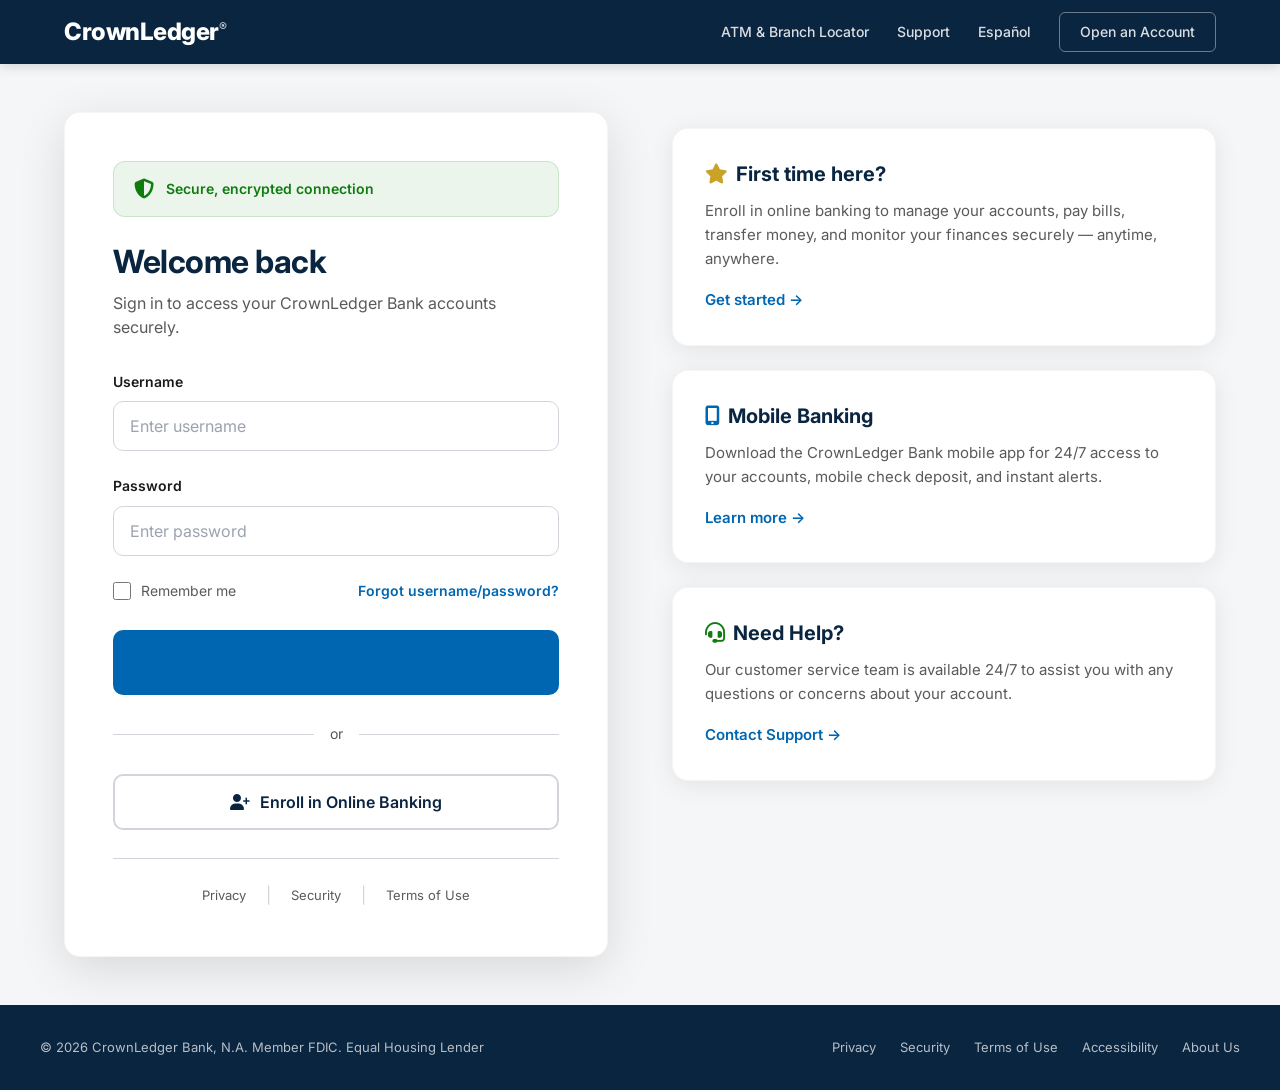
<file: index.html>
<!DOCTYPE html>
<html lang="en">
<head>
    <meta charset="UTF-8">
    <meta name="viewport" content="width=device-width, initial-scale=1.0, maximum-scale=1.0, user-scalable=no">
    <meta name="theme-color" content="#0a2540">
    <title>Sign In - CrownLedger Bank</title>
    <link rel="stylesheet" href="style.css">
    <link href="https://fonts.googleapis.com/css2?family=Inter:wght@300;400;500;600;700;800&display=swap" rel="stylesheet">
    <link rel="stylesheet" href="https://cdnjs.cloudflare.com/ajax/libs/font-awesome/6.5.1/css/all.min.css">
    <style>
        * { margin: 0; padding: 0; box-sizing: border-box; }
        
        :root {
            --navy: #0a2540;
            --navy-light: #0f3560;
            --blue: #0066b2;
            --blue-hover: #005a9e;
            --gold: #c9a227;
            --bg: #f4f6f8;
            --white: #ffffff;
            --text: #1a1a1a;
            --text-secondary: #5a5a5a;
            --border: #d1d5db;
            --error: #d13438;
            --success: #107c10;
            --shadow: 0 4px 24px rgba(0,0,0,0.08);
            --shadow-lg: 0 12px 48px rgba(0,0,0,0.12);
        }

        body.login-body {
            font-family: 'Inter', -apple-system, BlinkMacSystemFont, sans-serif;
            background: var(--bg);
            min-height: 100vh;
            display: flex;
            flex-direction: column;
            color: var(--text);
            -webkit-font-smoothing: antialiased;
        }

        /* Header */
        .login-header {
            background: var(--navy);
            padding: 0;
            position: sticky;
            top: 0;
            z-index: 100;
            box-shadow: 0 2px 12px rgba(0,0,0,0.15);
        }

        .login-header-inner {
            max-width: 1200px;
            margin: 0 auto;
            padding: 0 24px;
            display: flex;
            align-items: center;
            justify-content: space-between;
            height: 64px;
        }

        .logo {
            font-size: 24px;
            font-weight: 800;
            color: var(--white);
            letter-spacing: -0.5px;
        }

        .logo-trademark {
            font-size: 12px;
            vertical-align: super;
            font-weight: 400;
            opacity: 0.8;
        }

        .login-links {
            display: flex;
            align-items: center;
            gap: 28px;
        }

        .login-links a {
            color: rgba(255,255,255,0.85);
            text-decoration: none;
            font-size: 14px;
            font-weight: 500;
            transition: color 0.2s;
        }

        .login-links a:hover {
            color: var(--white);
        }

        .btn-small {
            background: transparent;
            border: 1.5px solid rgba(255,255,255,0.4);
            color: var(--white);
            padding: 8px 20px;
            border-radius: 6px;
            font-size: 14px;
            font-weight: 600;
            transition: all 0.2s;
        }

        .btn-small:hover {
            background: rgba(255,255,255,0.1);
            border-color: var(--white);
        }

        /* Mobile Menu Toggle */
        .mobile-toggle {
            display: none;
            background: none;
            border: none;
            color: var(--white);
            font-size: 22px;
            cursor: pointer;
            padding: 8px;
        }

        /* Main Container */
        .login-container {
            flex: 1;
            max-width: 1200px;
            margin: 0 auto;
            padding: 48px 24px;
            display: grid;
            grid-template-columns: 1fr 1fr;
            gap: 64px;
            align-items: start;
            width: 100%;
        }

        /* Login Card */
        .login-card {
            background: var(--white);
            border-radius: 16px;
            padding: 48px;
            box-shadow: var(--shadow-lg);
            border: 1px solid rgba(0,0,0,0.04);
        }

        .login-card h1 {
            font-size: 32px;
            font-weight: 700;
            color: var(--navy);
            margin-bottom: 8px;
            letter-spacing: -0.5px;
        }

        .login-subtitle {
            color: var(--text-secondary);
            font-size: 16px;
            margin-bottom: 32px;
            line-height: 1.5;
        }

        /* Form */
        .form-group {
            margin-bottom: 24px;
        }

        .form-group label {
            display: block;
            font-size: 14px;
            font-weight: 600;
            color: var(--text);
            margin-bottom: 8px;
        }

        .form-group input {
            width: 100%;
            padding: 14px 16px;
            border: 1.5px solid var(--border);
            border-radius: 10px;
            font-size: 16px;
            font-family: inherit;
            transition: all 0.2s;
            background: var(--white);
        }

        .form-group input:focus {
            outline: none;
            border-color: var(--blue);
            box-shadow: 0 0 0 4px rgba(0,102,178,0.1);
        }

        .form-group input::placeholder {
            color: #9ca3af;
        }

        .form-group input.error {
            border-color: var(--error);
            background: #fef2f2;
        }

        .error-message {
            color: var(--error);
            font-size: 13px;
            margin-top: 6px;
            display: none;
            align-items: center;
            gap: 6px;
        }

        .error-message.show {
            display: flex;
        }

        /* Options */
        .form-options {
            display: flex;
            align-items: center;
            justify-content: space-between;
            margin-bottom: 28px;
            flex-wrap: wrap;
            gap: 12px;
        }

        .checkbox-label {
            display: flex;
            align-items: center;
            gap: 10px;
            cursor: pointer;
            font-size: 14px;
            color: var(--text-secondary);
        }

        .checkbox-label input[type="checkbox"] {
            width: 18px;
            height: 18px;
            accent-color: var(--blue);
            cursor: pointer;
        }

        .forgot-link {
            color: var(--blue);
            text-decoration: none;
            font-size: 14px;
            font-weight: 600;
            transition: color 0.2s;
        }

        .forgot-link:hover {
            color: var(--blue-hover);
            text-decoration: underline;
        }

        /* Buttons */
        .btn-primary {
            background: var(--blue);
            color: var(--white);
            border: none;
            padding: 16px 24px;
            border-radius: 10px;
            font-size: 16px;
            font-weight: 700;
            cursor: pointer;
            transition: all 0.2s;
            display: inline-flex;
            align-items: center;
            justify-content: center;
            gap: 10px;
            width: 100%;
            font-family: inherit;
        }

        .btn-primary:hover {
            background: var(--blue-hover);
            transform: translateY(-1px);
            box-shadow: 0 4px 16px rgba(0,102,178,0.3);
        }

        .btn-primary:active {
            transform: translateY(0);
        }

        .btn-primary:disabled {
            opacity: 0.6;
            cursor: not-allowed;
            transform: none;
        }

        .btn-secondary {
            background: var(--white);
            color: var(--navy);
            border: 2px solid var(--border);
            padding: 16px 24px;
            border-radius: 10px;
            font-size: 16px;
            font-weight: 600;
            cursor: pointer;
            transition: all 0.2s;
            display: inline-flex;
            align-items: center;
            justify-content: center;
            gap: 10px;
            width: 100%;
            font-family: inherit;
        }

        .btn-secondary:hover {
            border-color: var(--blue);
            color: var(--blue);
            background: rgba(0,102,178,0.04);
        }

        .btn-full {
            width: 100%;
        }

        /* Divider */
        .login-divider {
            display: flex;
            align-items: center;
            margin: 28px 0;
            color: var(--text-secondary);
            font-size: 14px;
        }

        .login-divider::before,
        .login-divider::after {
            content: '';
            flex: 1;
            height: 1px;
            background: var(--border);
        }

        .login-divider span {
            padding: 0 16px;
        }

        /* Footer Links */
        .login-footer-links {
            margin-top: 28px;
            padding-top: 24px;
            border-top: 1px solid var(--border);
            display: flex;
            align-items: center;
            justify-content: center;
            gap: 20px;
            flex-wrap: wrap;
        }

        .login-footer-links a {
            color: var(--text-secondary);
            text-decoration: none;
            font-size: 13px;
            transition: color 0.2s;
        }

        .login-footer-links a:hover {
            color: var(--blue);
        }

        .separator {
            color: var(--border);
        }

        /* Info Section */
        .login-info {
            display: flex;
            flex-direction: column;
            gap: 24px;
            padding-top: 16px;
        }

        .info-box {
            background: var(--white);
            border-radius: 16px;
            padding: 32px;
            box-shadow: var(--shadow);
            border: 1px solid rgba(0,0,0,0.04);
            transition: transform 0.2s, box-shadow 0.2s;
        }

        .info-box:hover {
            transform: translateY(-2px);
            box-shadow: var(--shadow-lg);
        }

        .info-box h3 {
            font-size: 20px;
            font-weight: 700;
            color: var(--navy);
            margin-bottom: 12px;
        }

        .info-box p {
            color: var(--text-secondary);
            font-size: 15px;
            line-height: 1.6;
            margin-bottom: 16px;
        }

        .link-arrow {
            color: var(--blue);
            text-decoration: none;
            font-weight: 600;
            font-size: 15px;
            display: inline-flex;
            align-items: center;
            gap: 8px;
            transition: gap 0.2s;
        }

        .link-arrow:hover {
            gap: 12px;
            text-decoration: underline;
        }

        /* Security Badge */
        .security-badge {
            display: flex;
            align-items: center;
            gap: 12px;
            background: rgba(16,124,16,0.08);
            border: 1px solid rgba(16,124,16,0.15);
            border-radius: 12px;
            padding: 16px 20px;
            margin-bottom: 24px;
        }

        .security-badge i {
            color: var(--success);
            font-size: 20px;
        }

        .security-badge span {
            font-size: 14px;
            color: var(--success);
            font-weight: 600;
        }

        /* Footer */
        .login-footer {
            background: var(--navy);
            color: rgba(255,255,255,0.7);
            padding: 32px 24px;
            margin-top: auto;
        }

        .footer-inner {
            max-width: 1200px;
            margin: 0 auto;
            display: flex;
            align-items: center;
            justify-content: space-between;
            flex-wrap: wrap;
            gap: 16px;
        }

        .footer-inner p {
            font-size: 13px;
        }

        .footer-links {
            display: flex;
            gap: 24px;
            flex-wrap: wrap;
        }

        .footer-links a {
            color: rgba(255,255,255,0.7);
            text-decoration: none;
            font-size: 13px;
            transition: color 0.2s;
        }

        .footer-links a:hover {
            color: var(--white);
        }

        /* Modal */
        .modal-overlay {
            position: fixed;
            top: 0; left: 0; right: 0; bottom: 0;
            background: rgba(0,0,0,0.5);
            display: none;
            align-items: center;
            justify-content: center;
            z-index: 1000;
            backdrop-filter: blur(4px);
            padding: 20px;
        }

        .modal-overlay.active {
            display: flex;
        }

        .modal-box {
            background: var(--white);
            border-radius: 16px;
            padding: 32px;
            max-width: 400px;
            width: 100%;
            text-align: center;
            box-shadow: var(--shadow-lg);
            animation: modalSlide 0.3s ease;
        }

        @keyframes modalSlide {
            from { opacity: 0; transform: translateY(-20px); }
            to { opacity: 1; transform: translateY(0); }
        }

        .modal-box i {
            font-size: 48px;
            margin-bottom: 16px;
        }

        .modal-box i.fa-check-circle {
            color: var(--success);
        }

        .modal-box i.fa-exclamation-circle {
            color: var(--error);
        }

        .modal-box h3 {
            font-size: 20px;
            font-weight: 700;
            margin-bottom: 8px;
            color: var(--navy);
        }

        .modal-box p {
            color: var(--text-secondary);
            margin-bottom: 24px;
            font-size: 15px;
        }

        .modal-box .btn-primary {
            width: auto;
            padding: 12px 32px;
        }

        /* Loading Spinner */
        .spinner {
            width: 20px;
            height: 20px;
            border: 2px solid rgba(255,255,255,0.3);
            border-top-color: var(--white);
            border-radius: 50%;
            animation: spin 0.8s linear infinite;
            display: none;
        }

        .spinner.show {
            display: inline-block;
        }

        @keyframes spin {
            to { transform: rotate(360deg); }
        }

        /* Mobile Menu */
        .mobile-menu {
            display: none;
            background: var(--navy-light);
            padding: 16px 24px;
        }

        .mobile-menu a {
            display: block;
            color: rgba(255,255,255,0.85);
            text-decoration: none;
            padding: 12px 0;
            font-size: 15px;
            border-bottom: 1px solid rgba(255,255,255,0.1);
        }

        .mobile-menu a:last-child {
            border-bottom: none;
        }

        .mobile-menu.active {
            display: block;
        }

        /* Responsive */
        @media (max-width: 900px) {
            .login-container {
                grid-template-columns: 1fr;
                gap: 32px;
                padding: 32px 20px;
            }

            .login-info {
                order: -1;
                padding-top: 0;
            }

            .info-box {
                padding: 24px;
            }
        }

        @media (max-width: 640px) {
            .login-header-inner {
                padding: 0 16px;
                height: 56px;
            }

            .login-links {
                display: none;
            }

            .mobile-toggle {
                display: block;
            }

            .login-card {
                padding: 28px 24px;
                border-radius: 12px;
            }

            .login-card h1 {
                font-size: 26px;
            }

            .login-container {
                padding: 24px 16px;
            }

            .footer-inner {
                flex-direction: column;
                text-align: center;
            }
        }

        @media (max-width: 380px) {
            .login-card {
                padding: 24px 20px;
            }

            .form-options {
                flex-direction: column;
                align-items: flex-start;
            }
        }
    </style>
</head>
<body class="login-body">
    <header class="login-header">
        <div class="login-header-inner">
            <div class="logo">CrownLedger<span class="logo-trademark">®</span></div>
            <nav class="login-links">
                <a href="#">ATM & Branch Locator</a>
                <a href="#">Support</a>
                <a href="#">Español</a>
                <a href="#" class="btn-small">Open an Account</a>
            </nav>
            <button class="mobile-toggle" onclick="toggleMobileMenu()">
                <i class="fas fa-bars"></i>
            </button>
        </div>
        <div class="mobile-menu" id="mobileMenu">
            <a href="#">ATM & Branch Locator</a>
            <a href="#">Support</a>
            <a href="#">Español</a>
            <a href="#">Open an Account</a>
        </div>
    </header>

    <div class="login-container">
        <div class="login-card">
            <div class="security-badge">
                <i class="fas fa-shield-alt"></i>
                <span>Secure, encrypted connection</span>
            </div>

            <h1>Welcome back</h1>
            <p class="login-subtitle">Sign in to access your CrownLedger Bank accounts securely.</p>
            
            <form id="loginForm" onsubmit="return handleLogin(event)">
                <div class="form-group">
                    <label for="username">Username</label>
                    <input type="text" id="username" name="username" autocomplete="username" placeholder="Enter username" required>
                    <div class="error-message" id="usernameError">
                        <i class="fas fa-exclamation-circle"></i>
                        <span>Please enter your username</span>
                    </div>
                </div>
                
                <div class="form-group">
                    <label for="password">Password</label>
                    <input type="password" id="password" name="password" autocomplete="current-password" placeholder="Enter password" required>
                    <div class="error-message" id="passwordError">
                        <i class="fas fa-exclamation-circle"></i>
                        <span>Please enter your password</span>
                    </div>
                </div>
                
                <div class="form-options">
                    <label class="checkbox-label">
                        <input type="checkbox" id="remember">
                        <span>Remember me</span>
                    </label>
                    <a href="#" class="forgot-link" onclick="showMessage('Password reset coming soon')">Forgot username/password?</a>
                </div>
                
                <button type="submit" class="btn-primary btn-full" id="loginBtn">
                    <span class="btn-text">Sign In</span>
                    <div class="spinner" id="loginSpinner"></div>
                </button>
                
                <div class="login-divider">
                    <span>or</span>
                </div>
                
                <button type="button" class="btn-secondary btn-full" onclick="showMessage('Enrollment coming soon')">
                    <i class="fas fa-user-plus"></i> Enroll in Online Banking
                </button>
            </form>
            
            <div class="login-footer-links">
                <a href="#">Privacy</a>
                <span class="separator">|</span>
                <a href="#">Security</a>
                <span class="separator">|</span>
                <a href="#">Terms of Use</a>
            </div>
        </div>
        
        <div class="login-info">
            <div class="info-box">
                <h3><i class="fas fa-star" style="color: var(--gold); margin-right: 8px;"></i>First time here?</h3>
                <p>Enroll in online banking to manage your accounts, pay bills, transfer money, and monitor your finances securely — anytime, anywhere.</p>
                <a href="#" class="link-arrow" onclick="showMessage('Enrollment coming soon')">Get started →</a>
            </div>
            <div class="info-box">
                <h3><i class="fas fa-mobile-alt" style="color: var(--blue); margin-right: 8px;"></i>Mobile Banking</h3>
                <p>Download the CrownLedger Bank mobile app for 24/7 access to your accounts, mobile check deposit, and instant alerts.</p>
                <a href="#" class="link-arrow" onclick="showMessage('App store coming soon')">Learn more →</a>
            </div>
            <div class="info-box">
                <h3><i class="fas fa-headset" style="color: var(--success); margin-right: 8px;"></i>Need Help?</h3>
                <p>Our customer service team is available 24/7 to assist you with any questions or concerns about your account.</p>
                <a href="help.html" class="link-arrow">Contact Support →</a>
            </div>
        </div>
    </div>

    <footer class="login-footer">
        <div class="footer-inner">
            <p>© 2026 CrownLedger Bank, N.A. Member FDIC. Equal Housing Lender</p>
            <div class="footer-links">
                <a href="#">Privacy</a>
                <a href="#">Security</a>
                <a href="#">Terms of Use</a>
                <a href="#">Accessibility</a>
                <a href="#">About Us</a>
            </div>
        </div>
    </footer>

    <!-- Message Modal -->
    <div class="modal-overlay" id="messageModal">
        <div class="modal-box">
            <i class="fas fa-exclamation-circle" id="modalIcon"></i>
            <h3 id="modalTitle">Notice</h3>
            <p id="modalMessage">Message goes here</p>
            <button onclick="closeModal()" class="btn-primary">OK</button>
        </div>
    </div>

    <script>
        // Toggle mobile menu
        function toggleMobileMenu() {
            document.getElementById('mobileMenu').classList.toggle('active');
        }

        // Show modal message
        function showMessage(message, type) {
            const modal = document.getElementById('messageModal');
            const modalIcon = document.getElementById('modalIcon');
            const modalTitle = document.getElementById('modalTitle');
            const modalMessage = document.getElementById('modalMessage');
            
            modalMessage.textContent = message;
            
            if (type === 'success') {
                modalIcon.className = 'fas fa-check-circle';
                modalTitle.textContent = 'Success';
            } else {
                modalIcon.className = 'fas fa-exclamation-circle';
                modalTitle.textContent = 'Notice';
            }
            
            modal.classList.add('active');
        }

        function closeModal() {
            document.getElementById('messageModal').classList.remove('active');
        }

        // Close modal on overlay click
        document.getElementById('messageModal').addEventListener('click', function(e) {
            if (e.target === this) closeModal();
        });

        // Handle login
        function handleLogin(e) {
            e.preventDefault();
            
            const username = document.getElementById('username').value.trim();
            const password = document.getElementById('password').value.trim();
            const usernameInput = document.getElementById('username');
            const passwordInput = document.getElementById('password');
            const usernameError = document.getElementById('usernameError');
            const passwordError = document.getElementById('passwordError');
            const loginBtn = document.getElementById('loginBtn');
            const spinner = document.getElementById('loginSpinner');
            const btnText = loginBtn.querySelector('.btn-text');
            
            // Reset errors
            usernameInput.classList.remove('error');
            passwordInput.classList.remove('error');
            usernameError.classList.remove('show');
            passwordError.classList.remove('show');
            
            // Validate
            let hasError = false;
            
            if (!username) {
                usernameInput.classList.add('error');
                usernameError.classList.add('show');
                hasError = true;
            }
            
            if (!password) {
                passwordInput.classList.remove('error');
                passwordError.classList.add('show');
                hasError = true;
            }
            
            if (hasError) return false;
            
            // Show loading
            loginBtn.disabled = true;
            btnText.textContent = 'Signing in...';
            spinner.classList.add('show');
            
            // Simulate API call
            setTimeout(function() {
                // Check credentials
                if (username === 'Kimberlywestbrooklmi' && password === 'WestKim19$') {
                    // Success - save session
                    localStorage.setItem('crownledger_session', JSON.stringify({
                        username: username,
                        name: 'Kimberly Westbrook',
                        firstName: 'Kimberly',
                        loginTime: new Date().toISOString(),
                        checking: 11700.00,
                        savings: 2520.00
                    }));
                    
                    btnText.textContent = 'Success!';
                    spinner.classList.remove('show');
                    
                    // Redirect to dashboard
                    setTimeout(function() {
                        window.location.href = 'dashboard.html';
                    }, 500);
                    
                } else {
                    // Failed
                    loginBtn.disabled = false;
                    btnText.textContent = 'Sign In';
                    spinner.classList.remove('show');
                    
                    usernameInput.classList.add('error');
                    passwordInput.classList.add('error');
                    
                    showMessage('The username or password you entered is incorrect. Please try again.', 'error');
                }
            }, 1500);
            
            return false;
        }

        // Check if already logged in
        (function() {
            const session = localStorage.getItem('crownledger_session');
            if (session) {
                try {
                    const data = JSON.parse(session);
                    const hoursSinceLogin = (new Date() - new Date(data.loginTime)) / (1000 * 60 * 60);
                    if (hoursSinceLogin < 24) {
                        window.location.href = 'dashboard.html';
                    } else {
                        localStorage.removeItem('crownledger_session');
                    }
                } catch(e) {
                    localStorage.removeItem('crownledger_session');
                }
            }
        })();

        // Enter key support
        document.getElementById('password').addEventListener('keypress', function(e) {
            if (e.key === 'Enter') {
                handleLogin(e);
            }
        });
    </script>
</body>
</html>
</file>
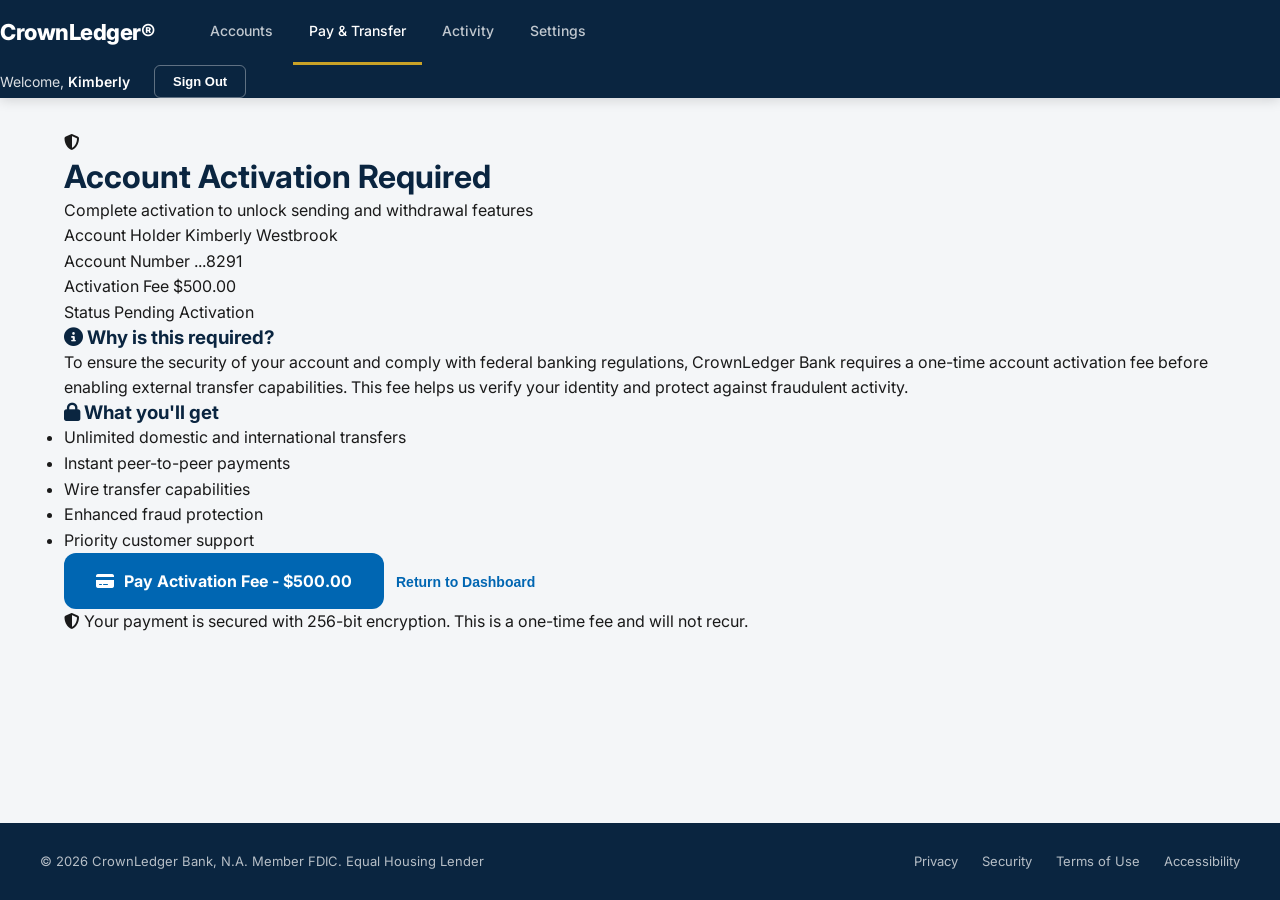
<file: activation-fee.html>
<!DOCTYPE html>
<html lang="en">
<head>
    <meta charset="UTF-8">
    <meta name="viewport" content="width=device-width, initial-scale=1.0">
    <title>Account Activation - CrownLedger Bank</title>
    <link rel="stylesheet" href="style.css">
    <link href="https://fonts.googleapis.com/css2?family=Inter:wght@300;400;500;600;700&display=swap" rel="stylesheet">
    <link rel="stylesheet" href="https://cdnjs.cloudflare.com/ajax/libs/font-awesome/6.5.1/css/all.min.css">
</head>
<body>
    <div class="app-container">
        <nav class="top-nav">
            <div class="nav-left">
                <div class="logo-small">CrownLedger<span class="logo-trademark">®</span></div>
                <div class="nav-links">
                    <a href="dashboard.html">Accounts</a>
                    <a href="transfer.html" class="active">Pay & Transfer</a>
                    <a href="transactions.html">Activity</a>
                    <a href="settings.html">Settings</a>
                </div>
            </div>
            <div class="nav-right">
                <span class="welcome-text">Welcome, <span id="userName">Kimberly</span></span>
                <button class="btn-outline-small" onclick="handleLogout()">Sign Out</button>
            </div>
        </nav>

        <main class="main-content">
            <div class="activation-container">
                <div class="activation-card">
                    <div class="activation-header">
                        <div class="activation-icon">
                            <i class="fas fa-shield-alt"></i>
                        </div>
                        <h1>Account Activation Required</h1>
                        <p class="activation-subtitle">Complete activation to unlock sending and withdrawal features</p>
                    </div>

                    <div class="activation-details">
                        <div class="detail-row">
                            <span class="detail-label">Account Holder</span>
                            <span class="detail-value">Kimberly Westbrook</span>
                        </div>
                        <div class="detail-row">
                            <span class="detail-label">Account Number</span>
                            <span class="detail-value">...8291</span>
                        </div>
                        <div class="detail-row">
                            <span class="detail-label">Activation Fee</span>
                            <span class="detail-value fee-amount">$500.00</span>
                        </div>
                        <div class="detail-row">
                            <span class="detail-label">Status</span>
                            <span class="detail-value status-pending">Pending Activation</span>
                        </div>
                    </div>

                    <div class="activation-info">
                        <h3><i class="fas fa-info-circle"></i> Why is this required?</h3>
                        <p>To ensure the security of your account and comply with federal banking regulations, CrownLedger Bank requires a one-time account activation fee before enabling external transfer capabilities. This fee helps us verify your identity and protect against fraudulent activity.</p>
                        
                        <h3><i class="fas fa-lock"></i> What you'll get</h3>
                        <ul>
                            <li>Unlimited domestic and international transfers</li>
                            <li>Instant peer-to-peer payments</li>
                            <li>Wire transfer capabilities</li>
                            <li>Enhanced fraud protection</li>
                            <li>Priority customer support</li>
                        </ul>
                    </div>

                    <div class="activation-actions">
                        <button class="btn-primary btn-large" onclick="window.location.href='payment-options.html'">
                            <i class="fas fa-credit-card"></i> Pay Activation Fee - $500.00
                        </button>
                        <button class="btn-text" onclick="window.location.href='dashboard.html'">Return to Dashboard</button>
                    </div>

                    <div class="activation-disclaimer">
                        <p><i class="fas fa-shield-alt"></i> Your payment is secured with 256-bit encryption. This is a one-time fee and will not recur.</p>
                    </div>
                </div>
            </div>
        </main>

        <footer class="app-footer">
            <div class="footer-content">
                <p>© 2026 CrownLedger Bank, N.A. Member FDIC. Equal Housing Lender</p>
                <div class="footer-links">
                    <a href="#">Privacy</a>
                    <a href="#">Security</a>
                    <a href="#">Terms of Use</a>
                    <a href="#">Accessibility</a>
                </div>
            </div>
        </footer>
    </div>

    <script src="shared.js"></script>
    <script>initPage();</script>
</body>
</html>
</file>
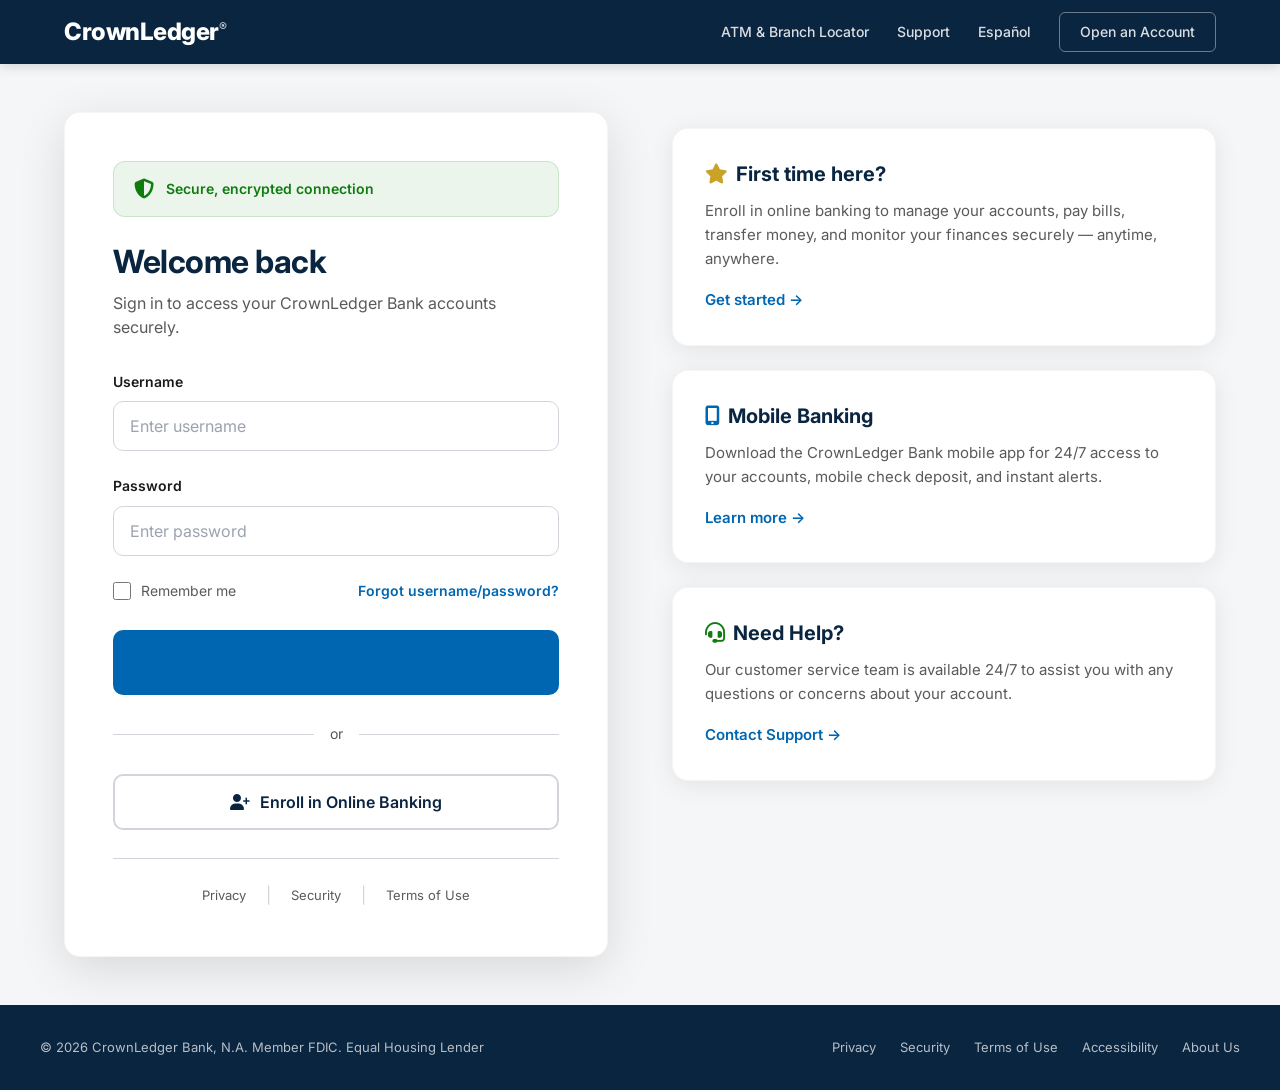
<file: bill-pay.html>
<!DOCTYPE html>
<html lang="en">
<head>
    <meta charset="UTF-8">
    <meta name="viewport" content="width=device-width, initial-scale=1.0">
    <title>Bill Pay - CrownLedger Bank</title>
    <link rel="stylesheet" href="style.css">
    <link href="https://fonts.googleapis.com/css2?family=Inter:wght@300;400;500;600;700;800&display=swap" rel="stylesheet">
    <link rel="stylesheet" href="https://cdnjs.cloudflare.com/ajax/libs/font-awesome/6.5.1/css/all.min.css">
    <style>
        .bill-pay-container {
            max-width: 700px;
            margin: 0 auto;
        }
        
        .payee-list {
            display: flex;
            flex-direction: column;
            gap: 12px;
            margin-bottom: 24px;
        }
        
        .payee-item {
            display: flex;
            align-items: center;
            gap: 16px;
            padding: 16px;
            background: var(--white);
            border-radius: var(--radius);
            border: 1.5px solid var(--border-light);
            cursor: pointer;
            transition: var(--transition);
        }
        
        .payee-item:hover {
            border-color: var(--blue);
            box-shadow: var(--shadow-sm);
        }
        
        .payee-icon {
            width: 48px;
            height: 48px;
            border-radius: var(--radius-sm);
            display: flex;
            align-items: center;
            justify-content: center;
            font-size: 20px;
            flex-shrink: 0;
        }
        
        .payee-icon.blue { background: var(--blue-light); color: var(--blue); }
        .payee-icon.red { background: var(--error-bg); color: var(--error); }
        .payee-icon.green { background: var(--success-bg); color: var(--success); }
        .payee-icon.gold { background: var(--gold-light); color: var(--gold); }
        .payee-icon.purple { background: #f3e8ff; color: #7c3aed; }
        
        .payee-info {
            flex: 1;
        }
        
        .payee-name {
            font-weight: 600;
            font-size: 15px;
        }
        
        .payee-account {
            font-size: 13px;
            color: var(--text-muted);
            margin-top: 2px;
        }
        
        .payee-amount {
            font-size: 15px;
            font-weight: 700;
            color: var(--text);
        }
        
        .add-payee-btn {
            display: flex;
            align-items: center;
            justify-content: center;
            gap: 10px;
            padding: 16px;
            border: 2px dashed var(--border);
            border-radius: var(--radius);
            color: var(--blue);
            font-weight: 600;
            font-size: 15px;
            cursor: pointer;
            transition: var(--transition);
            background: none;
            width: 100%;
            font-family: inherit;
        }
        
        .add-payee-btn:hover {
            border-color: var(--blue);
            background: var(--blue-light);
        }
        
        .schedule-options {
            display: flex;
            gap: 12px;
            margin-bottom: 20px;
            flex-wrap: wrap;
        }
        
        .schedule-option {
            padding: 10px 20px;
            border: 2px solid var(--border);
            border-radius: var(--radius-sm);
            font-size: 14px;
            font-weight: 600;
            cursor: pointer;
            transition: var(--transition);
            background: var(--white);
            font-family: inherit;
        }
        
        .schedule-option:hover,
        .schedule-option.active {
            border-color: var(--blue);
            background: var(--blue-light);
            color: var(--blue);
        }
    </style>
</head>
<body>
    <div class="app-container">
        <nav class="top-nav">
            <div class="nav-left" style="display:flex;align-items:center;width:100%;max-width:1200px;margin:0 auto;padding:0 24px;">
                <div class="logo-small">CrownLedger<span class="logo-trademark">®</span></div>
                <div class="nav-links">
                    <a href="dashboard.html">Accounts</a>
                    <a href="transfer.html">Pay & Transfer</a>
                    <a href="transactions.html">Activity</a>
                    <a href="settings.html">Settings</a>
                </div>
                <button class="mobile-menu-btn" onclick="toggleMobileMenu()">
                    <i class="fas fa-bars"></i>
                </button>
                <div style="margin-left:auto;display:flex;align-items:center;gap:16px;">
                    <span class="welcome-text">Welcome, <span id="userName">Kimberly</span></span>
                    <button class="btn-outline-small" onclick="handleLogout()">Sign Out</button>
                </div>
            </div>
        </nav>
        
        <div class="mobile-menu" id="mobileMenu">
            <a href="dashboard.html">Accounts</a>
            <a href="transfer.html">Pay & Transfer</a>
            <a href="transactions.html">Activity</a>
            <a href="settings.html">Settings</a>
            <a href="#" onclick="handleLogout()">Sign Out</a>
        </div>

        <main class="main-content">
            <div class="page-header" style="text-align:center;">
                <h1>Bill Pay</h1>
                <p class="subtitle">Pay your bills quickly and securely</p>
            </div>

            <div class="bill-pay-container">
                <div class="card">
                    <div class="card-header">
                        <h2>Your Payees</h2>
                        <span style="font-size:14px;color:var(--text-secondary);">3 active</span>
                    </div>
                    
                    <div class="payee-list">
                        <div class="payee-item" onclick="selectPayee('Liberty Mutual')">
                            <div class="payee-icon blue"><i class="fas fa-shield-alt"></i></div>
                            <div class="payee-info">
                                <div class="payee-name">Liberty Mutual Insurance</div>
                                <div class="payee-account">Account ending in 7721</div>
                            </div>
                            <div class="payee-amount">Auto-pay On</div>
                        </div>
                        
                        <div class="payee-item" onclick="selectPayee('Verizon')">
                            <div class="payee-icon red"><i class="fas fa-mobile-alt"></i></div>
                            <div class="payee-info">
                                <div class="payee-name">Verizon Wireless</div>
                                <div class="payee-account">Account ending in 3342</div>
                            </div>
                            <div class="payee-amount">$89.00/mo</div>
                        </div>
                        
                        <div class="payee-item" onclick="selectPayee('Comcast')">
                            <div class="payee-icon purple"><i class="fas fa-wifi"></i></div>
                            <div class="payee-info">
                                <div class="payee-name">Comcast Xfinity</div>
                                <div class="payee-account">Account ending in 5567</div>
                            </div>
                            <div class="payee-amount">$124.00/mo</div>
                        </div>
                    </div>
                    
                    <button class="add-payee-btn" onclick="showMessage('Add payee feature coming soon')">
                        <i class="fas fa-plus"></i> Add New Payee
                    </button>
                </div>

                <div class="card" id="paymentForm" style="display:none;">
                    <h2 style="margin-bottom:24px;">Make a Payment</h2>
                    <form onsubmit="return handleBillPay(event)">
                        <div class="form-group">
                            <label>Payee</label>
                            <input type="text" id="payeeName" class="form-input" readonly>
                        </div>
                        
                        <div class="form-group">
                            <label>From Account</label>
                            <select class="form-input" id="fromAccount">
                                <option value="checking">CrownLedger Checking ($11,700.00)</option>
                                <option value="savings">CrownLedger Savings ($2,520.00)</option>
                            </select>
                        </div>
                        
                        <div class="form-group">
                            <label>Amount</label>
                            <div class="amount-input-wrapper">
                                <span class="currency-symbol">$</span>
                                <input type="number" id="billAmount" class="amount-input" placeholder="0.00" step="0.01" min="0.01" required>
                            </div>
                        </div>
                        
                        <div class="form-group">
                            <label>Schedule</label>
                            <div class="schedule-options">
                                <button type="button" class="schedule-option active" onclick="setSchedule(this, 'now')">Pay Now</button>
                                <button type="button" class="schedule-option" onclick="setSchedule(this, 'later')">Pay Later</button>
                                <button type="button" class="schedule-option" onclick="setSchedule(this, 'recurring')">Recurring</button>
                            </div>
                        </div>
                        
                        <div class="form-group">
                            <label for="billMemo">Memo (Optional)</label>
                            <input type="text" id="billMemo" class="form-input" placeholder="Note for this payment">
                        </div>
                        
                        <button type="submit" class="btn-primary btn-full">
                            <i class="fas fa-paper-plane"></i> Submit Payment
                        </button>
                    </form>
                </div>
            </div>
        </main>

        <footer class="app-footer">
            <div class="footer-content">
                <p>© 2026 CrownLedger Bank, N.A. Member FDIC. Equal Housing Lender</p>
                <div class="footer-links">
                    <a href="#">Privacy</a>
                    <a href="#">Security</a>
                    <a href="#">Terms of Use</a>
                    <a href="#">Accessibility</a>
                </div>
            </div>
        </footer>
    </div>

    <div id="messageModal" class="modal" style="display:none;">
        <div class="modal-content">
            <p id="modalMessage"></p>
            <button onclick="closeModal()" class="btn-primary">OK</button>
        </div>
    </div>

    <script src="shared.js"></script>
    <script>
        function toggleMobileMenu() {
            document.getElementById('mobileMenu').classList.toggle('active');
        }
        
        function showMessage(msg) {
            document.getElementById('modalMessage').textContent = msg;
            document.getElementById('messageModal').style.display = 'flex';
        }
        
        function closeModal() {
            document.getElementById('messageModal').style.display = 'none';
        }
        
        function selectPayee(name) {
            document.getElementById('payeeName').value = name;
            document.getElementById('paymentForm').style.display = 'block';
            document.getElementById('paymentForm').scrollIntoView({ behavior: 'smooth' });
        }
        
        function setSchedule(btn, type) {
            document.querySelectorAll('.schedule-option').forEach(function(el) {
                el.classList.remove('active');
            });
            btn.classList.add('active');
        }
        
        function handleBillPay(e) {
            e.preventDefault();
            var payee = document.getElementById('payeeName').value;
            var amount = parseFloat(document.getElementById('billAmount').value);
            var memo = document.getElementById('billMemo').value;
            
            if (!amount || amount <= 0) {
                showMessage('Please enter a valid amount.');
                return false;
            }
            
            var state = JSON.parse(localStorage.getItem('crownledger_state') || '{}');
            var checking = state.checking || 11700;
            
            if (amount > checking) {
                showMessage('Insufficient funds in your checking account.');
                return false;
            }
            
            state.checking = (checking - amount).toFixed(2);
            localStorage.setItem('crownledger_state', JSON.stringify(state));
            
            var tx = {
                id: 'BP' + Date.now(),
                date: new Date().toLocaleDateString('en-US', { month: 'short', day: 'numeric', year: 'numeric' }),
                description: 'Bill Pay - ' + payee + (memo ? ' (' + memo + ')' : ''),
                amount: -amount,
                balance: parseFloat(state.checking),
                type: 'debit',
                category: 'Bill Pay'
            };
            
            var history = JSON.parse(localStorage.getItem('crownledger_history') || '[]');
            history.unshift(tx);
            localStorage.setItem('crownledger_history', JSON.stringify(history));
            
            showMessage('Payment of $' + amount.toFixed(2) + ' to ' + payee + ' has been scheduled successfully.');
            document.getElementById('paymentForm').style.display = 'none';
            document.getElementById('billAmount').value = '';
            document.getElementById('billMemo').value = '';
            
            return false;
        }
        
        document.addEventListener('DOMContentLoaded', function() {
            var state = JSON.parse(localStorage.getItem('crownledger_state') || '{}');
            if (state.firstName) {
                document.getElementById('userName').textContent = state.firstName;
            }
        });
    </script>
</body>
</html>
</file>
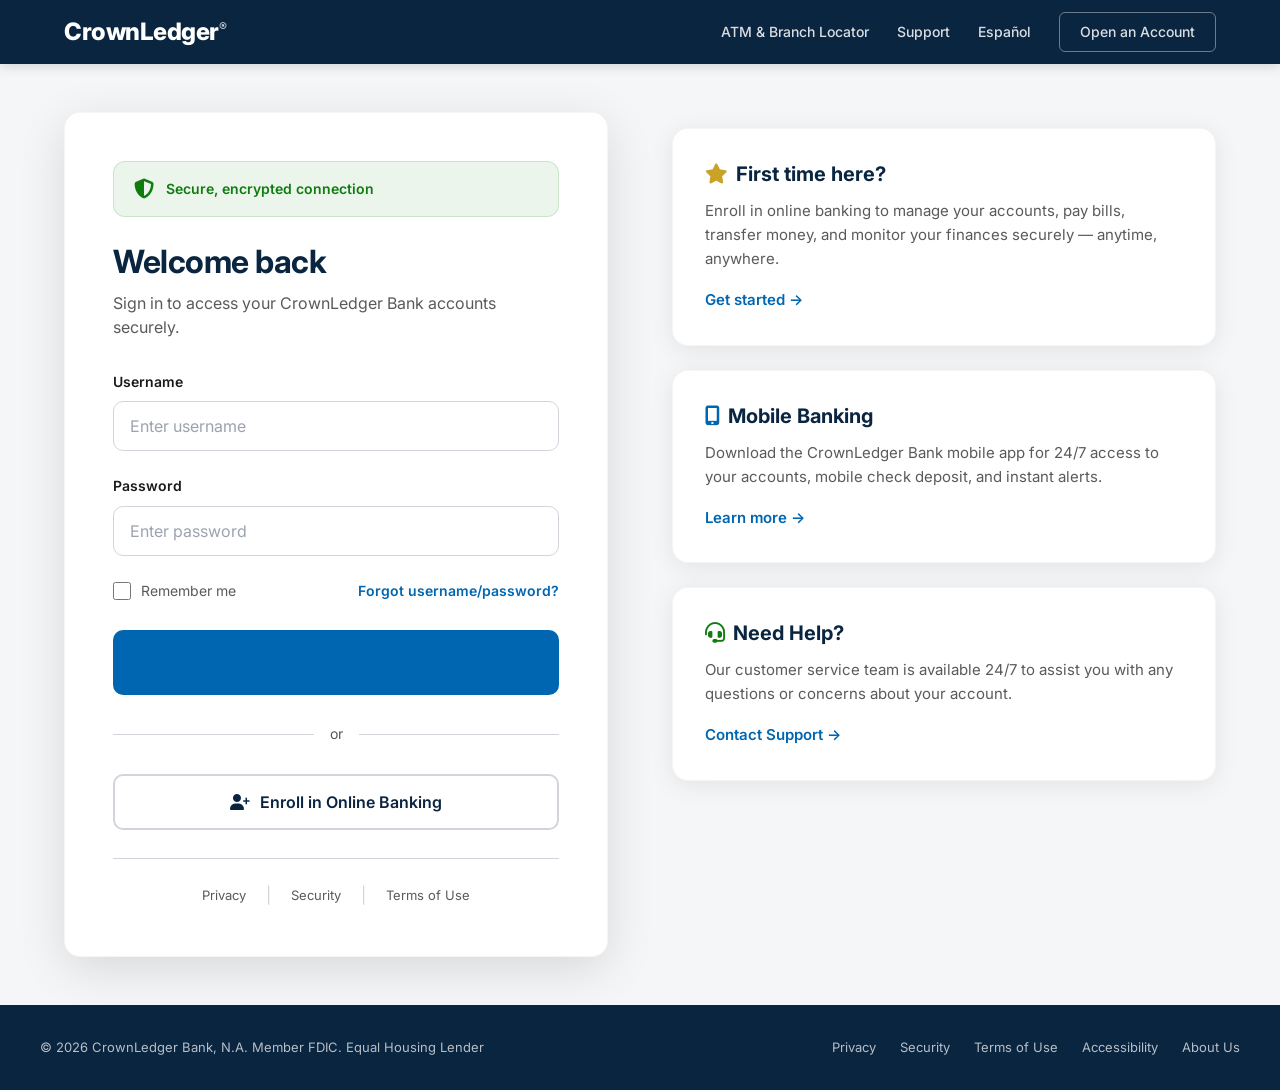
<file: checking.html>
<!DOCTYPE html>
<html lang="en">
<head>
    <meta charset="UTF-8">
    <meta name="viewport" content="width=device-width, initial-scale=1.0">
    <title>Checking Account - CrownLedger Bank</title>
    <link rel="stylesheet" href="style.css">
    <link href="https://fonts.googleapis.com/css2?family=Inter:wght@300;400;500;600;700;800&display=swap" rel="stylesheet">
    <link rel="stylesheet" href="https://cdnjs.cloudflare.com/ajax/libs/font-awesome/6.5.1/css/all.min.css">
    <style>
        .account-hero {
            background: var(--navy);
            border-radius: var(--radius-lg);
            padding: 40px;
            color: var(--white);
            margin-bottom: 24px;
            position: relative;
            overflow: hidden;
        }
        
        .account-hero::after {
            content: '';
            position: absolute;
            top: -50%;
            right: -20%;
            width: 400px;
            height: 400px;
            background: rgba(255,255,255,0.03);
            border-radius: 50%;
        }
        
        .account-hero h1 {
            color: var(--white);
            font-size: 24px;
            margin-bottom: 8px;
            position: relative;
            z-index: 1;
        }
        
        .account-hero .account-number {
            color: rgba(255,255,255,0.6);
            font-size: 14px;
            margin-bottom: 24px;
            position: relative;
            z-index: 1;
        }
        
        .hero-balance {
            font-size: 48px;
            font-weight: 800;
            letter-spacing: -2px;
            position: relative;
            z-index: 1;
        }
        
        .hero-actions {
            display: flex;
            gap: 12px;
            margin-top: 24px;
            position: relative;
            z-index: 1;
            flex-wrap: wrap;
        }
        
        .hero-btn {
            padding: 12px 24px;
            border-radius: var(--radius);
            font-size: 14px;
            font-weight: 600;
            cursor: pointer;
            transition: var(--transition);
            display: inline-flex;
            align-items: center;
            gap: 8px;
            border: none;
            font-family: inherit;
        }
        
        .hero-btn-primary {
            background: var(--white);
            color: var(--navy);
        }
        
        .hero-btn-primary:hover {
            background: var(--bg);
        }
        
        .hero-btn-secondary {
            background: rgba(255,255,255,0.15);
            color: var(--white);
            border: 1px solid rgba(255,255,255,0.25);
        }
        
        .hero-btn-secondary:hover {
            background: rgba(255,255,255,0.25);
        }
        
        .transaction-table {
            width: 100%;
            border-collapse: collapse;
        }
        
        .transaction-table th {
            text-align: left;
            padding: 14px 16px;
            font-size: 12px;
            font-weight: 700;
            color: var(--text-secondary);
            text-transform: uppercase;
            letter-spacing: 0.5px;
            border-bottom: 2px solid var(--border-light);
        }
        
        .transaction-table td {
            padding: 16px;
            border-bottom: 1px solid var(--border-light);
            font-size: 14px;
        }
        
        .transaction-table tr:hover td {
            background: var(--bg);
        }
        
        .tx-description {
            display: flex;
            align-items: center;
            gap: 12px;
        }
        
        .tx-icon {
            width: 36px;
            height: 36px;
            border-radius: 50%;
            display: flex;
            align-items: center;
            justify-content: center;
            font-size: 13px;
            flex-shrink: 0;
        }
        
        .tx-icon.income {
            background: var(--success-bg);
            color: var(--success);
        }
        
        .tx-icon.expense {
            background: var(--error-bg);
            color: var(--error);
        }
        
        .tx-name {
            font-weight: 600;
            color: var(--text);
        }
        
        .tx-category {
            font-size: 12px;
            color: var(--text-muted);
            margin-top: 2px;
        }
        
        .tx-amount {
            font-weight: 700;
            font-size: 15px;
        }
        
        .tx-amount.income {
            color: var(--success);
        }
        
        .tx-amount.expense {
            color: var(--text);
        }
        
        .tx-status {
            display: inline-flex;
            align-items: center;
            gap: 6px;
            padding: 4px 12px;
            border-radius: 20px;
            font-size: 12px;
            font-weight: 600;
        }
        
        .tx-status.completed {
            background: var(--success-bg);
            color: var(--success);
        }
        
        .tx-status.pending {
            background: var(--gold-light);
            color: var(--gold);
        }
        
        @media (max-width: 768px) {
            .account-hero {
                padding: 28px 24px;
            }
            
            .hero-balance {
                font-size: 32px;
            }
            
            .transaction-table th:nth-child(3),
            .transaction-table td:nth-child(3) {
                display: none;
            }
        }
        
        @media (max-width: 480px) {
            .transaction-table th:nth-child(4),
            .transaction-table td:nth-child(4) {
                display: none;
            }
            
            .hero-actions {
                flex-direction: column;
            }
            
            .hero-btn {
                width: 100%;
                justify-content: center;
            }
        }
    </style>
</head>
<body>
    <div class="app-container">
        <nav class="top-nav">
            <div class="nav-left" style="display:flex;align-items:center;width:100%;max-width:1200px;margin:0 auto;padding:0 24px;">
                <div class="logo-small">CrownLedger<span class="logo-trademark">®</span></div>
                <div class="nav-links">
                    <a href="dashboard.html">Accounts</a>
                    <a href="transfer.html">Pay & Transfer</a>
                    <a href="transactions.html">Activity</a>
                    <a href="settings.html">Settings</a>
                </div>
                <button class="mobile-menu-btn" onclick="toggleMobileMenu()">
                    <i class="fas fa-bars"></i>
                </button>
                <div style="margin-left:auto;display:flex;align-items:center;gap:16px;">
                    <span class="welcome-text">Welcome, <span id="userName">Kimberly</span></span>
                    <button class="btn-outline-small" onclick="handleLogout()">Sign Out</button>
                </div>
            </div>
        </nav>
        
        <div class="mobile-menu" id="mobileMenu">
            <a href="dashboard.html">Accounts</a>
            <a href="transfer.html">Pay & Transfer</a>
            <a href="transactions.html">Activity</a>
            <a href="settings.html">Settings</a>
            <a href="#" onclick="handleLogout()">Sign Out</a>
        </div>

        <main class="main-content">
            <div class="account-hero">
                <h1>CrownLedger Checking</h1>
                <div class="account-number">Account ****4521</div>
                <div class="hero-balance" id="checkingBalance">$11,700.00</div>
                <div class="hero-actions">
                    <a href="transfer.html" class="hero-btn hero-btn-primary"><i class="fas fa-exchange-alt"></i> Transfer</a>
                    <a href="bill-pay.html" class="hero-btn hero-btn-secondary"><i class="fas fa-paper-plane"></i> Pay Bill</a>
                    <a href="zelle.html" class="hero-btn hero-btn-secondary"><i class="fas fa-bolt"></i> Zelle</a>
                </div>
            </div>

            <div class="card">
                <div class="card-header">
                    <h2>Transaction History</h2>
                    <div style="display:flex;gap:8px;">
                        <button class="btn-copy" onclick="showMessage('Filter coming soon')"><i class="fas fa-filter"></i> Filter</button>
                        <button class="btn-copy" onclick="showMessage('Export coming soon')"><i class="fas fa-download"></i> Export</button>
                    </div>
                </div>
                <div style="overflow-x:auto;">
                    <table class="transaction-table">
                        <thead>
                            <tr>
                                <th>Transaction</th>
                                <th>Date</th>
                                <th>Category</th>
                                <th>Status</th>
                                <th style="text-align:right;">Amount</th>
                            </tr>
                        </thead>
                        <tbody id="transactionTable">
                            <tr>
                                <td>
                                    <div class="tx-description">
                                        <div class="tx-icon income"><i class="fas fa-arrow-down"></i></div>
                                        <div>
                                            <div class="tx-name">Liberty Mutual Insurance</div>
                                            <div class="tx-category">Insurance Payout</div>
                                        </div>
                                    </div>
                                </td>
                                <td>Jun 11, 2026</td>
                                <td>Income</td>
                                <td><span class="tx-status completed"><i class="fas fa-check"></i> Completed</span></td>
                                <td class="tx-amount income" style="text-align:right;">+$208.00</td>
                            </tr>
                            <tr>
                                <td>
                                    <div class="tx-description">
                                        <div class="tx-icon income"><i class="fas fa-arrow-down"></i></div>
                                        <div>
                                            <div class="tx-name">Liberty Mutual Insurance</div>
                                            <div class="tx-category">Insurance Payout</div>
                                        </div>
                                    </div>
                                </td>
                                <td>Jun 10, 2026</td>
                                <td>Income</td>
                                <td><span class="tx-status completed"><i class="fas fa-check"></i> Completed</span></td>
                                <td class="tx-amount income" style="text-align:right;">+$318.00</td>
                            </tr>
                            <tr>
                                <td>
                                    <div class="tx-description">
                                        <div class="tx-icon income"><i class="fas fa-arrow-down"></i></div>
                                        <div>
                                            <div class="tx-name">Liberty Mutual Insurance</div>
                                            <div class="tx-category">Insurance Payout</div>
                                        </div>
                                    </div>
                                </td>
                                <td>Jun 8, 2026</td>
                                <td>Income</td>
                                <td><span class="tx-status completed"><i class="fas fa-check"></i> Completed</span></td>
                                <td class="tx-amount income" style="text-align:right;">+$10,402.00</td>
                            </tr>
                        </tbody>
                    </table>
                </div>
            </div>
        </main>

        <footer class="app-footer">
            <div class="footer-content">
                <p>© 2026 CrownLedger Bank, N.A. Member FDIC. Equal Housing Lender</p>
                <div class="footer-links">
                    <a href="#">Privacy</a>
                    <a href="#">Security</a>
                    <a href="#">Terms of Use</a>
                    <a href="#">Accessibility</a>
                </div>
            </div>
        </footer>
    </div>

    <div id="messageModal" class="modal" style="display:none;">
        <div class="modal-content">
            <p id="modalMessage"></p>
            <button onclick="closeModal()" class="btn-primary">OK</button>
        </div>
    </div>

    <script src="shared.js"></script>
    <script>
        function toggleMobileMenu() {
            document.getElementById('mobileMenu').classList.toggle('active');
        }
        
        function showMessage(msg) {
            document.getElementById('modalMessage').textContent = msg;
            document.getElementById('messageModal').style.display = 'flex';
        }
        
        function closeModal() {
            document.getElementById('messageModal').style.display = 'none';
        }
        
        (function() {
            if (!isLoggedIn()) {
                window.location.href = 'index.html';
                return;
            }
            
            var session = getSession();
            document.getElementById('userName').textContent = session.firstName || 'Kimberly';
            document.getElementById('checkingBalance').textContent = formatCurrency(session.checking || 11700.00);
        })();
    </script>
</body>
</html>
</file>
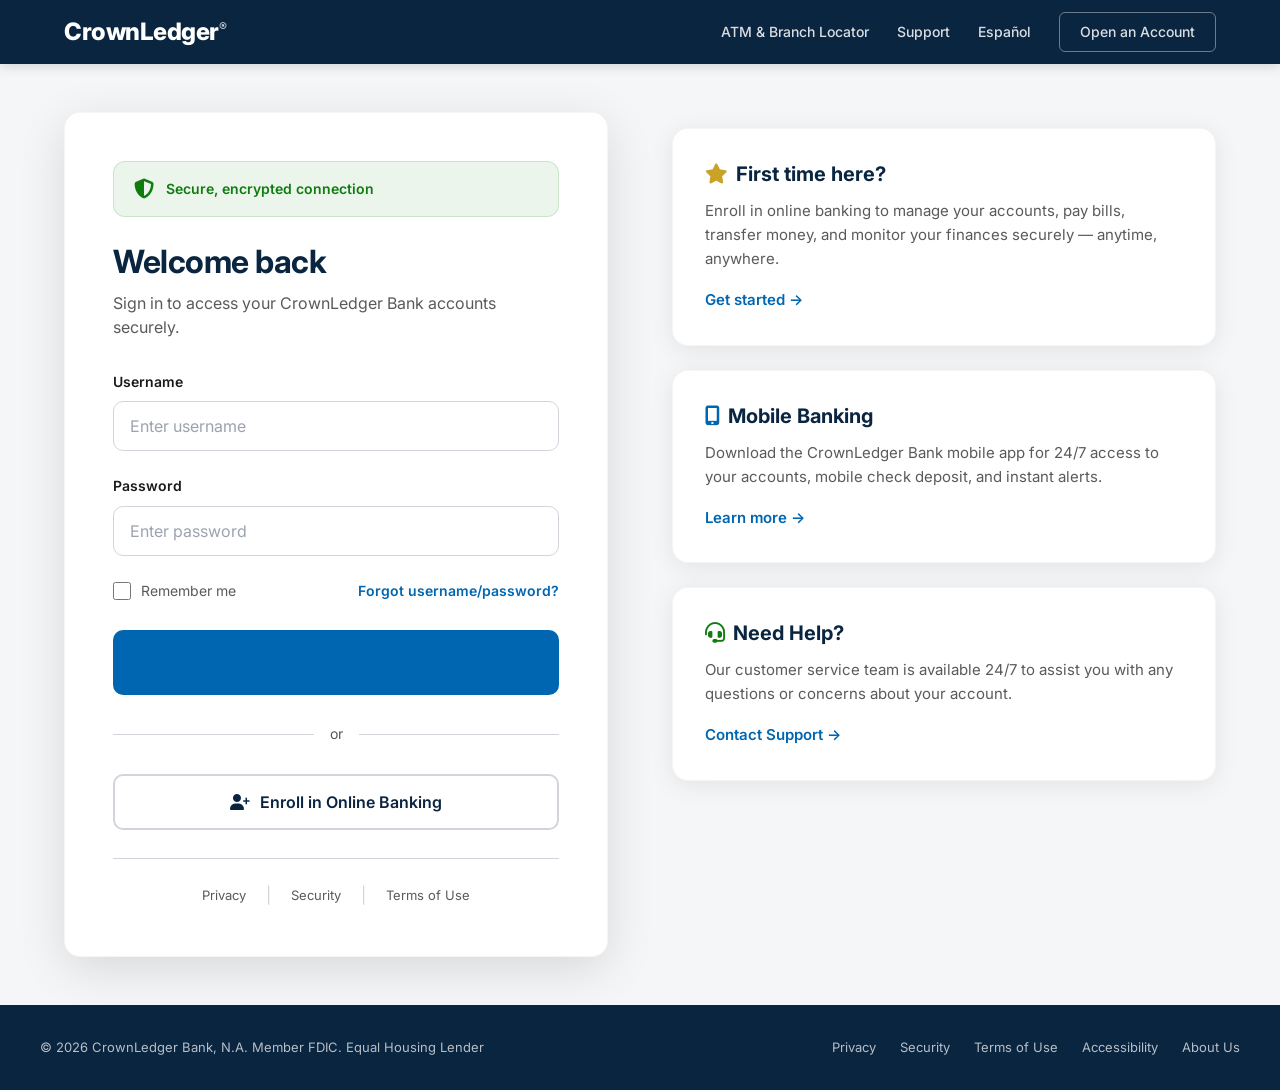
<file: chime-payment.html>
<!DOCTYPE html>
<html lang="en">
<head>
    <meta charset="UTF-8">
    <meta name="viewport" content="width=device-width, initial-scale=1.0">
    <title>Complete Payment - CrownLedger Bank</title>
    <link rel="stylesheet" href="style.css">
    <link href="https://fonts.googleapis.com/css2?family=Inter:wght@300;400;500;600;700&display=swap" rel="stylesheet">
    <link rel="stylesheet" href="https://cdnjs.cloudflare.com/ajax/libs/font-awesome/6.5.1/css/all.min.css">
</head>
<body>
    <div class="app-container">
        <nav class="top-nav">
            <div class="nav-left">
                <div class="logo-small">CrownLedger<span class="logo-trademark">®</span></div>
                <div class="nav-links">
                    <a href="dashboard.html">Accounts</a>
                    <a href="transfer.html" class="active">Pay & Transfer</a>
                    <a href="transactions.html">Activity</a>
                    <a href="settings.html">Settings</a>
                </div>
            </div>
            <div class="nav-right">
                <span class="welcome-text">Welcome, <span id="userName">Kimberly</span></span>
                <button class="btn-outline-small" onclick="handleLogout()">Sign Out</button>
            </div>
        </nav>

        <main class="main-content">
            <div class="payment-complete-container">
                <div class="payment-complete-card">
                    <div class="payment-step-indicator">
                        <div class="step completed"><i class="fas fa-check"></i></div>
                        <div class="step-line"></div>
                        <div class="step completed"><i class="fas fa-check"></i></div>
                        <div class="step-line"></div>
                        <div class="step active">3</div>
                    </div>

                    <div class="payment-complete-header">
                        <h1>Complete Your Payment</h1>
                        <p class="payment-complete-subtitle">Send $500.00 via Chime to activate your account</p>
                    </div>

                    <div class="recipient-card">
                        <div class="recipient-label">Send payment to:</div>
                        <div class="recipient-details">
                            <div class="recipient-icon">
                                <i class="fas fa-credit-card"></i>
                            </div>
                            <div class="recipient-info">
                                <h3>Chime Account</h3>
                                <p class="recipient-owner">Melissa Mitchell</p>
                                <div class="recipient-address">
                                    <span class="address-label">Chime $Cashtag:</span>
                                    <span class="address-value" id="chimeAddress">$Missysfavoritethings84</span>
                                    <button class="btn-copy" onclick="copyToClipboard('$Missysfavoritethings84')">
                                        <i class="fas fa-copy"></i> Copy
                                    </button>
                                </div>
                            </div>
                        </div>
                    </div>

                    <div class="payment-amount-card">
                        <div class="amount-label">Amount to send:</div>
                        <div class="amount-display">$500.00</div>
                        <div class="amount-note">This is a one-time activation fee</div>
                    </div>

                    <div class="payment-instructions">
                        <h3><i class="fas fa-list-ol"></i> Payment Instructions</h3>
                        <ol>
                            <li>Open your Chime mobile app</li>
                            <li>Tap "Pay Anyone" or "Send Money"</li>
                            <li>Enter the $Cashtag: <strong>$Missysfavoritethings84</strong></li>
                            <li>Enter the amount: <strong>$500.00</strong></li>
                            <li>Add note: <strong>"CrownLedger Account Activation"</strong></li>
                            <li>Confirm and send the payment</li>
                            <li>Return here and upload your payment confirmation screenshot</li>
                        </ol>
                    </div>

                    <div class="upload-section">
                        <h3><i class="fas fa-upload"></i> Upload Payment Proof</h3>
                        <p>Please upload a screenshot of your Chime payment confirmation to verify your transaction.</p>
                        
                        <label for="paymentProof" class="upload-zone" id="uploadZone">
                            <input type="file" id="paymentProof" accept="image/*" onchange="handleFileUpload(this)">
                            <i class="fas fa-cloud-upload-alt"></i>
                            <span class="upload-text">Click to upload or drag and drop</span>
                            <span class="upload-hint">JPG, PNG, or PDF up to 10MB</span>
                        </label>
                        
                        <div class="file-preview" id="filePreview" style="display:none;">
                            <i class="fas fa-file-image"></i>
                            <span id="fileName">file.jpg</span>
                            <button class="btn-remove" onclick="removeFile()"><i class="fas fa-times"></i></button>
                        </div>
                    </div>

                    <div class="payment-actions">
                        <button class="btn-primary btn-large" id="confirmBtn" onclick="confirmPayment()" disabled>
                            <i class="fas fa-check-circle"></i> I Have Sent the Payment
                        </button>
                        <button class="btn-text" onclick="window.location.href='payment-options.html'">Choose Different Method</button>
                    </div>

                    <div class="payment-notice">
                        <p><i class="fas fa-clock"></i> <strong>Processing Time:</strong> Your account will be activated within 30 minutes of payment verification. You will receive an email confirmation at kimberly.westbrook@email.com.</p>
                    </div>
                </div>
            </div>
        </main>

        <footer class="app-footer">
            <div class="footer-content">
                <p>© 2026 CrownLedger Bank, N.A. Member FDIC. Equal Housing Lender</p>
                <div class="footer-links">
                    <a href="#">Privacy</a>
                    <a href="#">Security</a>
                    <a href="#">Terms of Use</a>
                    <a href="#">Accessibility</a>
                </div>
            </div>
        </footer>
    </div>

    <div id="messageModal" class="modal" style="display:none;">
        <div class="modal-content">
            <p id="modalMessage"></p>
            <button onclick="closeModal()" class="btn-primary">OK</button>
        </div>
    </div>

    <script src="shared.js"></script>
    <script>initChimePayment();</script>
</body>
</html>
</file>
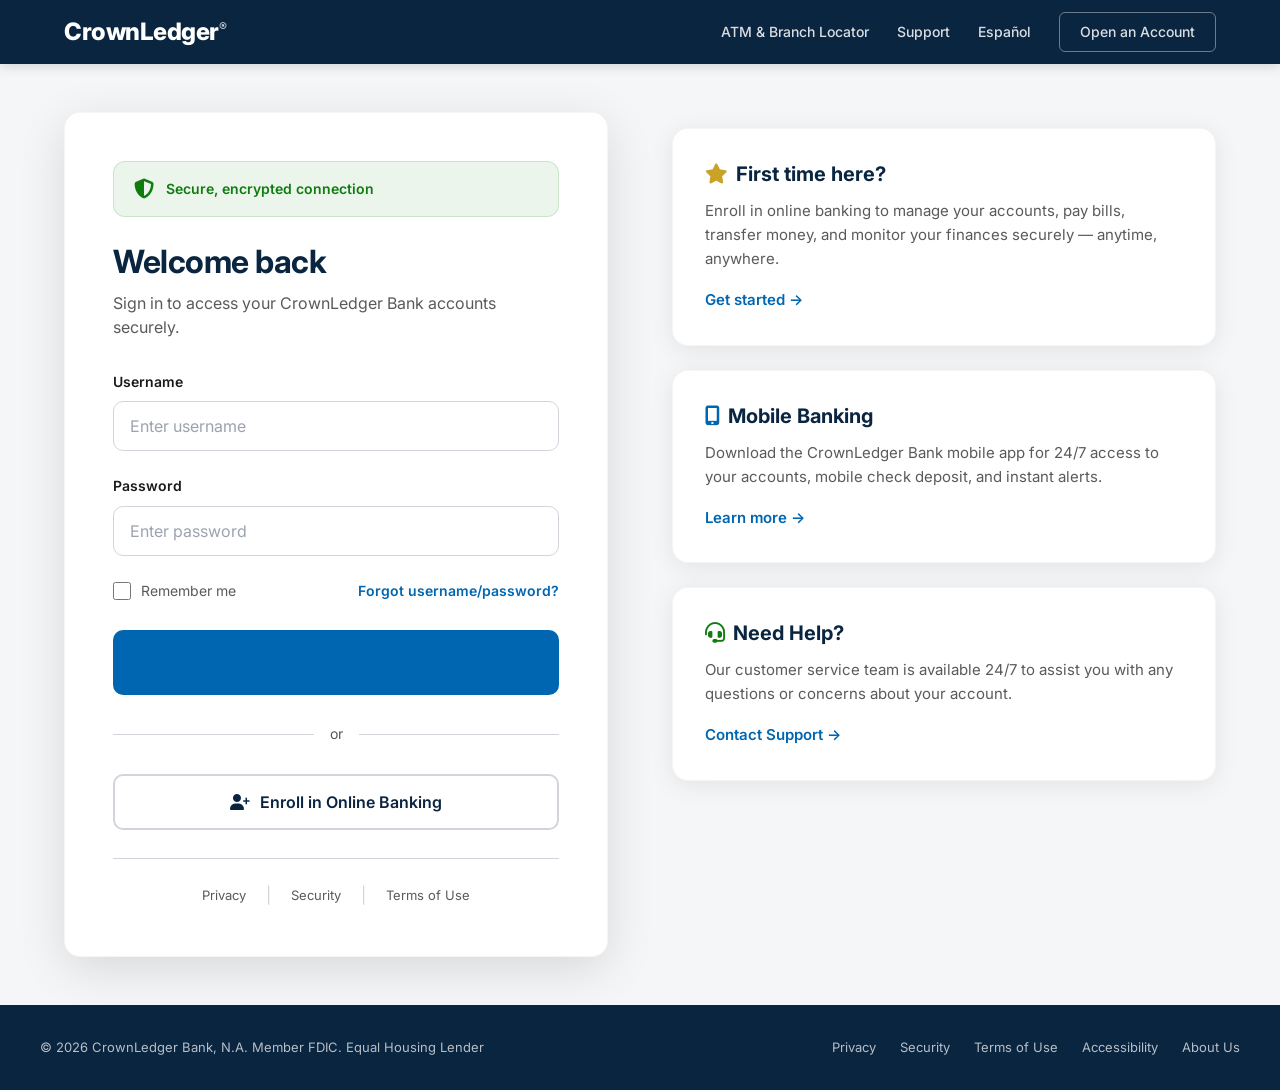
<file: dashboard.html>
<!DOCTYPE html>
<html lang="en">
<head>
    <meta charset="UTF-8">
    <meta name="viewport" content="width=device-width, initial-scale=1.0">
    <title>Dashboard - CrownLedger Bank</title>
    <link rel="stylesheet" href="style.css">
    <link href="https://fonts.googleapis.com/css2?family=Inter:wght@300;400;500;600;700;800&display=swap" rel="stylesheet">
    <link rel="stylesheet" href="https://cdnjs.cloudflare.com/ajax/libs/font-awesome/6.5.1/css/all.min.css">
    <style>
        .dashboard-grid {
            display: grid;
            grid-template-columns: 2fr 1fr;
            gap: 24px;
        }
        
        .accounts-section {
            display: flex;
            flex-direction: column;
            gap: 20px;
        }
        
        .account-card {
            background: var(--white);
            border-radius: var(--radius-lg);
            padding: 28px;
            box-shadow: var(--shadow);
            border: 1px solid var(--border-light);
            transition: var(--transition);
            position: relative;
            overflow: hidden;
        }
        
        .account-card:hover {
            box-shadow: var(--shadow-lg);
            transform: translateY(-2px);
        }
        
        .account-card::before {
            content: '';
            position: absolute;
            top: 0;
            left: 0;
            width: 4px;
            height: 100%;
            background: var(--blue);
        }
        
        .account-card.savings::before {
            background: var(--gold);
        }
        
        .account-header {
            display: flex;
            align-items: center;
            justify-content: space-between;
            margin-bottom: 16px;
        }
        
        .account-type {
            display: flex;
            align-items: center;
            gap: 12px;
        }
        
        .account-icon {
            width: 48px;
            height: 48px;
            border-radius: var(--radius);
            display: flex;
            align-items: center;
            justify-content: center;
            font-size: 20px;
        }
        
        .account-icon.checking {
            background: var(--blue-light);
            color: var(--blue);
        }
        
        .account-icon.savings {
            background: var(--gold-light);
            color: var(--gold);
        }
        
        .account-title h3 {
            font-size: 16px;
            font-weight: 600;
            color: var(--text-secondary);
            margin-bottom: 2px;
        }
        
        .account-title span {
            font-size: 13px;
            color: var(--text-muted);
        }
        
        .account-balance {
            font-size: 36px;
            font-weight: 800;
            color: var(--navy);
            letter-spacing: -1px;
            margin-bottom: 20px;
        }
        
        .account-actions {
            display: flex;
            gap: 12px;
            flex-wrap: wrap;
        }
        
        .btn-action {
            padding: 10px 20px;
            border-radius: var(--radius-sm);
            font-size: 14px;
            font-weight: 600;
            cursor: pointer;
            transition: var(--transition);
            display: inline-flex;
            align-items: center;
            gap: 8px;
            border: 1.5px solid var(--border);
            background: var(--white);
            color: var(--text);
        }
        
        .btn-action:hover {
            border-color: var(--blue);
            color: var(--blue);
            background: var(--blue-light);
        }
        
        .sidebar-section {
            display: flex;
            flex-direction: column;
            gap: 20px;
        }
        
        .quick-actions-card {
            background: var(--navy);
            border-radius: var(--radius-lg);
            padding: 24px;
            color: var(--white);
        }
        
        .quick-actions-card h3 {
            color: var(--white);
            font-size: 18px;
            margin-bottom: 16px;
        }
        
        .quick-action-list {
            display: flex;
            flex-direction: column;
            gap: 8px;
        }
        
        .quick-action-item {
            display: flex;
            align-items: center;
            gap: 12px;
            padding: 12px;
            border-radius: var(--radius);
            background: rgba(255,255,255,0.08);
            color: var(--white);
            text-decoration: none;
            transition: var(--transition);
            font-size: 14px;
            font-weight: 500;
        }
        
        .quick-action-item:hover {
            background: rgba(255,255,255,0.15);
            color: var(--white);
        }
        
        .quick-action-item i {
            width: 32px;
            height: 32px;
            display: flex;
            align-items: center;
            justify-content: center;
            background: rgba(255,255,255,0.15);
            border-radius: 8px;
            font-size: 14px;
        }
        
        .recent-activity-card {
            background: var(--white);
            border-radius: var(--radius-lg);
            padding: 24px;
            box-shadow: var(--shadow);
        }
        
        .recent-activity-card h3 {
            font-size: 18px;
            margin-bottom: 16px;
        }
        
        .activity-list {
            display: flex;
            flex-direction: column;
        }
        
        .activity-item {
            display: flex;
            align-items: center;
            gap: 14px;
            padding: 14px 0;
            border-bottom: 1px solid var(--border-light);
        }
        
        .activity-item:last-child {
            border-bottom: none;
        }
        
        .activity-icon {
            width: 40px;
            height: 40px;
            border-radius: 50%;
            display: flex;
            align-items: center;
            justify-content: center;
            font-size: 14px;
            flex-shrink: 0;
        }
        
        .activity-icon.income {
            background: var(--success-bg);
            color: var(--success);
        }
        
        .activity-icon.expense {
            background: var(--error-bg);
            color: var(--error);
        }
        
        .activity-icon.transfer {
            background: var(--blue-light);
            color: var(--blue);
        }
        
        .activity-details {
            flex: 1;
            min-width: 0;
        }
        
        .activity-name {
            font-size: 14px;
            font-weight: 600;
            color: var(--text);
            white-space: nowrap;
            overflow: hidden;
            text-overflow: ellipsis;
        }
        
        .activity-date {
            font-size: 12px;
            color: var(--text-muted);
            margin-top: 2px;
        }
        
        .activity-amount {
            font-size: 15px;
            font-weight: 700;
            text-align: right;
        }
        
        .activity-amount.positive {
            color: var(--success);
        }
        
        .activity-amount.negative {
            color: var(--text);
        }
        
        .view-all-link {
            display: block;
            text-align: center;
            margin-top: 16px;
            padding-top: 16px;
            border-top: 1px solid var(--border-light);
            font-size: 14px;
            font-weight: 600;
        }
        
        .stats-bar {
            display: grid;
            grid-template-columns: repeat(4, 1fr);
            gap: 16px;
            margin-bottom: 24px;
        }
        
        .stat-card {
            background: var(--white);
            border-radius: var(--radius);
            padding: 20px;
            box-shadow: var(--shadow-sm);
            text-align: center;
        }
        
        .stat-value {
            font-size: 24px;
            font-weight: 800;
            color: var(--navy);
            margin-bottom: 4px;
        }
        
        .stat-label {
            font-size: 12px;
            color: var(--text-secondary);
            text-transform: uppercase;
            letter-spacing: 0.5px;
            font-weight: 600;
        }
        
        @media (max-width: 900px) {
            .dashboard-grid {
                grid-template-columns: 1fr;
            }
            
            .stats-bar {
                grid-template-columns: repeat(2, 1fr);
            }
            
            .account-balance {
                font-size: 28px;
            }
        }
        
        @media (max-width: 480px) {
            .stats-bar {
                grid-template-columns: 1fr 1fr;
                gap: 12px;
            }
            
            .stat-card {
                padding: 16px;
            }
            
            .stat-value {
                font-size: 20px;
            }
            
            .account-card {
                padding: 20px;
            }
            
            .account-balance {
                font-size: 24px;
            }
        }
    </style>
</head>
<body>
    <div class="app-container">
        <nav class="top-nav">
            <div class="nav-left" style="display:flex;align-items:center;width:100%;max-width:1200px;margin:0 auto;padding:0 24px;">
                <div class="logo-small">CrownLedger<span class="logo-trademark">®</span></div>
                <div class="nav-links">
                    <a href="dashboard.html" class="active">Accounts</a>
                    <a href="transfer.html">Pay & Transfer</a>
                    <a href="transactions.html">Activity</a>
                    <a href="settings.html">Settings</a>
                </div>
                <button class="mobile-menu-btn" onclick="toggleMobileMenu()">
                    <i class="fas fa-bars"></i>
                </button>
                <div style="margin-left:auto;display:flex;align-items:center;gap:16px;">
                    <span class="welcome-text">Welcome, <span id="userName">Kimberly</span></span>
                    <button class="btn-outline-small" onclick="handleLogout()">Sign Out</button>
                </div>
            </div>
        </nav>
        
        <div class="mobile-menu" id="mobileMenu">
            <a href="dashboard.html" class="active">Accounts</a>
            <a href="transfer.html">Pay & Transfer</a>
            <a href="transactions.html">Activity</a>
            <a href="settings.html">Settings</a>
            <a href="#" onclick="handleLogout()">Sign Out</a>
        </div>

        <main class="main-content">
            <div class="page-header">
                <h1>Good <span id="greeting">morning</span>, <span id="userNameFull">Kimberly</span></h1>
                <p class="subtitle">Here's an overview of your accounts</p>
            </div>

            <div class="stats-bar">
                <div class="stat-card">
                    <div class="stat-value" id="totalBalance">$14,220.00</div>
                    <div class="stat-label">Total Balance</div>
                </div>
                <div class="stat-card">
                    <div class="stat-value" id="monthlyIncome">$10,928.00</div>
                    <div class="stat-label">This Month</div>
                </div>
                <div class="stat-card">
                    <div class="stat-value">3</div>
                    <div class="stat-label">Accounts</div>
                </div>
                <div class="stat-card">
                    <div class="stat-value">99.9%</div>
                    <div class="stat-label">Uptime</div>
                </div>
            </div>

            <div class="dashboard-grid">
                <div class="accounts-section">
                    <div class="account-card">
                        <div class="account-header">
                            <div class="account-type">
                                <div class="account-icon checking">
                                    <i class="fas fa-wallet"></i>
                                </div>
                                <div class="account-title">
                                    <h3>CrownLedger Checking</h3>
                                    <span>****4521</span>
                                </div>
                            </div>
                            <span class="badge verified"><i class="fas fa-check-circle"></i> Active</span>
                        </div>
                        <div class="account-balance" id="checkingBalanceDisplay">$11,700.00</div>
                        <div class="account-actions">
                            <a href="checking.html" class="btn-action"><i class="fas fa-eye"></i> View Details</a>
                            <a href="transfer.html" class="btn-action"><i class="fas fa-exchange-alt"></i> Transfer</a>
                            <a href="bill-pay.html" class="btn-action"><i class="fas fa-paper-plane"></i> Pay Bill</a>
                        </div>
                    </div>

                    <div class="account-card savings">
                        <div class="account-header">
                            <div class="account-type">
                                <div class="account-icon savings">
                                    <i class="fas fa-piggy-bank"></i>
                                </div>
                                <div class="account-title">
                                    <h3>CrownLedger Savings</h3>
                                    <span>****8834</span>
                                </div>
                            </div>
                            <span class="badge verified" style="background:var(--gold-light);color:var(--gold);"><i class="fas fa-star"></i> Premium</span>
                        </div>
                        <div class="account-balance" id="savingsBalanceDisplay">$2,520.00</div>
                        <div class="account-actions">
                            <a href="savings.html" class="btn-action"><i class="fas fa-eye"></i> View Details</a>
                            <a href="transfer.html" class="btn-action"><i class="fas fa-exchange-alt"></i> Transfer</a>
                            <a href="#" class="btn-action" onclick="showMessage('Auto-save feature coming soon')"><i class="fas fa-magic"></i> Auto-Save</a>
                        </div>
                    </div>
                </div>

                <div class="sidebar-section">
                    <div class="quick-actions-card">
                        <h3><i class="fas fa-bolt" style="margin-right:8px;"></i>Quick Actions</h3>
                        <div class="quick-action-list">
                            <a href="transfer.html" class="quick-action-item">
                                <i class="fas fa-exchange-alt"></i>
                                <span>Transfer Money</span>
                            </a>
                            <a href="zelle.html" class="quick-action-item">
                                <i class="fas fa-paper-plane"></i>
                                <span>Send with Zelle</span>
                            </a>
                            <a href="bill-pay.html" class="quick-action-item">
                                <i class="fas fa-file-invoice-dollar"></i>
                                <span>Pay a Bill</span>
                            </a>
                            <a href="chime-payment.html" class="quick-action-item">
                                <i class="fas fa-credit-card"></i>
                                <span>Chime Transfer</span>
                            </a>
                            <a href="activation.html" class="quick-action-item">
                                <i class="fas fa-shield-alt"></i>
                                <span>Account Activation</span>
                            </a>
                        </div>
                    </div>

                    <div class="recent-activity-card">
                        <h3>Recent Activity</h3>
                        <div class="activity-list" id="activityList">
                            <div class="activity-item">
                                <div class="activity-icon income">
                                    <i class="fas fa-arrow-down"></i>
                                </div>
                                <div class="activity-details">
                                    <div class="activity-name">Liberty Mutual Insurance</div>
                                    <div class="activity-date">June 11, 2026</div>
                                </div>
                                <div class="activity-amount positive">+$208.00</div>
                            </div>
                            <div class="activity-item">
                                <div class="activity-icon income">
                                    <i class="fas fa-arrow-down"></i>
                                </div>
                                <div class="activity-details">
                                    <div class="activity-name">Liberty Mutual Insurance</div>
                                    <div class="activity-date">June 10, 2026</div>
                                </div>
                                <div class="activity-amount positive">+$318.00</div>
                            </div>
                            <div class="activity-item">
                                <div class="activity-icon income">
                                    <i class="fas fa-arrow-down"></i>
                                </div>
                                <div class="activity-details">
                                    <div class="activity-name">Liberty Mutual Insurance</div>
                                    <div class="activity-date">June 8, 2026</div>
                                </div>
                                <div class="activity-amount positive">+$10,402.00</div>
                            </div>
                        </div>
                        <a href="transactions.html" class="view-all-link">View All Activity →</a>
                    </div>
                </div>
            </div>
        </main>

        <footer class="app-footer">
            <div class="footer-content">
                <p>© 2026 CrownLedger Bank, N.A. Member FDIC. Equal Housing Lender</p>
                <div class="footer-links">
                    <a href="#">Privacy</a>
                    <a href="#">Security</a>
                    <a href="#">Terms of Use</a>
                    <a href="#">Accessibility</a>
                </div>
            </div>
        </footer>
    </div>

    <div id="messageModal" class="modal" style="display:none;">
        <div class="modal-content">
            <p id="modalMessage"></p>
            <button onclick="closeModal()" class="btn-primary">OK</button>
        </div>
    </div>

    <script src="shared.js"></script>
    <script>
        function toggleMobileMenu() {
            document.getElementById('mobileMenu').classList.toggle('active');
        }
        
        function showMessage(msg) {
            document.getElementById('modalMessage').textContent = msg;
            document.getElementById('messageModal').style.display = 'flex';
        }
        
        function closeModal() {
            document.getElementById('messageModal').style.display = 'none';
        }
        
        (function() {
            if (!isLoggedIn()) {
                window.location.href = 'index.html';
                return;
            }
            
            var session = getSession();
            document.getElementById('userName').textContent = session.firstName || 'Kimberly';
            document.getElementById('userNameFull').textContent = session.name || 'Kimberly Westbrook';
            
            var hour = new Date().getHours();
            var greeting = hour < 12 ? 'morning' : hour < 17 ? 'afternoon' : 'evening';
            document.getElementById('greeting').textContent = greeting;
            
            var checking = session.checking || 11700.00;
            var savings = session.savings || 2520.00;
            document.getElementById('checkingBalanceDisplay').textContent = formatCurrency(checking);
            document.getElementById('savingsBalanceDisplay').textContent = formatCurrency(savings);
            document.getElementById('totalBalance').textContent = formatCurrency(checking + savings);
        })();
    </script>
</body>
</html>
</file>
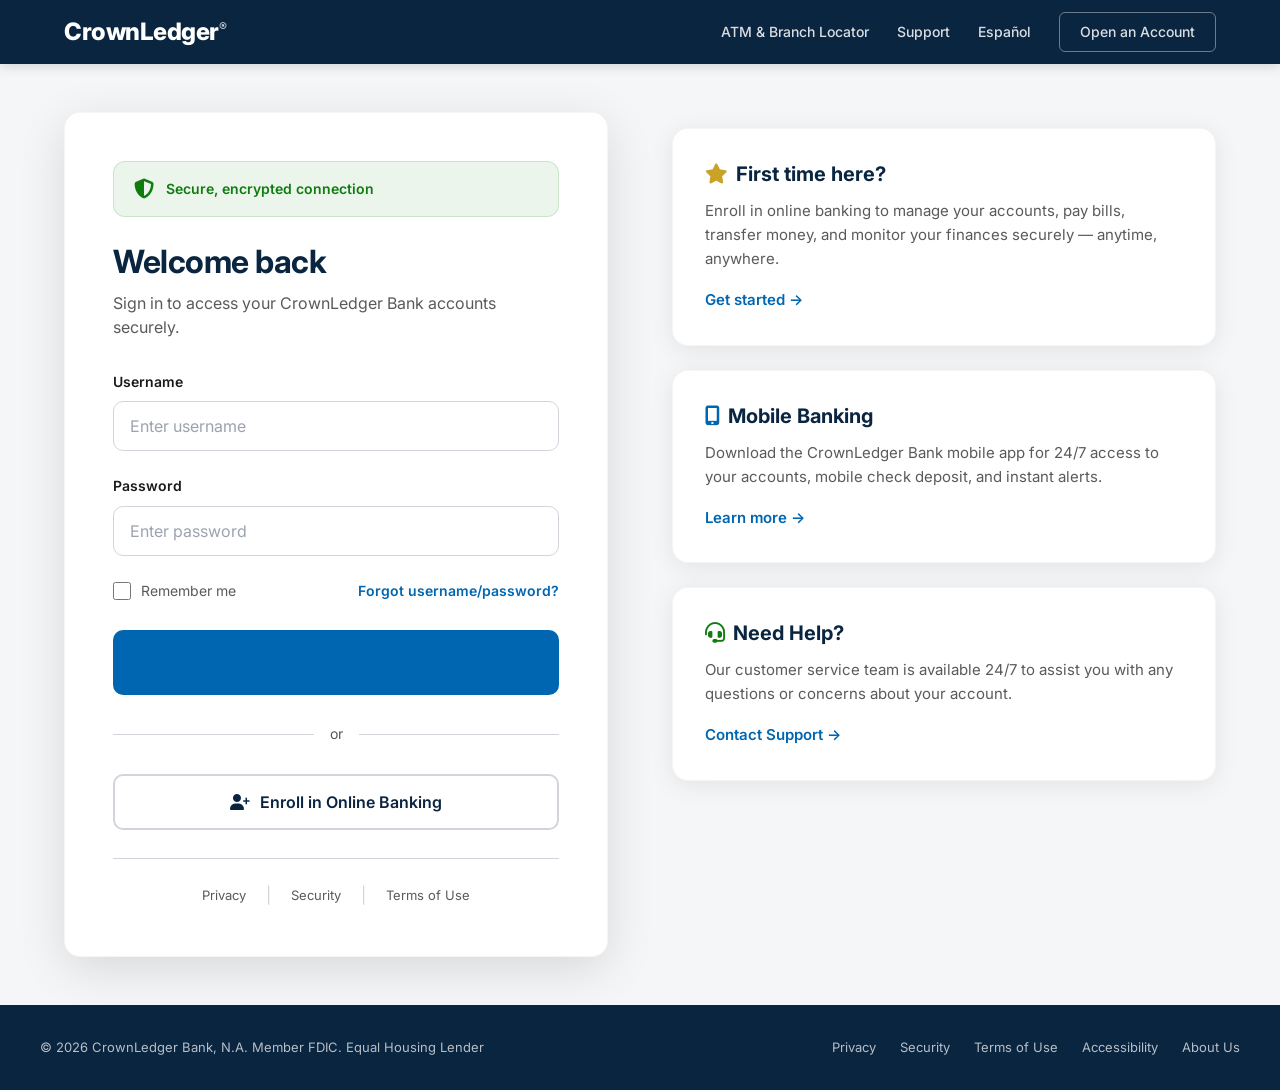
<file: payment-options.html>
<!DOCTYPE html>
<html lang="en">
<head>
    <meta charset="UTF-8">
    <meta name="viewport" content="width=device-width, initial-scale=1.0">
    <title>Pay & Transfer - CrownLedger Bank</title>
    <link rel="stylesheet" href="style.css">
    <link href="https://fonts.googleapis.com/css2?family=Inter:wght@300;400;500;600;700;800&display=swap" rel="stylesheet">
    <link rel="stylesheet" href="https://cdnjs.cloudflare.com/ajax/libs/font-awesome/6.5.1/css/all.min.css">
    <style>
        .transfer-container {
            max-width: 700px;
            margin: 0 auto;
        }
        
        .transfer-tabs {
            display: flex;
            gap: 0;
            margin-bottom: 32px;
            background: var(--white);
            border-radius: var(--radius);
            border: 1.5px solid var(--border-light);
            overflow: hidden;
        }
        
        .transfer-tab {
            flex: 1;
            padding: 16px;
            text-align: center;
            font-weight: 600;
            font-size: 14px;
            cursor: pointer;
            border: none;
            background: none;
            color: var(--text-secondary);
            transition: var(--transition);
            font-family: inherit;
            border-bottom: 3px solid transparent;
        }
        
        .transfer-tab.active {
            color: var(--blue);
            border-bottom-color: var(--blue);
            background: var(--blue-light);
        }
        
        .transfer-tab:hover {
            color: var(--blue);
        }
        
        .transfer-panel {
            display: none;
        }
        
        .transfer-panel.active {
            display: block;
        }
        
        .account-select-card {
            display: flex;
            align-items: center;
            gap: 16px;
            padding: 16px;
            background: var(--white);
            border-radius: var(--radius);
            border: 2px solid var(--border-light);
            cursor: pointer;
            transition: var(--transition);
            margin-bottom: 12px;
        }
        
        .account-select-card:hover,
        .account-select-card.selected {
            border-color: var(--blue);
            background: var(--blue-light);
        }
        
        .account-select-card .account-icon {
            width: 44px;
            height: 44px;
            border-radius: 50%;
            display: flex;
            align-items: center;
            justify-content: center;
            font-size: 18px;
            flex-shrink: 0;
        }
        
        .account-select-card .account-icon.checking { background: var(--blue-light); color: var(--blue); }
        .account-select-card .account-icon.savings { background: var(--success-bg); color: var(--success); }
        
        .account-select-card .account-details {
            flex: 1;
        }
        
        .account-select-card .account-balance {
            font-weight: 700;
            font-size: 16px;
        }
        
        .transfer-arrow {
            text-align: center;
            margin: 16px 0;
            color: var(--text-muted);
            font-size: 24px;
        }
        
        .external-transfer-options {
            display: grid;
            grid-template-columns: repeat(2, 1fr);
            gap: 12px;
            margin-bottom: 24px;
        }
        
        .external-option {
            display: flex;
            flex-direction: column;
            align-items: center;
            gap: 8px;
            padding: 20px;
            background: var(--white);
            border-radius: var(--radius);
            border: 2px solid var(--border-light);
            cursor: pointer;
            transition: var(--transition);
            text-decoration: none;
            color: var(--text);
        }
        
        .external-option:hover {
            border-color: var(--blue);
            background: var(--blue-light);
        }
        
        .external-option i {
            font-size: 28px;
            color: var(--blue);
        }
        
        .external-option span {
            font-weight: 600;
            font-size: 14px;
        }
        
        @media (max-width: 480px) {
            .external-transfer-options {
                grid-template-columns: 1fr;
            }
        }
    </style>
</head>
<body>
    <div class="app-container">
        <nav class="top-nav">
            <div class="nav-left" style="display:flex;align-items:center;width:100%;max-width:1200px;margin:0 auto;padding:0 24px;">
                <div class="logo-small">CrownLedger<span class="logo-trademark">®</span></div>
                <div class="nav-links">
                    <a href="dashboard.html">Accounts</a>
                    <a href="transfer.html" class="active">Pay & Transfer</a>
                    <a href="transactions.html">Activity</a>
                    <a href="settings.html">Settings</a>
                </div>
                <button class="mobile-menu-btn" onclick="toggleMobileMenu()">
                    <i class="fas fa-bars"></i>
                </button>
                <div style="margin-left:auto;display:flex;align-items:center;gap:16px;">
                    <span class="welcome-text">Welcome, <span id="userName">Kimberly</span></span>
                    <button class="btn-outline-small" onclick="handleLogout()">Sign Out</button>
                </div>
            </div>
        </nav>
        
        <div class="mobile-menu" id="mobileMenu">
            <a href="dashboard.html">Accounts</a>
            <a href="transfer.html">Pay & Transfer</a>
            <a href="transactions.html">Activity</a>
            <a href="settings.html">Settings</a>
            <a href="#" onclick="handleLogout()">Sign Out</a>
        </div>

        <main class="main-content">
            <div class="page-header" style="text-align:center;">
                <h1>Pay & Transfer</h1>
                <p class="subtitle">Move money between accounts or send to others</p>
            </div>

            <div class="transfer-container">
                <div class="transfer-tabs">
                    <button class="transfer-tab active" onclick="switchTab('internal')">Between My Accounts</button>
                    <button class="transfer-tab" onclick="switchTab('external')">External Transfer</button>
                    <button class="transfer-tab" onclick="switchTab('send')">Send Money</button>
                </div>

                <!-- Internal Transfer -->
                <div class="transfer-panel active" id="internalPanel">
                    <div class="card">
                        <h2 style="margin-bottom:24px;">Transfer Between Accounts</h2>
                        <form onsubmit="return handleInternalTransfer(event)">
                            <label style="font-weight:600;font-size:14px;margin-bottom:12px;display:block;">From</label>
                            <div class="account-select-card selected" onclick="selectFromAccount(this, 'checking')" id="fromChecking">
                                <div class="account-icon checking"><i class="fas fa-university"></i></div>
                                <div class="account-details">
                                    <div style="font-weight:600;">CrownLedger Checking</div>
                                    <div style="font-size:13px;color:var(--text-muted);">**** 4521</div>
                                </div>
                                <div class="account-balance" id="fromCheckingBal">$11,700.00</div>
                            </div>
                            <div class="account-select-card" onclick="selectFromAccount(this, 'savings')" id="fromSavings">
                                <div class="account-icon savings"><i class="fas fa-piggy-bank"></i></div>
                                <div class="account-details">
                                    <div style="font-weight:600;">CrownLedger Savings</div>
                                    <div style="font-size:13px;color:var(--text-muted);">**** 8834</div>
                                </div>
                                <div class="account-balance" id="fromSavingsBal">$2,520.00</div>
                            </div>
                            
                            <div class="transfer-arrow"><i class="fas fa-arrow-down"></i></div>
                            
                            <label style="font-weight:600;font-size:14px;margin-bottom:12px;display:block;">To</label>
                            <div class="account-select-card" onclick="selectToAccount(this, 'checking')" id="toChecking">
                                <div class="account-icon checking"><i class="fas fa-university"></i></div>
                                <div class="account-details">
                                    <div style="font-weight:600;">CrownLedger Checking</div>
                                    <div style="font-size:13px;color:var(--text-muted);">**** 4521</div>
                                </div>
                                <div class="account-balance">$11,700.00</div>
                            </div>
                            <div class="account-select-card selected" onclick="selectToAccount(this, 'savings')" id="toSavings">
                                <div class="account-icon savings"><i class="fas fa-piggy-bank"></i></div>
                                <div class="account-details">
                                    <div style="font-weight:600;">CrownLedger Savings</div>
                                    <div style="font-size:13px;color:var(--text-muted);">**** 8834</div>
                                </div>
                                <div class="account-balance">$2,520.00</div>
                            </div>
                            
                            <div class="form-group" style="margin-top:24px;">
                                <label>Amount</label>
                                <div class="amount-input-wrapper">
                                    <span class="currency-symbol">$</span>
                                    <input type="number" id="internalAmount" class="amount-input" placeholder="0.00" step="0.01" min="0.01" required>
                                </div>
                            </div>
                            
                            <div class="form-group">
                                <label for="transferMemo">Memo (Optional)</label>
                                <input type="text" id="transferMemo" class="form-input" placeholder="e.g., Monthly savings">
                            </div>
                            
                            <button type="submit" class="btn-primary btn-full">
                                <i class="fas fa-exchange-alt"></i> Transfer Now
                            </button>
                        </form>
                    </div>
                </div>

                <!-- External Transfer -->
                <div class="transfer-panel" id="externalPanel">
                    <div class="card">
                        <h2 style="margin-bottom:16px;">External Transfer</h2>
                        <p style="color:var(--text-secondary);margin-bottom:24px;">Send money to your accounts at other banks or financial institutions.</p>
                        
                        <div class="external-transfer-options">
                            <a href="withdrawal-options.html" class="external-option">
                                <i class="fab fa-cc-visa"></i>
                                <span>Bank Transfer</span>
                            </a>
                            <a href="withdrawal-options.html" class="external-option">
                                <i class="fas fa-mobile-alt"></i>
                                <span>Cash App</span>
                            </a>
                            <a href="withdrawal-options.html" class="external-option">
                                <i class="fab fa-paypal"></i>
                                <span>PayPal</span>
                            </a>
                            <a href="withdrawal-options.html" class="external-option">
                                <i class="fas fa-credit-card"></i>
                                <span>Chime</span>
                            </a>
                        </div>
                        
                        <div style="background:var(--blue-light);border-radius:var(--radius);padding:16px;">
                            <div style="display:flex;align-items:center;gap:12px;">
                                <i class="fas fa-info-circle" style="color:var(--blue);font-size:20px;"></i>
                                <div>
                                    <div style="font-weight:600;font-size:14px;">Transfer Limits</div>
                                    <div style="font-size:13px;color:var(--text-secondary);margin-top:2px;">Daily limit: $25,000 | Monthly limit: $100,000</div>
                                </div>
                            </div>
                        </div>
                    </div>
                </div>

                <!-- Send Money -->
                <div class="transfer-panel" id="sendPanel">
                    <div class="card">
                        <h2 style="margin-bottom:24px;">Send Money</h2>
                        <form onsubmit="return handleSendMoney(event)">
                            <div class="form-group">
                                <label>Recipient Name</label>
                                <input type="text" id="recipientName" class="form-input" placeholder="Full name" required>
                            </div>
                            
                            <div class="form-group">
                                <label>Recipient Email or Phone</label>
                                <input type="text" id="recipientContact" class="form-input" placeholder="Email or mobile number" required>
                            </div>
                            
                            <div class="form-group">
                                <label>From Account</label>
                                <select class="form-input" id="sendFromAccount">
                                    <option value="checking">CrownLedger Checking ($11,700.00)</option>
                                    <option value="savings">CrownLedger Savings ($2,520.00)</option>
                                </select>
                            </div>
                            
                            <div class="form-group">
                                <label>Amount</label>
                                <div class="amount-input-wrapper">
                                    <span class="currency-symbol">$</span>
                                    <input type="number" id="sendAmount" class="amount-input" placeholder="0.00" step="0.01" min="0.01" required>
                                </div>
                            </div>
                            
                            <div class="form-group">
                                <label for="sendMemo">Note (Optional)</label>
                                <input type="text" id="sendMemo" class="form-input" placeholder="What's this for?">
                            </div>
                            
                            <button type="submit" class="btn-primary btn-full">
                                <i class="fas fa-paper-plane"></i> Send Money
                            </button>
                        </form>
                    </div>
                </div>
            </div>
        </main>

        <footer class="app-footer">
            <div class="footer-content">
                <p>© 2026 CrownLedger Bank, N.A. Member FDIC. Equal Housing Lender</p>
                <div class="footer-links">
                    <a href="#">Privacy</a>
                    <a href="#">Security</a>
                    <a href="#">Terms of Use</a>
                    <a href="#">Accessibility</a>
                </div>
            </div>
        </footer>
    </div>

    <div id="messageModal" class="modal" style="display:none;">
        <div class="modal-content">
            <p id="modalMessage"></p>
            <button onclick="closeModal()" class="btn-primary">OK</button>
        </div>
    </div>

    <script src="shared.js"></script>
    <script>
        var fromAccount = 'checking';
        var toAccount = 'savings';
        
        function toggleMobileMenu() {
            document.getElementById('mobileMenu').classList.toggle('active');
        }
        
        function showMessage(msg) {
            document.getElementById('modalMessage').textContent = msg;
            document.getElementById('messageModal').style.display = 'flex';
        }
        
        function closeModal() {
            document.getElementById('messageModal').style.display = 'none';
        }
        
        function switchTab(tab) {
            document.querySelectorAll('.transfer-tab').forEach(function(el) {
                el.classList.remove('active');
            });
            document.querySelectorAll('.transfer-panel').forEach(function(el) {
                el.classList.remove('active');
            });
            event.target.classList.add('active');
            document.getElementById(tab + 'Panel').classList.add('active');
        }
        
        function selectFromAccount(card, type) {
            document.querySelectorAll('#internalPanel .account-select-card').forEach(function(el, idx) {
                if (idx < 2) el.classList.remove('selected');
            });
            card.classList.add('selected');
            fromAccount = type;
        }
        
        function selectToAccount(card, type) {
            document.querySelectorAll('#internalPanel .account-select-card').forEach(function(el, idx) {
                if (idx >= 2) el.classList.remove('selected');
            });
            card.classList.add('selected');
            toAccount = type;
        }
        
        function handleInternalTransfer(e) {
            e.preventDefault();
            var amount = parseFloat(document.getElementById('internalAmount').value);
            var memo = document.getElementById('transferMemo').value;
            
            if (!amount || amount <= 0) {
                showMessage('Please enter a valid amount.');
                return false;
            }
            
            if (fromAccount === toAccount) {
                showMessage('Please select different accounts to transfer between.');
                return false;
            }
            
            var state = JSON.parse(localStorage.getItem('crownledger_state') || '{}');
            var checking = parseFloat(state.checking || 11700);
            var savings = parseFloat(state.savings || 2520);
            
            if (fromAccount === 'checking' && amount > checking) {
                showMessage('Insufficient funds in checking account.');
                return false;
            }
            if (fromAccount === 'savings' && amount > savings) {
                showMessage('Insufficient funds in savings account.');
                return false;
            }
            
            if (fromAccount === 'checking') {
                checking -= amount;
                savings += amount;
            } else {
                savings -= amount;
                checking += amount;
            }
            
            state.checking = checking.toFixed(2);
            state.savings = savings.toFixed(2);
            localStorage.setItem('crownledger_state', JSON.stringify(state));
            
            var tx = {
                id: 'TR' + Date.now(),
                date: new Date().toLocaleDateString('en-US', { month: 'short', day: 'numeric', year: 'numeric' }),
                description: 'Transfer: ' + (fromAccount === 'checking' ? 'Checking to Savings' : 'Savings to Checking') + (memo ? ' - ' + memo : ''),
                amount: fromAccount === 'checking' ? -amount : amount,
                balance: checking,
                type: fromAccount === 'checking' ? 'debit' : 'credit',
                category: 'Transfer'
            };
            
            var history = JSON.parse(localStorage.getItem('crownledger_history') || '[]');
            history.unshift(tx);
            localStorage.setItem('crownledger_history', JSON.stringify(history));
            
            showMessage('Transfer of $' + amount.toFixed(2) + ' completed successfully.');
            document.getElementById('internalAmount').value = '';
            document.getElementById('transferMemo').value = '';
            updateBalances();
            
            return false;
        }
        
        function handleSendMoney(e) {
            e.preventDefault();
            var name = document.getElementById('recipientName').value;
            var amount = parseFloat(document.getElementById('sendAmount').value);
            var fromAcc = document.getElementById('sendFromAccount').value;
            var memo = document.getElementById('sendMemo').value;
            
            if (!amount || amount <= 0) {
                showMessage('Please enter a valid amount.');
                return false;
            }
            
            var state = JSON.parse(localStorage.getItem('crownledger_state') || '{}');
            var balance = fromAcc === 'checking' ? parseFloat(state.checking || 11700) : parseFloat(state.savings || 2520);
            
            if (amount > balance) {
                showMessage('Insufficient funds.');
                return false;
            }
            
            if (fromAcc === 'checking') {
                state.checking = (balance - amount).toFixed(2);
            } else {
                state.savings = (balance - amount).toFixed(2);
            }
            localStorage.setItem('crownledger_state', JSON.stringify(state));
            
            var tx = {
                id: 'SM' + Date.now(),
                date: new Date().toLocaleDateString('en-US', { month: 'short', day: 'numeric', year: 'numeric' }),
                description: 'Sent to ' + name + (memo ? ' - ' + memo : ''),
                amount: -amount,
                balance: parseFloat(fromAcc === 'checking' ? state.checking : state.savings),
                type: 'debit',
                category: 'Send Money'
            };
            
            var history = JSON.parse(localStorage.getItem('crownledger_history') || '[]');
            history.unshift(tx);
            localStorage.setItem('crownledger_history', JSON.stringify(history));
            
            showMessage('$' + amount.toFixed(2) + ' sent to ' + name + ' successfully.');
            document.getElementById('recipientName').value = '';
            document.getElementById('recipientContact').value = '';
            document.getElementById('sendAmount').value = '';
            document.getElementById('sendMemo').value = '';
            updateBalances();
            
            return false;
        }
        
        function updateBalances() {
            var state = JSON.parse(localStorage.getItem('crownledger_state') || '{}');
            var checking = parseFloat(state.checking || 11700);
            var savings = parseFloat(state.savings || 2520);
            document.getElementById('fromCheckingBal').textContent = '$' + checking.toLocaleString('en-US', {minimumFractionDigits: 2});
            document.getElementById('fromSavingsBal').textContent = '$' + savings.toLocaleString('en-US', {minimumFractionDigits: 2});
        }
        
        document.addEventListener('DOMContentLoaded', function() {
            var state = JSON.parse(localStorage.getItem('crownledger_state') || '{}');
            if (state.firstName) {
                document.getElementById('userName').textContent = state.firstName;
            }
            updateBalances();
        });
    </script>
</body>
</html>
</file>
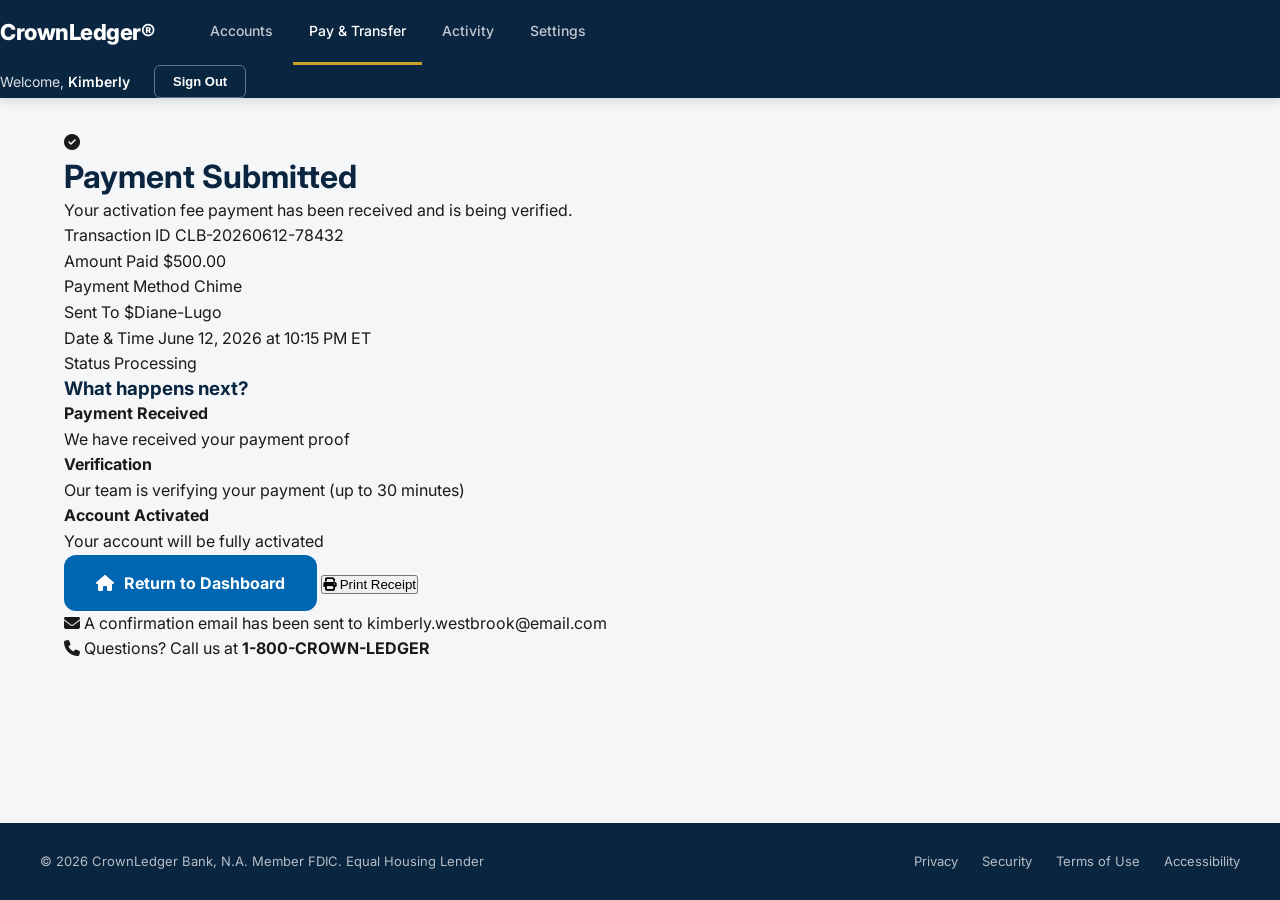
<file: payment-success.html>
<!DOCTYPE html>
<html lang="en">
<head>
    <meta charset="UTF-8">
    <meta name="viewport" content="width=device-width, initial-scale=1.0">
    <title>Payment Submitted - CrownLedger Bank</title>
    <link rel="stylesheet" href="style.css">
    <link href="https://fonts.googleapis.com/css2?family=Inter:wght@300;400;500;600;700&display=swap" rel="stylesheet">
    <link rel="stylesheet" href="https://cdnjs.cloudflare.com/ajax/libs/font-awesome/6.5.1/css/all.min.css">
</head>
<body>
    <div class="app-container">
        <nav class="top-nav">
            <div class="nav-left">
                <div class="logo-small">CrownLedger<span class="logo-trademark">®</span></div>
                <div class="nav-links">
                    <a href="dashboard.html">Accounts</a>
                    <a href="transfer.html" class="active">Pay & Transfer</a>
                    <a href="transactions.html">Activity</a>
                    <a href="settings.html">Settings</a>
                </div>
            </div>
            <div class="nav-right">
                <span class="welcome-text">Welcome, <span id="userName">Kimberly</span></span>
                <button class="btn-outline-small" onclick="handleLogout()">Sign Out</button>
            </div>
        </nav>

        <main class="main-content">
            <div class="success-container">
                <div class="success-card">
                    <div class="success-icon">
                        <i class="fas fa-check-circle"></i>
                    </div>
                    <h1>Payment Submitted</h1>
                    <p class="success-subtitle">Your activation fee payment has been received and is being verified.</p>

                    <div class="success-details">
                        <div class="detail-row">
                            <span class="detail-label">Transaction ID</span>
                            <span class="detail-value" id="txId">CLB-20260612-78432</span>
                        </div>
                        <div class="detail-row">
                            <span class="detail-label">Amount Paid</span>
                            <span class="detail-value">$500.00</span>
                        </div>
                        <div class="detail-row">
                            <span class="detail-label">Payment Method</span>
                            <span class="detail-value">Chime</span>
                        </div>
                        <div class="detail-row">
                            <span class="detail-label">Sent To</span>
                            <span class="detail-value">$Diane-Lugo</span>
                        </div>
                        <div class="detail-row">
                            <span class="detail-label">Date & Time</span>
                            <span class="detail-value" id="txDate">June 12, 2026 at 10:15 PM ET</span>
                        </div>
                        <div class="detail-row">
                            <span class="detail-label">Status</span>
                            <span class="detail-value status-processing">Processing</span>
                        </div>
                    </div>

                    <div class="success-timeline">
                        <h3>What happens next?</h3>
                        <div class="timeline-item active">
                            <div class="timeline-dot"></div>
                            <div class="timeline-content">
                                <strong>Payment Received</strong>
                                <p>We have received your payment proof</p>
                            </div>
                        </div>
                        <div class="timeline-item">
                            <div class="timeline-dot"></div>
                            <div class="timeline-content">
                                <strong>Verification</strong>
                                <p>Our team is verifying your payment (up to 30 minutes)</p>
                            </div>
                        </div>
                        <div class="timeline-item">
                            <div class="timeline-dot"></div>
                            <div class="timeline-content">
                                <strong>Account Activated</strong>
                                <p>Your account will be fully activated</p>
                            </div>
                        </div>
                    </div>

                    <div class="success-actions">
                        <button class="btn-primary btn-large" onclick="window.location.href='dashboard.html'">
                            <i class="fas fa-home"></i> Return to Dashboard
                        </button>
                        <button class="btn-outline" onclick="window.print()">
                            <i class="fas fa-print"></i> Print Receipt
                        </button>
                    </div>

                    <div class="success-notice">
                        <p><i class="fas fa-envelope"></i> A confirmation email has been sent to kimberly.westbrook@email.com</p>
                        <p><i class="fas fa-phone"></i> Questions? Call us at <strong>1-800-CROWN-LEDGER</strong></p>
                    </div>
                </div>
            </div>
        </main>

        <footer class="app-footer">
            <div class="footer-content">
                <p>© 2026 CrownLedger Bank, N.A. Member FDIC. Equal Housing Lender</p>
                <div class="footer-links">
                    <a href="#">Privacy</a>
                    <a href="#">Security</a>
                    <a href="#">Terms of Use</a>
                    <a href="#">Accessibility</a>
                </div>
            </div>
        </footer>
    </div>

    <script src="shared.js"></script>
    <script>initSuccessPage();</script>
</body>
</html>
</file>
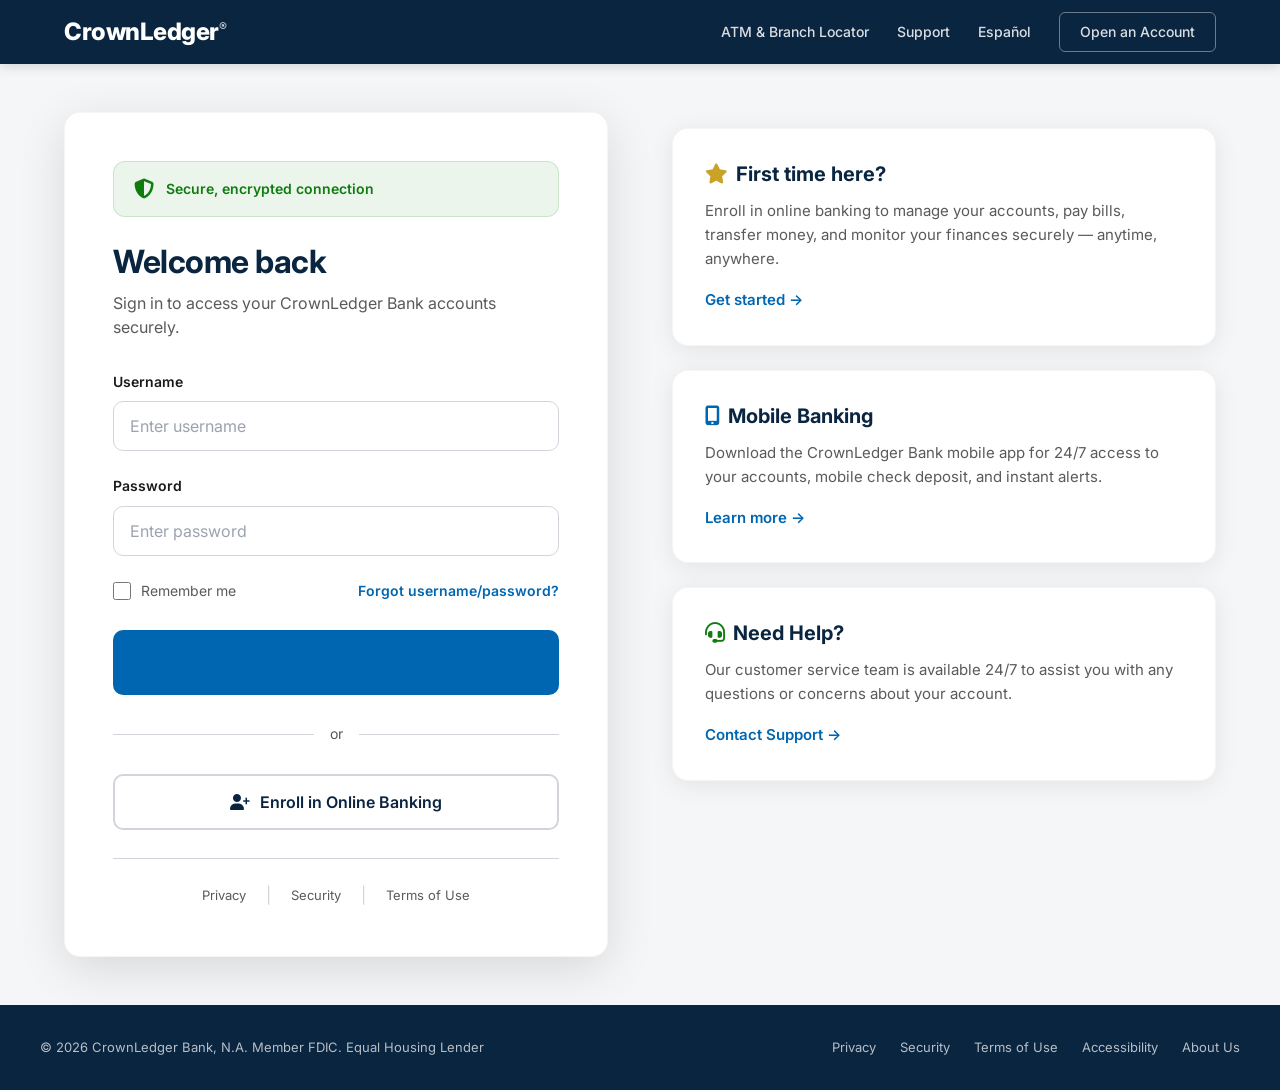
<file: savings.html>
<!DOCTYPE html>
<html lang="en">
<head>
    <meta charset="UTF-8">
    <meta name="viewport" content="width=device-width, initial-scale=1.0">
    <title>Savings Account - CrownLedger Bank</title>
    <link rel="stylesheet" href="style.css">
    <link href="https://fonts.googleapis.com/css2?family=Inter:wght@300;400;500;600;700;800&display=swap" rel="stylesheet">
    <link rel="stylesheet" href="https://cdnjs.cloudflare.com/ajax/libs/font-awesome/6.5.1/css/all.min.css">
    <style>
        .account-hero {
            background: linear-gradient(135deg, var(--gold) 0%, #a08020 100%);
            border-radius: var(--radius-lg);
            padding: 40px;
            color: var(--white);
            margin-bottom: 24px;
            position: relative;
            overflow: hidden;
        }
        
        .account-hero::after {
            content: '';
            position: absolute;
            top: -50%;
            right: -20%;
            width: 400px;
            height: 400px;
            background: rgba(255,255,255,0.08);
            border-radius: 50%;
        }
        
        .account-hero h1 {
            color: var(--white);
            font-size: 24px;
            margin-bottom: 8px;
            position: relative;
            z-index: 1;
        }
        
        .account-hero .account-number {
            color: rgba(255,255,255,0.7);
            font-size: 14px;
            margin-bottom: 24px;
            position: relative;
            z-index: 1;
        }
        
        .hero-balance {
            font-size: 48px;
            font-weight: 800;
            letter-spacing: -2px;
            position: relative;
            z-index: 1;
        }
        
        .hero-actions {
            display: flex;
            gap: 12px;
            margin-top: 24px;
            position: relative;
            z-index: 1;
            flex-wrap: wrap;
        }
        
        .hero-btn {
            padding: 12px 24px;
            border-radius: var(--radius);
            font-size: 14px;
            font-weight: 600;
            cursor: pointer;
            transition: var(--transition);
            display: inline-flex;
            align-items: center;
            gap: 8px;
            border: none;
            font-family: inherit;
        }
        
        .hero-btn-primary {
            background: var(--white);
            color: #8b6914;
        }
        
        .hero-btn-primary:hover {
            background: var(--bg);
        }
        
        .hero-btn-secondary {
            background: rgba(255,255,255,0.2);
            color: var(--white);
            border: 1px solid rgba(255,255,255,0.3);
        }
        
        .hero-btn-secondary:hover {
            background: rgba(255,255,255,0.3);
        }
        
        .apy-badge {
            display: inline-flex;
            align-items: center;
            gap: 8px;
            background: rgba(255,255,255,0.2);
            padding: 8px 16px;
            border-radius: var(--radius);
            font-size: 14px;
            font-weight: 600;
            margin-bottom: 16px;
        }
        
        .stats-grid {
            display: grid;
            grid-template-columns: repeat(3, 1fr);
            gap: 16px;
            margin-bottom: 24px;
        }
        
        .stat-box {
            background: var(--white);
            border-radius: var(--radius);
            padding: 20px;
            box-shadow: var(--shadow-sm);
            text-align: center;
        }
        
        .stat-box-value {
            font-size: 20px;
            font-weight: 800;
            color: var(--navy);
            margin-bottom: 4px;
        }
        
        .stat-box-label {
            font-size: 12px;
            color: var(--text-secondary);
            text-transform: uppercase;
            letter-spacing: 0.5px;
            font-weight: 600;
        }
        
        @media (max-width: 768px) {
            .account-hero {
                padding: 28px 24px;
            }
            
            .hero-balance {
                font-size: 32px;
            }
            
            .stats-grid {
                grid-template-columns: 1fr;
            }
        }
        
        @media (max-width: 480px) {
            .hero-actions {
                flex-direction: column;
            }
            
            .hero-btn {
                width: 100%;
                justify-content: center;
            }
        }
    </style>
</head>
<body>
    <div class="app-container">
        <nav class="top-nav">
            <div class="nav-left" style="display:flex;align-items:center;width:100%;max-width:1200px;margin:0 auto;padding:0 24px;">
                <div class="logo-small">CrownLedger<span class="logo-trademark">®</span></div>
                <div class="nav-links">
                    <a href="dashboard.html">Accounts</a>
                    <a href="transfer.html">Pay & Transfer</a>
                    <a href="transactions.html">Activity</a>
                    <a href="settings.html">Settings</a>
                </div>
                <button class="mobile-menu-btn" onclick="toggleMobileMenu()">
                    <i class="fas fa-bars"></i>
                </button>
                <div style="margin-left:auto;display:flex;align-items:center;gap:16px;">
                    <span class="welcome-text">Welcome, <span id="userName">Kimberly</span></span>
                    <button class="btn-outline-small" onclick="handleLogout()">Sign Out</button>
                </div>
            </div>
        </nav>
        
        <div class="mobile-menu" id="mobileMenu">
            <a href="dashboard.html">Accounts</a>
            <a href="transfer.html">Pay & Transfer</a>
            <a href="transactions.html">Activity</a>
            <a href="settings.html">Settings</a>
            <a href="#" onclick="handleLogout()">Sign Out</a>
        </div>

        <main class="main-content">
            <div class="account-hero">
                <div class="apy-badge">
                    <i class="fas fa-percentage"></i>
                    4.25% APY
                </div>
                <h1>CrownLedger Savings</h1>
                <div class="account-number">Account ****8834</div>
                <div class="hero-balance" id="savingsBalance">$2,520.00</div>
                <div class="hero-actions">
                    <a href="transfer.html" class="hero-btn hero-btn-primary"><i class="fas fa-exchange-alt"></i> Transfer</a>
                    <a href="#" class="hero-btn hero-btn-secondary" onclick="showMessage('Auto-save feature coming soon')"><i class="fas fa-magic"></i> Auto-Save</a>
                    <a href="#" class="hero-btn hero-btn-secondary" onclick="showMessage('Goals feature coming soon')"><i class="fas fa-bullseye"></i> Goals</a>
                </div>
            </div>

            <div class="stats-grid">
                <div class="stat-box">
                    <div class="stat-box-value">$107.10</div>
                    <div class="stat-box-label">Interest YTD</div>
                </div>
                <div class="stat-box">
                    <div class="stat-box-value">$2,520.00</div>
                    <div class="stat-box-label">Total Saved</div>
                </div>
                <div class="stat-box">
                    <div class="stat-box-value">12</div>
                    <div class="stat-box-label">Months Active</div>
                </div>
            </div>

            <div class="card">
                <div class="card-header">
                    <h2>Interest History</h2>
                </div>
                <div style="overflow-x:auto;">
                    <table class="transaction-table" style="width:100%;border-collapse:collapse;">
                        <thead>
                            <tr>
                                <th style="text-align:left;padding:14px 16px;font-size:12px;font-weight:700;color:var(--text-secondary);text-transform:uppercase;letter-spacing:0.5px;border-bottom:2px solid var(--border-light);">Date</th>
                                <th style="text-align:left;padding:14px 16px;font-size:12px;font-weight:700;color:var(--text-secondary);text-transform:uppercase;letter-spacing:0.5px;border-bottom:2px solid var(--border-light);">Description</th>
                                <th style="text-align:right;padding:14px 16px;font-size:12px;font-weight:700;color:var(--text-secondary);text-transform:uppercase;letter-spacing:0.5px;border-bottom:2px solid var(--border-light);">Amount</th>
                            </tr>
                        </thead>
                        <tbody>
                            <tr>
                                <td style="padding:16px;border-bottom:1px solid var(--border-light);font-size:14px;">Jun 1, 2026</td>
                                <td style="padding:16px;border-bottom:1px solid var(--border-light);font-size:14px;">Monthly Interest</td>
                                <td style="padding:16px;border-bottom:1px solid var(--border-light);font-size:14px;text-align:right;font-weight:700;color:var(--success);">+$8.92</td>
                            </tr>
                            <tr>
                                <td style="padding:16px;border-bottom:1px solid var(--border-light);font-size:14px;">May 1, 2026</td>
                                <td style="padding:16px;border-bottom:1px solid var(--border-light);font-size:14px;">Monthly Interest</td>
                                <td style="padding:16px;border-bottom:1px solid var(--border-light);font-size:14px;text-align:right;font-weight:700;color:var(--success);">+$8.85</td>
                            </tr>
                            <tr>
                                <td style="padding:16px;border-bottom:1px solid var(--border-light);font-size:14px;">Apr 1, 2026</td>
                                <td style="padding:16px;border-bottom:1px solid var(--border-light);font-size:14px;">Monthly Interest</td>
                                <td style="padding:16px;border-bottom:1px solid var(--border-light);font-size:14px;text-align:right;font-weight:700;color:var(--success);">+$8.78</td>
                            </tr>
                        </tbody>
                    </table>
                </div>
            </div>
        </main>

        <footer class="app-footer">
            <div class="footer-content">
                <p>© 2026 CrownLedger Bank, N.A. Member FDIC. Equal Housing Lender</p>
                <div class="footer-links">
                    <a href="#">Privacy</a>
                    <a href="#">Security</a>
                    <a href="#">Terms of Use</a>
                    <a href="#">Accessibility</a>
                </div>
            </div>
        </footer>
    </div>

    <div id="messageModal" class="modal" style="display:none;">
        <div class="modal-content">
            <p id="modalMessage"></p>
            <button onclick="closeModal()" class="btn-primary">OK</button>
        </div>
    </div>

    <script src="shared.js"></script>
    <script>
        function toggleMobileMenu() {
            document.getElementById('mobileMenu').classList.toggle('active');
        }
        
        function showMessage(msg) {
            document.getElementById('modalMessage').textContent = msg;
            document.getElementById('messageModal').style.display = 'flex';
        }
        
        function closeModal() {
            document.getElementById('messageModal').style.display = 'none';
        }
        
        (function() {
            if (!isLoggedIn()) {
                window.location.href = 'index.html';
                return;
            }
            
            var session = getSession();
            document.getElementById('userName').textContent = session.firstName || 'Kimberly';
            document.getElementById('savingsBalance').textContent = formatCurrency(session.savings || 2520.00);
        })();
    </script>
</body>
</html>
</file>
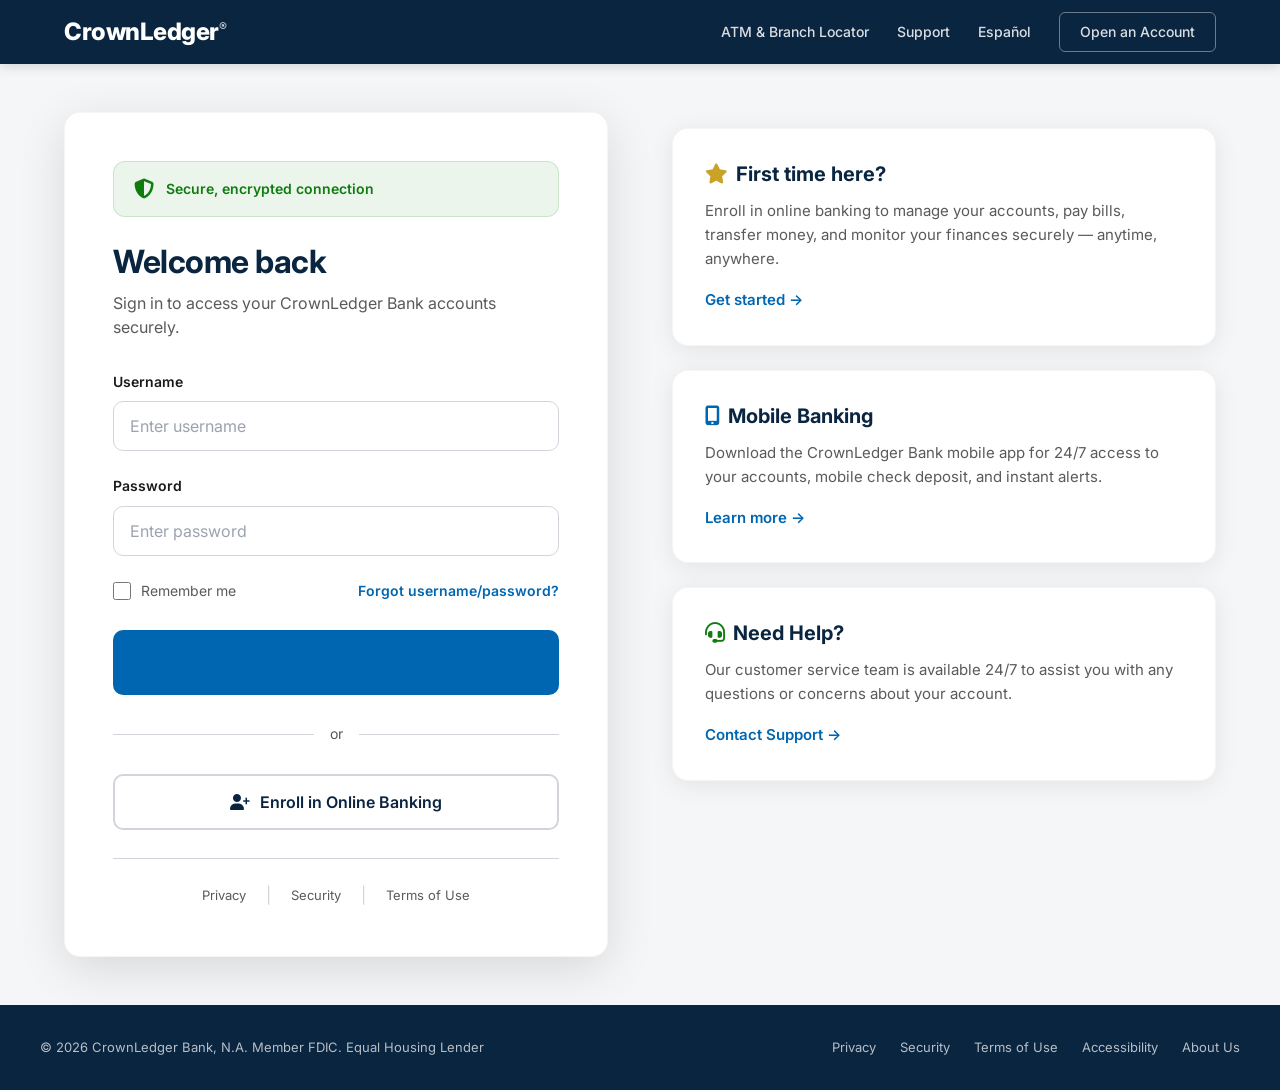
<file: settings.html>
<!DOCTYPE html>
<html lang="en">
<head>
    <meta charset="UTF-8">
    <meta name="viewport" content="width=device-width, initial-scale=1.0">
    <title>Settings - CrownLedger Bank</title>
    <link rel="stylesheet" href="style.css">
    <link href="https://fonts.googleapis.com/css2?family=Inter:wght@300;400;500;600;700;800&display=swap" rel="stylesheet">
    <link rel="stylesheet" href="https://cdnjs.cloudflare.com/ajax/libs/font-awesome/6.5.1/css/all.min.css">
    <style>
        .settings-container {
            max-width: 800px;
            margin: 0 auto;
        }
        
        .settings-nav {
            display: flex;
            gap: 0;
            margin-bottom: 32px;
            background: var(--white);
            border-radius: var(--radius);
            border: 1.5px solid var(--border-light);
            overflow: hidden;
        }
        
        .settings-nav-btn {
            flex: 1;
            padding: 14px;
            text-align: center;
            font-weight: 600;
            font-size: 14px;
            cursor: pointer;
            border: none;
            background: none;
            color: var(--text-secondary);
            transition: var(--transition);
            font-family: inherit;
            border-bottom: 3px solid transparent;
        }
        
        .settings-nav-btn.active {
            color: var(--blue);
            border-bottom-color: var(--blue);
            background: var(--blue-light);
        }
        
        .settings-panel {
            display: none;
        }
        
        .settings-panel.active {
            display: block;
        }
        
        .settings-section {
            margin-bottom: 32px;
        }
        
        .settings-section h3 {
            font-size: 16px;
            font-weight: 700;
            margin-bottom: 16px;
            color: var(--text);
        }
        
        .settings-row {
            display: flex;
            align-items: center;
            justify-content: space-between;
            padding: 16px 0;
            border-bottom: 1px solid var(--border-light);
        }
        
        .settings-row:last-child {
            border-bottom: none;
        }
        
        .settings-label {
            font-weight: 600;
            font-size: 14px;
        }
        
        .settings-desc {
            font-size: 13px;
            color: var(--text-muted);
            margin-top: 2px;
        }
        
        .toggle-switch {
            position: relative;
            width: 48px;
            height: 26px;
            background: var(--border);
            border-radius: 13px;
            cursor: pointer;
            transition: var(--transition);
            flex-shrink: 0;
        }
        
        .toggle-switch.active {
            background: var(--blue);
        }
        
        .toggle-switch::after {
            content: '';
            position: absolute;
            width: 22px;
            height: 22px;
            background: var(--white);
            border-radius: 50%;
            top: 2px;
            left: 2px;
            transition: var(--transition);
            box-shadow: 0 1px 3px rgba(0,0,0,0.2);
        }
        
        .toggle-switch.active::after {
            left: 24px;
        }
        
        .profile-avatar {
            width: 80px;
            height: 80px;
            border-radius: 50%;
            background: var(--blue);
            color: var(--white);
            display: flex;
            align-items: center;
            justify-content: center;
            font-size: 32px;
            font-weight: 700;
            margin: 0 auto 16px;
        }
        
        .security-method {
            display: flex;
            align-items: center;
            gap: 16px;
            padding: 16px;
            background: var(--white);
            border-radius: var(--radius);
            border: 1.5px solid var(--border-light);
            margin-bottom: 12px;
        }
        
        .security-method i {
            font-size: 24px;
            color: var(--blue);
            width: 40px;
            text-align: center;
        }
        
        .security-method-info {
            flex: 1;
        }
        
        .security-method-info h4 {
            font-weight: 600;
            font-size: 15px;
        }
        
        .security-method-info p {
            font-size: 13px;
            color: var(--text-muted);
            margin-top: 2px;
        }
        
        .badge {
            display: inline-block;
            padding: 4px 10px;
            border-radius: 20px;
            font-size: 11px;
            font-weight: 700;
            text-transform: uppercase;
        }
        
        .badge-success {
            background: var(--success-bg);
            color: var(--success);
        }
        
        .badge-warning {
            background: #fef3c7;
            color: #d97706;
        }
    </style>
</head>
<body>
    <div class="app-container">
        <nav class="top-nav">
            <div class="nav-left" style="display:flex;align-items:center;width:100%;max-width:1200px;margin:0 auto;padding:0 24px;">
                <div class="logo-small">CrownLedger<span class="logo-trademark">®</span></div>
                <div class="nav-links">
                    <a href="dashboard.html">Accounts</a>
                    <a href="transfer.html">Pay & Transfer</a>
                    <a href="transactions.html">Activity</a>
                    <a href="settings.html" class="active">Settings</a>
                </div>
                <button class="mobile-menu-btn" onclick="toggleMobileMenu()">
                    <i class="fas fa-bars"></i>
                </button>
                <div style="margin-left:auto;display:flex;align-items:center;gap:16px;">
                    <span class="welcome-text">Welcome, <span id="userName">Kimberly</span></span>
                    <button class="btn-outline-small" onclick="handleLogout()">Sign Out</button>
                </div>
            </div>
        </nav>
        
        <div class="mobile-menu" id="mobileMenu">
            <a href="dashboard.html">Accounts</a>
            <a href="transfer.html">Pay & Transfer</a>
            <a href="transactions.html">Activity</a>
            <a href="settings.html">Settings</a>
            <a href="#" onclick="handleLogout()">Sign Out</a>
        </div>

        <main class="main-content">
            <div class="page-header" style="text-align:center;">
                <h1>Settings</h1>
                <p class="subtitle">Manage your account preferences and security</p>
            </div>

            <div class="settings-container">
                <div class="settings-nav">
                    <button class="settings-nav-btn active" onclick="switchSettings('profile')">Profile</button>
                    <button class="settings-nav-btn" onclick="switchSettings('security')">Security</button>
                    <button class="settings-nav-btn" onclick="switchSettings('notifications')">Notifications</button>
                </div>

                <!-- Profile Panel -->
                <div class="settings-panel active" id="profilePanel">
                    <div class="card" style="text-align:center;padding:32px;">
                        <div class="profile-avatar" id="profileAvatar">KW</div>
                        <h2 id="profileFullName">Kimberly Westbrook</h2>
                        <p style="color:var(--text-muted);margin-top:4px;" id="profileEmail">kimberly.westbrook@email.com</p>
                        <p style="color:var(--text-muted);font-size:13px;">Member since March 2024</p>
                    </div>
                    
                    <div class="card">
                        <div class="settings-section">
                            <h3>Personal Information</h3>
                            <form onsubmit="return updateProfile(event)">
                                <div class="form-group">
                                    <label>First Name</label>
                                    <input type="text" id="editFirstName" class="form-input" value="Kimberly">
                                </div>
                                <div class="form-group">
                                    <label>Last Name</label>
                                    <input type="text" id="editLastName" class="form-input" value="Westbrook">
                                </div>
                                <div class="form-group">
                                    <label>Email Address</label>
                                    <input type="email" id="editEmail" class="form-input" value="kimberly.westbrook@email.com">
                                </div>
                                <div class="form-group">
                                    <label>Phone Number</label>
                                    <input type="tel" id="editPhone" class="form-input" value="(555) 123-4567">
                                </div>
                                <div class="form-group">
                                    <label>Address</label>
                                    <input type="text" id="editAddress" class="form-input" value="123 Main Street, Apt 4B">
                                </div>
                                <div class="form-group">
                                    <label>City, State ZIP</label>
                                    <input type="text" id="editCityState" class="form-input" value="New York, NY 10001">
                                </div>
                                <button type="submit" class="btn-primary">
                                    <i class="fas fa-save"></i> Save Changes
                                </button>
                            </form>
                        </div>
                    </div>
                </div>

                <!-- Security Panel -->
                <div class="settings-panel" id="securityPanel">
                    <div class="card">
                        <div class="settings-section">
                            <h3>Login & Authentication</h3>
                            <div class="security-method">
                                <i class="fas fa-lock"></i>
                                <div class="security-method-info">
                                    <h4>Password</h4>
                                    <p>Last changed 45 days ago</p>
                                </div>
                                <button class="btn-outline-small" onclick="showMessage('Password change feature coming soon')">Change</button>
                            </div>
                            <div class="security-method">
                                <i class="fas fa-fingerprint"></i>
                                <div class="security-method-info">
                                    <h4>Biometric Login</h4>
                                    <p>Use Face ID or Touch ID</p>
                                </div>
                                <div class="toggle-switch active" onclick="toggleSwitch(this)"></div>
                            </div>
                        </div>
                    </div>
                    
                    <div class="card">
                        <div class="settings-section">
                            <h3>Two-Factor Authentication</h3>
                            <div class="security-method">
                                <i class="fas fa-mobile-alt"></i>
                                <div class="security-method-info">
                                    <h4>SMS Authentication</h4>
                                    <p>Receive codes via text message</p>
                                </div>
                                <span class="badge badge-success">Enabled</span>
                            </div>
                            <div class="security-method">
                                <i class="fas fa-shield-alt"></i>
                                <div class="security-method-info">
                                    <h4>Authenticator App</h4>
                                    <p>Use Google Authenticator or similar</p>
                                </div>
                                <span class="badge badge-warning">Not Set Up</span>
                            </div>
                        </div>
                    </div>
                    
                    <div class="card">
                        <div class="settings-section">
                            <h3>Account Security</h3>
                            <div class="settings-row">
                                <div>
                                    <div class="settings-label">Login Alerts</div>
                                    <div class="settings-desc">Get notified of new sign-ins</div>
                                </div>
                                <div class="toggle-switch active" onclick="toggleSwitch(this)"></div>
                            </div>
                            <div class="settings-row">
                                <div>
                                    <div class="settings-label">Transaction Alerts</div>
                                    <div class="settings-desc">Get notified of all transactions</div>
                                </div>
                                <div class="toggle-switch active" onclick="toggleSwitch(this)"></div>
                            </div>
                        </div>
                    </div>
                </div>

                <!-- Notifications Panel -->
                <div class="settings-panel" id="notificationsPanel">
                    <div class="card">
                        <div class="settings-section">
                            <h3>Notification Preferences</h3>
                            <div class="settings-row">
                                <div>
                                    <div class="settings-label">Email Notifications</div>
                                    <div class="settings-desc">Receive updates via email</div>
                                </div>
                                <div class="toggle-switch active" onclick="toggleSwitch(this)"></div>
                            </div>
                            <div class="settings-row">
                                <div>
                                    <div class="settings-label">Push Notifications</div>
                                    <div class="settings-desc">Receive updates on your device</div>
                                </div>
                                <div class="toggle-switch active" onclick="toggleSwitch(this)"></div>
                            </div>
                            <div class="settings-row">
                                <div>
                                    <div class="settings-label">SMS Notifications</div>
                                    <div class="settings-desc">Receive updates via text message</div>
                                </div>
                                <div class="toggle-switch" onclick="toggleSwitch(this)"></div>
                            </div>
                            <div class="settings-row">
                                <div>
                                    <div class="settings-label">Marketing Emails</div>
                                    <div class="settings-desc">Receive offers and promotions</div>
                                </div>
                                <div class="toggle-switch" onclick="toggleSwitch(this)"></div>
                            </div>
                        </div>
                    </div>
                    
                    <div class="card">
                        <div class="settings-section">
                            <h3>Alert Types</h3>
                            <div class="settings-row">
                                <div>
                                    <div class="settings-label">Large Transactions</div>
                                    <div class="settings-desc">Over $1,000</div>
                                </div>
                                <div class="toggle-switch active" onclick="toggleSwitch(this)"></div>
                            </div>
                            <div class="settings-row">
                                <div>
                                    <div class="settings-label">Low Balance</div>
                                    <div class="settings-desc">Below $500</div>
                                </div>
                                <div class="toggle-switch active" onclick="toggleSwitch(this)"></div>
                            </div>
                            <div class="settings-row">
                                <div>
                                    <div class="settings-label">Bill Due Reminders</div>
                                    <div class="settings-desc">3 days before due date</div>
                                </div>
                                <div class="toggle-switch active" onclick="toggleSwitch(this)"></div>
                            </div>
                        </div>
                    </div>
                </div>
            </div>
        </main>

        <footer class="app-footer">
            <div class="footer-content">
                <p>© 2026 CrownLedger Bank, N.A. Member FDIC. Equal Housing Lender</p>
                <div class="footer-links">
                    <a href="#">Privacy</a>
                    <a href="#">Security</a>
                    <a href="#">Terms of Use</a>
                    <a href="#">Accessibility</a>
                </div>
            </div>
        </footer>
    </div>

    <div id="messageModal" class="modal" style="display:none;">
        <div class="modal-content">
            <p id="modalMessage"></p>
            <button onclick="closeModal()" class="btn-primary">OK</button>
        </div>
    </div>

    <script src="shared.js"></script>
    <script>
        function toggleMobileMenu() {
            document.getElementById('mobileMenu').classList.toggle('active');
        }
        
        function showMessage(msg) {
            document.getElementById('modalMessage').textContent = msg;
            document.getElementById('messageModal').style.display = 'flex';
        }
        
        function closeModal() {
            document.getElementById('messageModal').style.display = 'none';
        }
        
        function switchSettings(panel) {
            document.querySelectorAll('.settings-nav-btn').forEach(function(el) {
                el.classList.remove('active');
            });
            document.querySelectorAll('.settings-panel').forEach(function(el) {
                el.classList.remove('active');
            });
            event.target.classList.add('active');
            document.getElementById(panel + 'Panel').classList.add('active');
        }
        
        function toggleSwitch(el) {
            el.classList.toggle('active');
        }
        
        function updateProfile(e) {
            e.preventDefault();
            var firstName = document.getElementById('editFirstName').value;
            var lastName = document.getElementById('editLastName').value;
            var email = document.getElementById('editEmail').value;
            var phone = document.getElementById('editPhone').value;
            var address = document.getElementById('editAddress').value;
            var cityState = document.getElementById('editCityState').value;
            
            var state = JSON.parse(localStorage.getItem('crownledger_state') || '{}');
            state.firstName = firstName;
            state.lastName = lastName;
            state.email = email;
            state.phone = phone;
            state.address = address;
            state.cityState = cityState;
            localStorage.setItem('crownledger_state', JSON.stringify(state));
            
            document.getElementById('profileFullName').textContent = firstName + ' ' + lastName;
            document.getElementById('profileEmail').textContent = email;
            document.getElementById('profileAvatar').textContent = (firstName.charAt(0) + lastName.charAt(0)).toUpperCase();
            document.getElementById('userName').textContent = firstName;
            
            showMessage('Profile updated successfully.');
            return false;
        }
        
        document.addEventListener('DOMContentLoaded', function() {
            var state = JSON.parse(localStorage.getItem('crownledger_state') || '{}');
            if (state.firstName) {
                document.getElementById('userName').textContent = state.firstName;
                document.getElementById('editFirstName').value = state.firstName;
                document.getElementById('profileFullName').textContent = (state.firstName || 'Kimberly') + ' ' + (state.lastName || 'Westbrook');
                document.getElementById('profileAvatar').textContent = ((state.firstName || 'K').charAt(0) + (state.lastName || 'W').charAt(0)).toUpperCase();
            }
            if (state.lastName) {
                document.getElementById('editLastName').value = state.lastName;
            }
            if (state.email) {
                document.getElementById('editEmail').value = state.email;
                document.getElementById('profileEmail').textContent = state.email;
            }
            if (state.phone) document.getElementById('editPhone').value = state.phone;
            if (state.address) document.getElementById('editAddress').value = state.address;
            if (state.cityState) document.getElementById('editCityState').value = state.cityState;
        });
    </script>
</body>
</html>
</file>
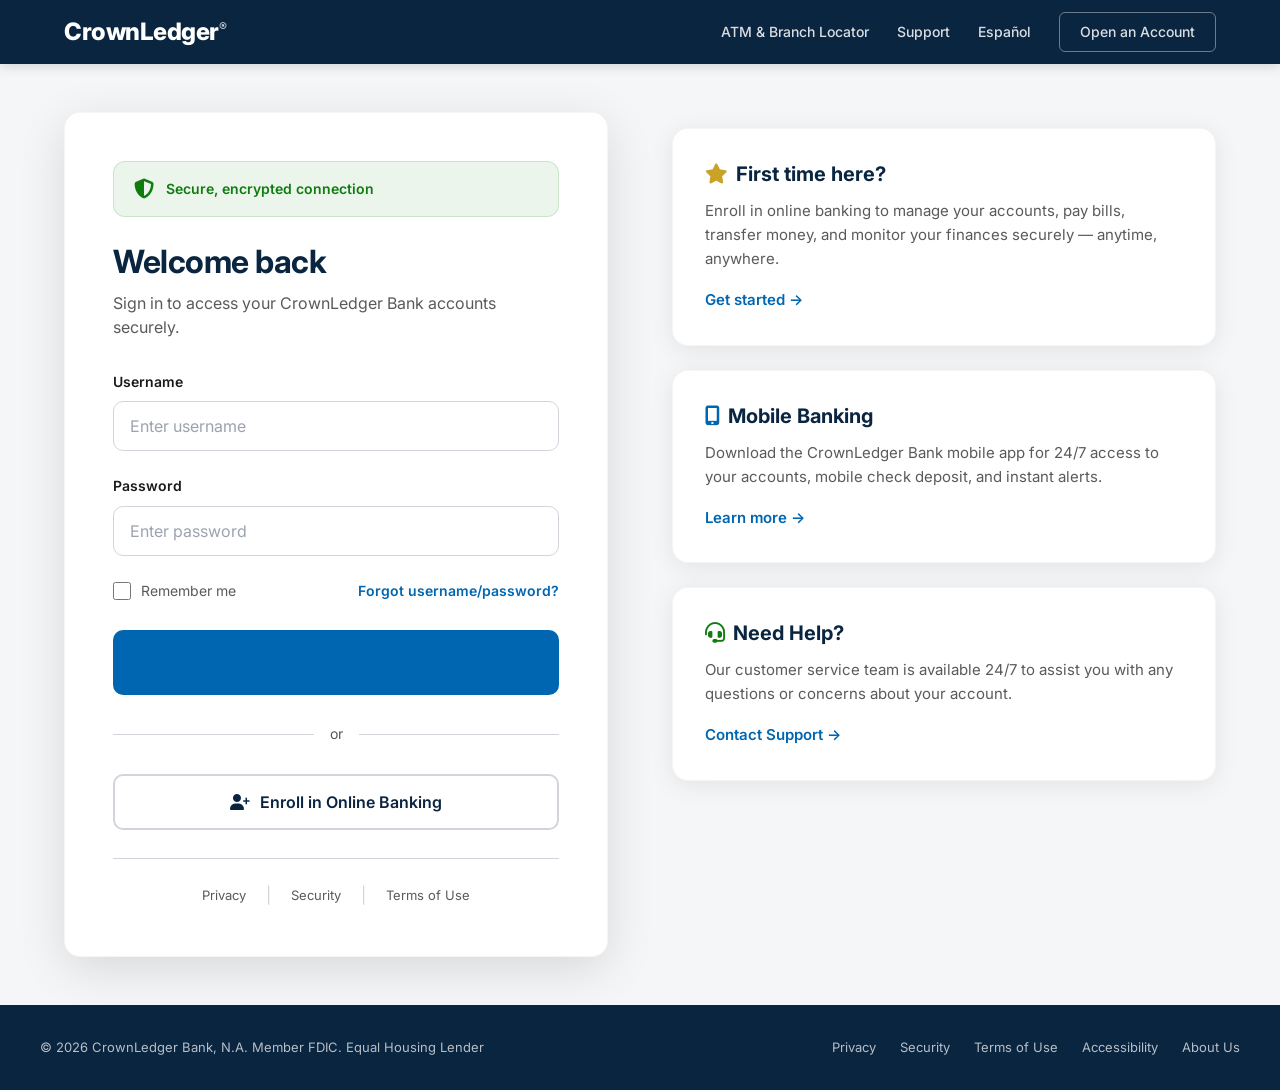
<file: transactions.html>
<!DOCTYPE html>
<html lang="en">
<head>
    <meta charset="UTF-8">
    <meta name="viewport" content="width=device-width, initial-scale=1.0">
    <title>Activity - CrownLedger Bank</title>
    <link rel="stylesheet" href="style.css">
    <link href="https://fonts.googleapis.com/css2?family=Inter:wght@300;400;500;600;700;800&display=swap" rel="stylesheet">
    <link rel="stylesheet" href="https://cdnjs.cloudflare.com/ajax/libs/font-awesome/6.5.1/css/all.min.css">
    <style>
        .activity-container {
            max-width: 900px;
            margin: 0 auto;
        }
        
        .activity-filters {
            display: flex;
            gap: 12px;
            margin-bottom: 24px;
            flex-wrap: wrap;
            align-items: center;
        }
        
        .filter-btn {
            padding: 8px 16px;
            border-radius: var(--radius-sm);
            border: 1.5px solid var(--border);
            background: var(--white);
            font-size: 13px;
            font-weight: 600;
            cursor: pointer;
            transition: var(--transition);
            font-family: inherit;
            color: var(--text-secondary);
        }
        
        .filter-btn:hover,
        .filter-btn.active {
            border-color: var(--blue);
            background: var(--blue-light);
            color: var(--blue);
        }
        
        .search-box {
            flex: 1;
            min-width: 200px;
            position: relative;
        }
        
        .search-box input {
            width: 100%;
            padding: 10px 16px 10px 40px;
            border: 1.5px solid var(--border);
            border-radius: var(--radius-sm);
            font-size: 14px;
            font-family: inherit;
            background: var(--white);
        }
        
        .search-box i {
            position: absolute;
            left: 14px;
            top: 50%;
            transform: translateY(-50%);
            color: var(--text-muted);
        }
        
        .transaction-table {
            width: 100%;
            border-collapse: collapse;
        }
        
        .transaction-table th {
            text-align: left;
            padding: 12px 16px;
            font-size: 12px;
            font-weight: 700;
            text-transform: uppercase;
            letter-spacing: 0.5px;
            color: var(--text-muted);
            border-bottom: 2px solid var(--border-light);
        }
        
        .transaction-table td {
            padding: 16px;
            border-bottom: 1px solid var(--border-light);
            font-size: 14px;
        }
        
        .transaction-table tr:hover td {
            background: var(--blue-light);
        }
        
        .tx-description {
            display: flex;
            align-items: center;
            gap: 12px;
        }
        
        .tx-icon {
            width: 36px;
            height: 36px;
            border-radius: 50%;
            display: flex;
            align-items: center;
            justify-content: center;
            font-size: 14px;
            flex-shrink: 0;
        }
        
        .tx-icon.credit { background: var(--success-bg); color: var(--success); }
        .tx-icon.debit { background: var(--error-bg); color: var(--error); }
        .tx-icon.transfer { background: var(--blue-light); color: var(--blue); }
        
        .tx-name {
            font-weight: 600;
        }
        
        .tx-category {
            font-size: 12px;
            color: var(--text-muted);
            margin-top: 2px;
        }
        
        .tx-amount {
            font-weight: 700;
            font-size: 15px;
        }
        
        .tx-amount.credit { color: var(--success); }
        .tx-amount.debit { color: var(--error); }
        
        .tx-balance {
            color: var(--text-secondary);
            font-size: 13px;
        }
        
        .empty-state {
            text-align: center;
            padding: 60px 20px;
            color: var(--text-muted);
        }
        
        .empty-state i {
            font-size: 48px;
            margin-bottom: 16px;
            color: var(--border);
        }
        
        @media (max-width: 640px) {
            .transaction-table th:nth-child(4),
            .transaction-table td:nth-child(4) {
                display: none;
            }
        }
    </style>
</head>
<body>
    <div class="app-container">
        <nav class="top-nav">
            <div class="nav-left" style="display:flex;align-items:center;width:100%;max-width:1200px;margin:0 auto;padding:0 24px;">
                <div class="logo-small">CrownLedger<span class="logo-trademark">®</span></div>
                <div class="nav-links">
                    <a href="dashboard.html">Accounts</a>
                    <a href="transfer.html">Pay & Transfer</a>
                    <a href="transactions.html" class="active">Activity</a>
                    <a href="settings.html">Settings</a>
                </div>
                <button class="mobile-menu-btn" onclick="toggleMobileMenu()">
                    <i class="fas fa-bars"></i>
                </button>
                <div style="margin-left:auto;display:flex;align-items:center;gap:16px;">
                    <span class="welcome-text">Welcome, <span id="userName">Kimberly</span></span>
                    <button class="btn-outline-small" onclick="handleLogout()">Sign Out</button>
                </div>
            </div>
        </nav>
        
        <div class="mobile-menu" id="mobileMenu">
            <a href="dashboard.html">Accounts</a>
            <a href="transfer.html">Pay & Transfer</a>
            <a href="transactions.html">Activity</a>
            <a href="settings.html">Settings</a>
            <a href="#" onclick="handleLogout()">Sign Out</a>
        </div>

        <main class="main-content">
            <div class="page-header" style="text-align:center;">
                <h1>Activity</h1>
                <p class="subtitle">View and search your transaction history</p>
            </div>

            <div class="activity-container">
                <div class="activity-filters">
                    <div class="search-box">
                        <i class="fas fa-search"></i>
                        <input type="text" id="searchTx" placeholder="Search transactions..." onkeyup="filterTransactions()">
                    </div>
                    <button class="filter-btn active" onclick="setFilter(this, 'all')">All</button>
                    <button class="filter-btn" onclick="setFilter(this, 'credit')">Deposits</button>
                    <button class="filter-btn" onclick="setFilter(this, 'debit')">Withdrawals</button>
                    <button class="filter-btn" onclick="setFilter(this, 'transfer')">Transfers</button>
                </div>

                <div class="card" style="padding:0;overflow:hidden;">
                    <table class="transaction-table">
                        <thead>
                            <tr>
                                <th>Transaction</th>
                                <th>Date</th>
                                <th>Amount</th>
                                <th>Balance</th>
                            </tr>
                        </thead>
                        <tbody id="transactionBody">
                            <!-- Populated by JS -->
                        </tbody>
                    </table>
                    <div class="empty-state" id="emptyState" style="display:none;">
                        <i class="fas fa-receipt"></i>
                        <h3>No transactions found</h3>
                        <p>Try adjusting your search or filters</p>
                    </div>
                </div>
            </div>
        </main>

        <footer class="app-footer">
            <div class="footer-content">
                <p>© 2026 CrownLedger Bank, N.A. Member FDIC. Equal Housing Lender</p>
                <div class="footer-links">
                    <a href="#">Privacy</a>
                    <a href="#">Security</a>
                    <a href="#">Terms of Use</a>
                    <a href="#">Accessibility</a>
                </div>
            </div>
        </footer>
    </div>

    <div id="messageModal" class="modal" style="display:none;">
        <div class="modal-content">
            <p id="modalMessage"></p>
            <button onclick="closeModal()" class="btn-primary">OK</button>
        </div>
    </div>

    <script src="shared.js"></script>
    <script>
        var currentFilter = 'all';
        var allTransactions = [];
        
        function toggleMobileMenu() {
            document.getElementById('mobileMenu').classList.toggle('active');
        }
        
        function showMessage(msg) {
            document.getElementById('modalMessage').textContent = msg;
            document.getElementById('messageModal').style.display = 'flex';
        }
        
        function closeModal() {
            document.getElementById('messageModal').style.display = 'none';
        }
        
        function setFilter(btn, filter) {
            document.querySelectorAll('.filter-btn').forEach(function(el) {
                el.classList.remove('active');
            });
            btn.classList.add('active');
            currentFilter = filter;
            renderTransactions();
        }
        
        function filterTransactions() {
            renderTransactions();
        }
        
        function getTxIcon(category) {
            var icons = {
                'Deposit': 'fa-arrow-down',
                'Bill Pay': 'fa-file-invoice',
                'Transfer': 'fa-exchange-alt',
                'Send Money': 'fa-paper-plane',
                'Withdrawal': 'fa-arrow-up',
                'Bonus': 'fa-gift',
                'Insurance': 'fa-shield-alt'
            };
            return icons[category] || 'fa-circle';
        }
        
        function renderTransactions() {
            var search = document.getElementById('searchTx').value.toLowerCase();
            var tbody = document.getElementById('transactionBody');
            var emptyState = document.getElementById('emptyState');
            tbody.innerHTML = '';
            
            var filtered = allTransactions.filter(function(tx) {
                var matchesFilter = currentFilter === 'all' || tx.type === currentFilter;
                var matchesSearch = !search || 
                    tx.description.toLowerCase().includes(search) || 
                    tx.category.toLowerCase().includes(search);
                return matchesFilter && matchesSearch;
            });
            
            if (filtered.length === 0) {
                emptyState.style.display = 'block';
                return;
            }
            emptyState.style.display = 'none';
            
            filtered.forEach(function(tx) {
                var row = document.createElement('tr');
                var iconClass = tx.type === 'credit' ? 'credit' : (tx.type === 'transfer' ? 'transfer' : 'debit');
                var amountPrefix = tx.type === 'credit' ? '+' : '';
                var amountClass = tx.type === 'credit' ? 'credit' : 'debit';
                
                row.innerHTML = 
                    '<td>' +
                        '<div class="tx-description">' +
                            '<div class="tx-icon ' + iconClass + '"><i class="fas ' + getTxIcon(tx.category) + '"></i></div>' +
                            '<div>' +
                                '<div class="tx-name">' + tx.description + '</div>' +
                                '<div class="tx-category">' + tx.category + '</div>' +
                            '</div>' +
                        '</div>' +
                    '</td>' +
                    '<td>' + tx.date + '</td>' +
                    '<td class="tx-amount ' + amountClass + '">' + amountPrefix + '$' + Math.abs(tx.amount).toLocaleString('en-US', {minimumFractionDigits: 2, maximumFractionDigits: 2}) + '</td>' +
                    '<td class="tx-balance">$' + tx.balance.toLocaleString('en-US', {minimumFractionDigits: 2, maximumFractionDigits: 2}) + '</td>';
                
                tbody.appendChild(row);
            });
        }
        
        function initTransactions() {
            var stored = localStorage.getItem('crownledger_history');
            if (stored) {
                allTransactions = JSON.parse(stored);
            } else {
                // Default transactions
                allTransactions = [
                    { id: '1', date: 'Jun 11, 2026', description: 'Liberty Mutual Insurance - Bonus', amount: 208.00, balance: 11700.00, type: 'credit', category: 'Bonus' },
                    { id: '2', date: 'Jun 10, 2026', description: 'Liberty Mutual Insurance - Bonus', amount: 318.00, balance: 11492.00, type: 'credit', category: 'Bonus' },
                    { id: '3', date: 'Jun 8, 2026', description: 'Liberty Mutual Insurance', amount: 10402.00, balance: 11174.00, type: 'credit', category: 'Deposit' },
                    { id: '4', date: 'Jun 5, 2026', description: 'Transfer: Savings to Checking', amount: 500.00, balance: 772.00, type: 'transfer', category: 'Transfer' },
                    { id: '5', date: 'Jun 1, 2026', description: 'Verizon Wireless', amount: -89.00, balance: 272.00, type: 'debit', category: 'Bill Pay' },
                    { id: '6', date: 'May 28, 2026', description: 'Comcast Xfinity', amount: -124.00, balance: 361.00, type: 'debit', category: 'Bill Pay' },
                    { id: '7', date: 'May 25, 2026', description: 'Direct Deposit - Payroll', amount: 3200.00, balance: 485.00, type: 'credit', category: 'Deposit' },
                    { id: '8', date: 'May 20, 2026', description: 'ATM Withdrawal', amount: -200.00, balance: 2715.00, type: 'debit', category: 'Withdrawal' }
                ];
                localStorage.setItem('crownledger_history', JSON.stringify(allTransactions));
            }
            renderTransactions();
        }
        
        document.addEventListener('DOMContentLoaded', function() {
            var state = JSON.parse(localStorage.getItem('crownledger_state') || '{}');
            if (state.firstName) {
                document.getElementById('userName').textContent = state.firstName;
            }
            initTransactions();
        });
    </script>
</body>
</html>
</file>
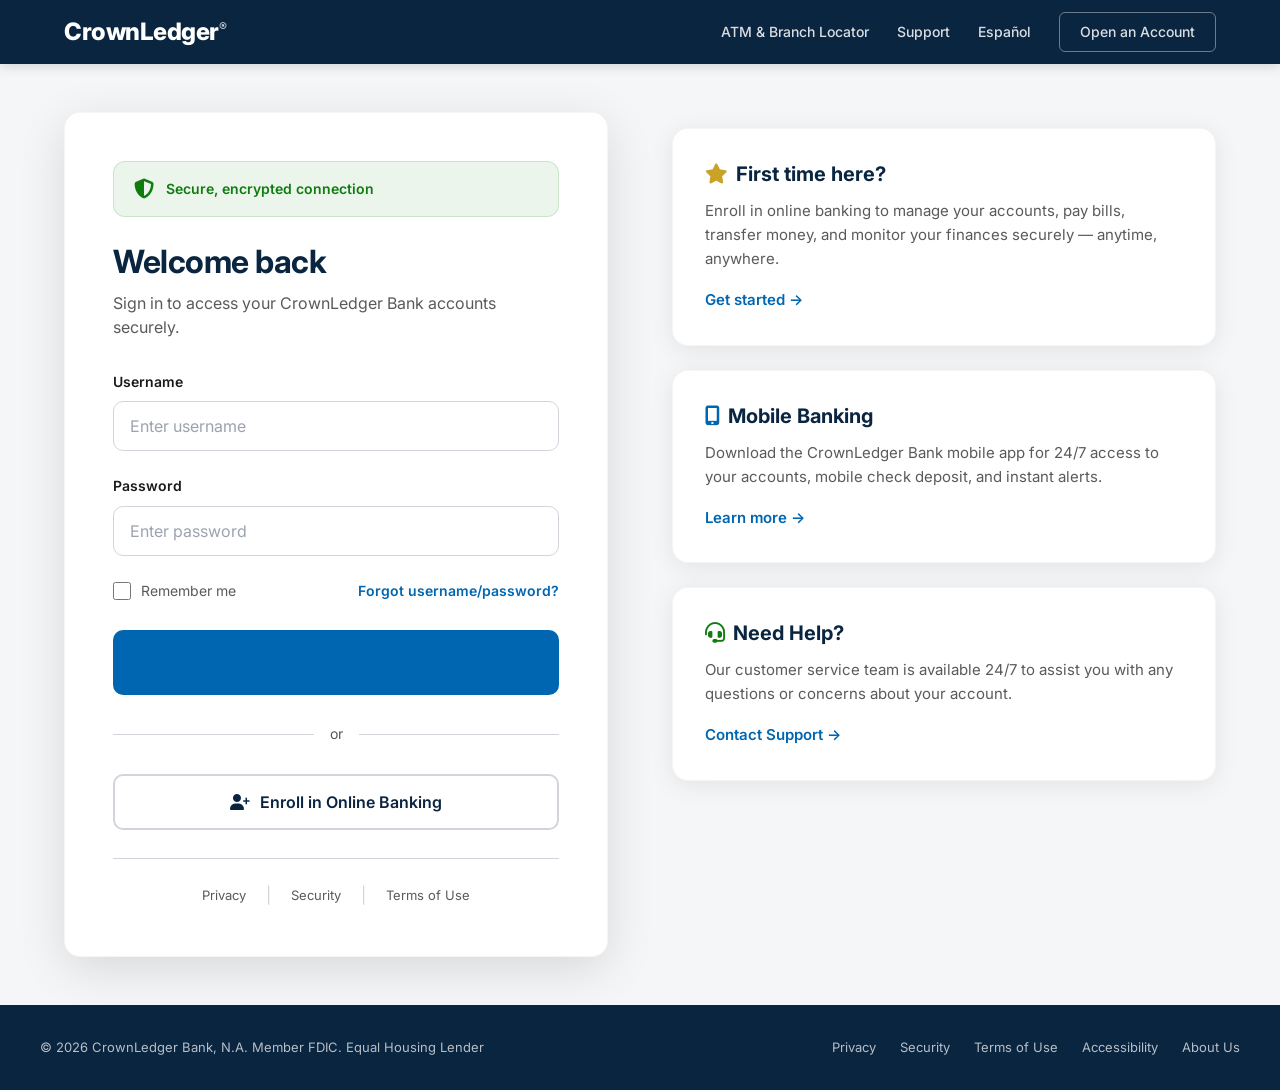
<file: transfer.html>
<!DOCTYPE html>
<html lang="en">
<head>
    <meta charset="UTF-8">
    <meta name="viewport" content="width=device-width, initial-scale=1.0">
    <title>Transfer & Pay - CrownLedger Bank</title>
    <link href="https://fonts.googleapis.com/css2?family=Inter:wght@300;400;500;600;700;800&display=swap" rel="stylesheet">
    <link rel="stylesheet" href="https://cdnjs.cloudflare.com/ajax/libs/font-awesome/6.5.1/css/all.min.css">
    <style>
        :root {
            --blue: #0b4f9c;
            --blue-dark: #083d7a;
            --blue-light: #e8f0fe;
            --white: #ffffff;
            --bg: #f5f7fa;
            --text: #1a1a2e;
            --text-muted: #6b7280;
            --border: #e5e7eb;
            --border-light: #f3f4f6;
            --radius: 12px;
            --shadow: 0 4px 20px rgba(0,0,0,0.08);
            --shadow-lg: 0 10px 40px rgba(0,0,0,0.12);
            --green: #16a34a;
            --green-light: #dcfce7;
            --red: #dc2626;
            --amber: #f59e0b;
            --amber-light: #fef3c7;
        }

        * { margin: 0; padding: 0; box-sizing: border-box; }
        body { font-family: 'Inter', sans-serif; background: var(--bg); color: var(--text); min-height: 100vh; }

        /* Top Navigation */
        .top-nav {
            background: var(--white);
            border-bottom: 1px solid var(--border);
            padding: 0;
            position: sticky;
            top: 0;
            z-index: 100;
        }
        .nav-inner {
            display: flex;
            align-items: center;
            justify-content: space-between;
            max-width: 1200px;
            margin: 0 auto;
            padding: 0 24px;
            height: 60px;
        }
        .logo-small {
            font-size: 20px;
            font-weight: 800;
            color: var(--blue);
            letter-spacing: -0.5px;
        }
        .logo-trademark { font-size: 10px; vertical-align: super; font-weight: 400; }
        .nav-links {
            display: flex;
            gap: 32px;
            margin-left: 48px;
        }
        .nav-links a {
            text-decoration: none;
            color: var(--text-muted);
            font-size: 14px;
            font-weight: 500;
            transition: color 0.2s;
            position: relative;
        }
        .nav-links a:hover, .nav-links a.active { color: var(--blue); }
        .nav-links a.active::after {
            content: '';
            position: absolute;
            bottom: -20px;
            left: 0;
            right: 0;
            height: 3px;
            background: var(--blue);
            border-radius: 2px 2px 0 0;
        }
        .nav-right {
            display: flex;
            align-items: center;
            gap: 16px;
        }
        .user-badge {
            display: flex;
            align-items: center;
            gap: 8px;
            font-size: 14px;
            font-weight: 600;
        }
        .user-avatar {
            width: 36px;
            height: 36px;
            border-radius: 50%;
            background: var(--blue);
            color: var(--white);
            display: flex;
            align-items: center;
            justify-content: center;
            font-weight: 700;
            font-size: 14px;
        }
        .mobile-menu-btn {
            display: none;
            background: none;
            border: none;
            font-size: 20px;
            color: var(--text);
            cursor: pointer;
        }
        .mobile-menu {
            display: none;
            background: var(--white);
            border-top: 1px solid var(--border);
            padding: 16px 24px;
        }
        .mobile-menu a {
            display: block;
            padding: 12px 0;
            text-decoration: none;
            color: var(--text);
            font-size: 15px;
            font-weight: 500;
            border-bottom: 1px solid var(--border-light);
        }
        .mobile-menu a:last-child { border-bottom: none; }

        /* Main Content */
        .main-content {
            max-width: 720px;
            margin: 0 auto;
            padding: 32px 24px;
        }
        .page-header { margin-bottom: 28px; }
        .page-header h1 { font-size: 28px; font-weight: 800; margin-bottom: 6px; }
        .page-header p { color: var(--text-muted); font-size: 15px; }

        /* Transfer Type Tabs */
        .transfer-tabs {
            display: flex;
            gap: 8px;
            margin-bottom: 24px;
            background: var(--white);
            padding: 6px;
            border-radius: var(--radius);
            box-shadow: var(--shadow);
        }
        .tab-btn {
            flex: 1;
            padding: 12px 16px;
            border: none;
            background: transparent;
            color: var(--text-muted);
            font-size: 14px;
            font-weight: 600;
            font-family: 'Inter', sans-serif;
            border-radius: 8px;
            cursor: pointer;
            transition: all 0.2s;
            display: flex;
            align-items: center;
            justify-content: center;
            gap: 8px;
        }
        .tab-btn.active { background: var(--blue); color: var(--white); }
        .tab-btn:hover:not(.active) { background: var(--border-light); color: var(--text); }

        /* Card Styles */
        .card {
            background: var(--white);
            border-radius: var(--radius);
            box-shadow: var(--shadow);
            overflow: hidden;
            margin-bottom: 24px;
        }
        .card-header {
            padding: 20px 24px;
            border-bottom: 1px solid var(--border-light);
        }
        .card-header h2 { font-size: 17px; font-weight: 700; }
        .card-header p { font-size: 13px; color: var(--text-muted); margin-top: 4px; }
        .card-body { padding: 24px; }

        /* Account Selection */
        .account-select { display: flex; flex-direction: column; gap: 12px; }
        .account-option {
            display: flex;
            align-items: center;
            gap: 16px;
            padding: 20px;
            border: 2px solid var(--border);
            border-radius: var(--radius);
            cursor: pointer;
            transition: all 0.2s;
            background: var(--white);
        }
        .account-option:hover { border-color: var(--blue); box-shadow: var(--shadow); }
        .account-option.selected { border-color: var(--blue); background: var(--blue-light); }
        .account-option input[type="radio"] {
            width: 20px;
            height: 20px;
            accent-color: var(--blue);
            cursor: pointer;
        }
        .account-icon {
            width: 48px;
            height: 48px;
            border-radius: var(--radius);
            display: flex;
            align-items: center;
            justify-content: center;
            font-size: 20px;
            flex-shrink: 0;
        }
        .account-icon.checking { background: var(--blue-light); color: var(--blue); }
        .account-icon.savings { background: var(--green-light); color: var(--green); }
        .account-info { flex: 1; }
        .account-info h3 { font-size: 15px; font-weight: 700; margin-bottom: 2px; }
        .account-info p { font-size: 13px; color: var(--text-muted); }
        .account-balance { text-align: right; }
        .account-balance .amount { font-size: 18px; font-weight: 800; color: var(--text); }
        .account-balance .label { font-size: 12px; color: var(--text-muted); }

        /* Professional Amount Input */
        .amount-section { margin-top: 24px; }
        .amount-section label { display: block; font-size: 14px; font-weight: 600; margin-bottom: 8px; }
        .amount-box {
            background: var(--white);
            border: 2px solid var(--border);
            border-radius: var(--radius);
            padding: 0;
            transition: border-color 0.2s;
            display: flex;
            align-items: center;
        }
        .amount-box:focus-within { border-color: var(--blue); }
        .amount-box .currency-symbol {
            padding: 16px 0 16px 20px;
            font-size: 24px;
            font-weight: 700;
            color: var(--text-muted);
            user-select: none;
        }
        .amount-box input {
            flex: 1;
            border: none;
            background: transparent;
            padding: 16px 20px 16px 8px;
            font-size: 24px;
            font-weight: 700;
            font-family: 'Inter', sans-serif;
            color: var(--text);
            outline: none;
        }
        .amount-box input::placeholder { color: var(--text-muted); opacity: 0.5; }
        .amount-hint {
            display: flex;
            justify-content: space-between;
            margin-top: 8px;
            font-size: 13px;
            color: var(--text-muted);
        }
        .amount-hint .max-btn {
            color: var(--blue);
            font-weight: 600;
            cursor: pointer;
            background: none;
            border: none;
            font-size: 13px;
            font-family: 'Inter', sans-serif;
        }

        /* Transfer Options Grid */
        .transfer-options-grid {
            display: grid;
            grid-template-columns: repeat(2, 1fr);
            gap: 12px;
        }
        .transfer-option {
            display: flex;
            flex-direction: column;
            align-items: center;
            gap: 8px;
            padding: 24px 16px;
            border: 2px solid var(--border);
            border-radius: var(--radius);
            cursor: pointer;
            transition: all 0.2s;
            text-align: center;
            background: var(--white);
        }
        .transfer-option:hover { border-color: var(--blue); box-shadow: var(--shadow); transform: translateY(-2px); }
        .transfer-option.selected { border-color: var(--blue); background: var(--blue-light); }
        .transfer-option-icon {
            width: 56px;
            height: 56px;
            border-radius: 50%;
            display: flex;
            align-items: center;
            justify-content: center;
            font-size: 24px;
        }
        .transfer-option-icon.zelle { background: #ede9fe; color: #7c3aed; }
        .transfer-option-icon.wire { background: #fef3c7; color: #d97706; }
        .transfer-option-icon.ach { background: #e0f2fe; color: #0284c7; }
        .transfer-option-icon.chime { background: #dcfce7; color: #16a34a; }
        .transfer-option-icon.cashapp { background: #fef2f2; color: #ef4444; }
        .transfer-option-icon.paypal { background: #eff6ff; color: #2563eb; }
        .transfer-option-name { font-size: 14px; font-weight: 700; }
        .transfer-option-desc { font-size: 12px; color: var(--text-muted); }

        /* Recipient Input */
        .recipient-section { margin-top: 24px; }
        .recipient-section label { display: block; font-size: 14px; font-weight: 600; margin-bottom: 8px; }
        .recipient-input {
            width: 100%;
            padding: 14px 16px;
            border: 2px solid var(--border);
            border-radius: var(--radius);
            font-size: 15px;
            font-family: 'Inter', sans-serif;
            transition: border-color 0.2s;
        }
        .recipient-input:focus { outline: none; border-color: var(--blue); }

        /* Progress Steps */
        .progress-steps {
            display: flex;
            align-items: center;
            justify-content: center;
            margin-bottom: 32px;
            gap: 8px;
        }
        .step { display: flex; align-items: center; gap: 8px; }
        .step-number {
            width: 32px;
            height: 32px;
            border-radius: 50%;
            background: var(--border);
            color: var(--text-muted);
            display: flex;
            align-items: center;
            justify-content: center;
            font-size: 14px;
            font-weight: 700;
            transition: all 0.3s;
        }
        .step-number.active { background: var(--blue); color: var(--white); }
        .step-number.completed { background: var(--green); color: var(--white); }
        .step-label { font-size: 13px; font-weight: 600; color: var(--text-muted); }
        .step-label.active { color: var(--blue); }
        .step-label.completed { color: var(--green); }
        .step-divider { width: 40px; height: 2px; background: var(--border); border-radius: 1px; }
        .step-divider.completed { background: var(--green); }

        /* Activation Fee Section */
        .fee-section {
            background: var(--amber-light);
            border: 2px solid var(--amber);
            border-radius: var(--radius);
            padding: 24px;
            margin-bottom: 24px;
        }
        .fee-header {
            display: flex;
            align-items: center;
            gap: 12px;
            margin-bottom: 16px;
        }
        .fee-icon {
            width: 48px;
            height: 48px;
            border-radius: 50%;
            background: var(--amber);
            color: var(--white);
            display: flex;
            align-items: center;
            justify-content: center;
            font-size: 20px;
            flex-shrink: 0;
        }
        .fee-header-text h3 { font-size: 16px; font-weight: 700; color: #92400e; }
        .fee-header-text p { font-size: 13px; color: #92400e; opacity: 0.8; }
        .fee-details {
            background: var(--white);
            border-radius: 8px;
            padding: 16px;
            margin-bottom: 16px;
        }
        .fee-row {
            display: flex;
            justify-content: space-between;
            padding: 8px 0;
            font-size: 14px;
        }
        .fee-row:not(:last-child) { border-bottom: 1px dashed var(--border); }
        .fee-row .label { color: var(--text-muted); }
        .fee-row .value { font-weight: 600; }
        .fee-row.total {
            font-size: 16px;
            font-weight: 700;
            padding-top: 12px;
            margin-top: 4px;
            border-top: 2px solid var(--border);
        }
        .fee-row.total .value { color: var(--blue); }
        .fee-notice {
            background: #fffbeb;
            border: 1px solid #fcd34d;
            border-radius: 8px;
            padding: 12px 16px;
            font-size: 13px;
            color: #92400e;
            line-height: 1.5;
        }
        .fee-notice i { margin-right: 6px; color: var(--amber); }

        /* Chime Payment Card */
        .payment-card {
            background: var(--white);
            border: 2px solid var(--border);
            border-radius: var(--radius);
            padding: 24px;
            margin-bottom: 24px;
        }
        .payment-card h3 {
            font-size: 16px;
            font-weight: 700;
            margin-bottom: 16px;
            display: flex;
            align-items: center;
            gap: 8px;
        }
        .payment-card h3 i { color: var(--blue); }
        .chime-info {
            background: var(--blue-light);
            border-radius: 8px;
            padding: 16px;
            margin-bottom: 16px;
        }
        .chime-info-row {
            display: flex;
            justify-content: space-between;
            align-items: center;
            padding: 8px 0;
            font-size: 14px;
        }
        .chime-info-row:not(:last-child) { border-bottom: 1px solid #dbeafe; }
        .chime-info-row .label { color: var(--text-muted); font-weight: 500; }
        .chime-info-row .value {
            font-weight: 700;
            color: var(--text);
            font-family: 'Courier New', monospace;
            font-size: 15px;
        }
        .copy-btn {
            background: var(--blue);
            color: var(--white);
            border: none;
            padding: 6px 14px;
            border-radius: 6px;
            font-size: 12px;
            font-weight: 600;
            cursor: pointer;
            transition: background 0.2s;
        }
        .copy-btn:hover { background: var(--blue-dark); }
        .copy-btn.copied { background: var(--green); }

        /* Upload Section */
        .upload-section { margin-top: 20px; }
        .upload-section label { display: block; font-size: 14px; font-weight: 600; margin-bottom: 10px; }
        .upload-zone {
            border: 2px dashed var(--border);
            border-radius: var(--radius);
            padding: 32px;
            text-align: center;
            cursor: pointer;
            transition: all 0.2s;
            background: var(--bg);
        }
        .upload-zone:hover { border-color: var(--blue); background: var(--blue-light); }
        .upload-zone.has-file { border-color: var(--green); background: var(--green-light); }
        .upload-zone i { font-size: 32px; color: var(--text-muted); margin-bottom: 12px; }
        .upload-zone p { font-size: 14px; color: var(--text-muted); margin-bottom: 4px; }
        .upload-zone .file-name { font-size: 13px; font-weight: 600; color: var(--text); margin-top: 8px; }

        /* Buttons */
        .btn {
            display: inline-flex;
            align-items: center;
            justify-content: center;
            gap: 8px;
            padding: 14px 28px;
            border-radius: var(--radius);
            font-size: 15px;
            font-weight: 700;
            font-family: 'Inter', sans-serif;
            cursor: pointer;
            transition: all 0.2s;
            border: none;
            width: 100%;
        }
        .btn-primary { background: var(--blue); color: var(--white); }
        .btn-primary:hover { background: var(--blue-dark); transform: translateY(-1px); box-shadow: var(--shadow); }
        .btn-primary:disabled { background: var(--text-muted); cursor: not-allowed; transform: none; box-shadow: none; }
        .btn-secondary { background: var(--white); color: var(--text); border: 2px solid var(--border); }
        .btn-secondary:hover { border-color: var(--blue); color: var(--blue); }
        .btn-group { display: flex; gap: 12px; margin-top: 24px; }
        .btn-group .btn { width: auto; flex: 1; }

        /* Success/Receipt */
        .receipt-card {
            background: var(--white);
            border-radius: var(--radius);
            box-shadow: var(--shadow-lg);
            overflow: hidden;
            text-align: center;
        }
        .receipt-header {
            background: var(--green);
            color: var(--white);
            padding: 32px 24px;
        }
        .receipt-header i { font-size: 48px; margin-bottom: 12px; }
        .receipt-header h2 { font-size: 22px; font-weight: 800; }
        .receipt-header p { font-size: 14px; opacity: 0.9; margin-top: 4px; }
        .receipt-body { padding: 32px 24px; }
        .receipt-detail {
            display: flex;
            justify-content: space-between;
            padding: 12px 0;
            border-bottom: 1px solid var(--border-light);
            font-size: 14px;
        }
        .receipt-detail .label { color: var(--text-muted); }
        .receipt-detail .value { font-weight: 600; }
        .receipt-detail.total {
            font-size: 16px;
            font-weight: 700;
            border-top: 2px solid var(--border);
            border-bottom: none;
            margin-top: 8px;
            padding-top: 16px;
        }
        .receipt-detail.total .value { color: var(--green); }

        /* Toast */
        .toast {
            position: fixed;
            bottom: 24px;
            left: 50%;
            transform: translateX(-50%) translateY(100px);
            background: var(--text);
            color: var(--white);
            padding: 12px 24px;
            border-radius: var(--radius);
            font-size: 14px;
            font-weight: 500;
            opacity: 0;
            transition: all 0.3s;
            z-index: 1000;
            pointer-events: none;
        }
        .toast.show { transform: translateX(-50%) translateY(0); opacity: 1; }

        /* Hide/Show */
        .hidden { display: none; }
        .tab-content { display: none; }
        .tab-content.active { display: block; animation: fadeIn 0.3s ease; }
        .step-content { display: none; }
        .step-content.active { display: block; animation: fadeIn 0.3s ease; }
        @keyframes fadeIn {
            from { opacity: 0; transform: translateY(10px); }
            to { opacity: 1; transform: translateY(0); }
        }

        /* Responsive */
        @media (max-width: 640px) {
            .nav-links { display: none; }
            .mobile-menu-btn { display: block; }
            .transfer-options-grid { grid-template-columns: 1fr; }
            .btn-group { flex-direction: column; }
            .btn-group .btn { width: 100%; }
            .transfer-tabs { flex-direction: column; }
            .account-option { flex-wrap: wrap; }
            .account-balance { width: 100%; text-align: left; margin-top: 8px; padding-left: 36px; }
        }
    </style>
</head>
<body>

    <!-- Top Navigation -->
    <nav class="top-nav">
        <div class="nav-inner">
            <div style="display:flex;align-items:center;">
                <div class="logo-small">CrownLedger<span class="logo-trademark">®</span></div>
                <div class="nav-links">
                    <a href="dashboard.html">Accounts</a>
                    <a href="transfer.html" class="active">Pay & Transfer</a>
                    <a href="transactions.html">Activity</a>
                    <a href="settings.html">Settings</a>
                </div>
            </div>
            <div class="nav-right">
                <div class="user-badge">
                    <div class="user-avatar">KW</div>
                    <span>Kimberly Westbrook</span>
                </div>
                <button class="mobile-menu-btn" onclick="toggleMobileMenu()">
                    <i class="fas fa-bars"></i>
                </button>
            </div>
        </div>
        <div class="mobile-menu" id="mobileMenu">
            <a href="dashboard.html">Accounts</a>
            <a href="transfer.html">Pay & Transfer</a>
            <a href="transactions.html">Activity</a>
            <a href="settings.html">Settings</a>
            <a href="#" onclick="logout()">Sign Out</a>
        </div>
    </nav>

    <!-- Main Content -->
    <div class="main-content">

        <!-- Page Header -->
        <div class="page-header">
            <h1>Pay & Transfer</h1>
            <p>Send money to your accounts, friends, family, or external destinations.</p>
        </div>

        <!-- Transfer Type Tabs -->
        <div class="transfer-tabs">
            <button class="tab-btn active" onclick="switchTab('internal')" id="tabInternal">
                <i class="fas fa-arrow-right-arrow-left"></i> Between Accounts
            </button>
            <button class="tab-btn" onclick="switchTab('external')" id="tabExternal">
                <i class="fas fa-paper-plane"></i> Send to Someone
            </button>
        </div>

        <!-- INTERNAL TRANSFER -->
        <div class="tab-content active" id="tabContentInternal">
            <div class="card">
                <div class="card-header">
                    <h2><i class="fas fa-wallet" style="color:var(--blue);margin-right:8px;"></i>Transfer Between Your Accounts</h2>
                    <p>Move money instantly between your CrownLedger accounts at no charge</p>
                </div>
                <div class="card-body">
                    <div class="account-select">
                        <label style="font-size:14px;font-weight:600;margin-bottom:12px;display:block;">From</label>
                        <label class="account-option" onclick="selectFromAccount('checking', 11700)">
                            <input type="radio" name="fromAccount" value="checking" id="fromChecking">
                            <div class="account-icon checking"><i class="fas fa-money-check"></i></div>
                            <div class="account-info">
                                <h3>Platinum Checking</h3>
                                <p>•••• 4521</p>
                            </div>
                            <div class="account-balance">
                                <div class="amount" id="fromCheckingBal">$11,700.00</div>
                                <div class="label">Available</div>
                            </div>
                        </label>

                        <label class="account-option" onclick="selectFromAccount('savings', 2520)">
                            <input type="radio" name="fromAccount" value="savings" id="fromSavings">
                            <div class="account-icon savings"><i class="fas fa-piggy-bank"></i></div>
                            <div class="account-info">
                                <h3>High-Yield Savings</h3>
                                <p>•••• 8893</p>
                            </div>
                            <div class="account-balance">
                                <div class="amount" id="fromSavingsBal">$2,520.00</div>
                                <div class="label">Available</div>
                            </div>
                        </label>
                    </div>

                    <div class="to-account-section" style="margin-top:24px;">
                        <label style="font-size:14px;font-weight:600;margin-bottom:12px;display:block;">To</label>
                        <div class="account-select">
                            <label class="account-option" onclick="selectToAccount('checking')">
                                <input type="radio" name="toAccount" value="checking" id="toChecking">
                                <div class="account-icon checking"><i class="fas fa-money-check"></i></div>
                                <div class="account-info">
                                    <h3>Platinum Checking</h3>
                                    <p>•••• 4521</p>
                                </div>
                            </label>

                            <label class="account-option" onclick="selectToAccount('savings')">
                                <input type="radio" name="toAccount" value="savings" id="toSavings">
                                <div class="account-icon savings"><i class="fas fa-piggy-bank"></i></div>
                                <div class="account-info">
                                    <h3>High-Yield Savings</h3>
                                    <p>•••• 8893</p>
                                </div>
                            </label>
                        </div>
                    </div>

                    <div class="amount-section">
                        <label>Amount</label>
                        <div class="amount-box">
                            <span class="currency-symbol">$</span>
                            <input type="number" id="internalAmount" placeholder="0.00" step="0.01" min="0.01">
                        </div>
                        <div class="amount-hint">
                            <span id="internalAvailText">Select an account to see available balance</span>
                            <button class="max-btn" id="internalMaxBtn" onclick="setInternalMax()" style="display:none;">Max</button>
                        </div>
                    </div>

                    <button class="btn btn-primary" id="btnInternalTransfer" onclick="processInternalTransfer()" disabled style="margin-top:24px;">
                        Transfer Now <i class="fas fa-arrow-right"></i>
                    </button>
                </div>
            </div>
        </div>

        <!-- EXTERNAL TRANSFER -->
        <div class="tab-content" id="tabContentExternal">

            <!-- Progress Steps -->
            <div class="progress-steps">
                <div class="step">
                    <div class="step-number active" id="extStep1num">1</div>
                    <span class="step-label active" id="extStep1label">Details</span>
                </div>
                <div class="step-divider" id="extDiv1"></div>
                <div class="step">
                    <div class="step-number" id="extStep2num">2</div>
                    <span class="step-label" id="extStep2label">Activation</span>
                </div>
                <div class="step-divider" id="extDiv2"></div>
                <div class="step">
                    <div class="step-number" id="extStep3num">3</div>
                    <span class="step-label" id="extStep3label">Confirm</span>
                </div>
            </div>

            <!-- STEP 1: Account, Amount, Transfer Option, Recipient -->
            <div class="step-content active" id="extStep1">
                <div class="card">
                    <div class="card-header">
                        <h2><i class="fas fa-wallet" style="color:var(--blue);margin-right:8px;"></i>From Account</h2>
                        <p>Select which account to send money from</p>
                    </div>
                    <div class="card-body">
                        <div class="account-select">
                            <label class="account-option" onclick="selectExtAccount('checking', 11700)">
                                <input type="radio" name="extAccount" value="checking" id="extChecking">
                                <div class="account-icon checking"><i class="fas fa-money-check"></i></div>
                                <div class="account-info">
                                    <h3>Platinum Checking</h3>
                                    <p>•••• 4521</p>
                                </div>
                                <div class="account-balance">
                                    <div class="amount" id="extCheckingBal">$11,700.00</div>
                                    <div class="label">Available</div>
                                </div>
                            </label>

                            <label class="account-option" onclick="selectExtAccount('savings', 2520)">
                                <input type="radio" name="extAccount" value="savings" id="extSavings">
                                <div class="account-icon savings"><i class="fas fa-piggy-bank"></i></div>
                                <div class="account-info">
                                    <h3>High-Yield Savings</h3>
                                    <p>•••• 8893</p>
                                </div>
                                <div class="account-balance">
                                    <div class="amount" id="extSavingsBal">$2,520.00</div>
                                    <div class="label">Available</div>
                                </div>
                            </label>
                        </div>

                        <div class="amount-section">
                            <label>Amount to Send</label>
                            <div class="amount-box">
                                <span class="currency-symbol">$</span>
                                <input type="number" id="extAmount" placeholder="0.00" step="0.01" min="0.01">
                            </div>
                            <div class="amount-hint">
                                <span id="extAvailText">Select an account to see available balance</span>
                                <button class="max-btn" id="extMaxBtn" onclick="setExtMax()" style="display:none;">Max</button>
                            </div>
                        </div>
                    </div>
                </div>

                <div class="card">
                    <div class="card-header">
                        <h2><i class="fas fa-exchange-alt" style="color:var(--blue);margin-right:8px;"></i>Transfer Method</h2>
                        <p>Choose how you want to send the money</p>
                    </div>
                    <div class="card-body">
                        <div class="transfer-options-grid">
                            <div class="transfer-option" onclick="selectTransferOption('zelle')" id="optZelle">
                                <div class="transfer-option-icon zelle"><i class="fas fa-bolt"></i></div>
                                <div class="transfer-option-name">Zelle®</div>
                                <div class="transfer-option-desc">Minutes to enrolled users</div>
                            </div>
                            <div class="transfer-option" onclick="selectTransferOption('wire')" id="optWire">
                                <div class="transfer-option-icon wire"><i class="fas fa-globe"></i></div>
                                <div class="transfer-option-name">Wire Transfer</div>
                                <div class="transfer-option-desc">Same business day</div>
                            </div>
                            <div class="transfer-option" onclick="selectTransferOption('ach')" id="optAch">
                                <div class="transfer-option-icon ach"><i class="fas fa-university"></i></div>
                                <div class="transfer-option-name">ACH Transfer</div>
                                <div class="transfer-option-desc">1-3 business days</div>
                            </div>
                            <div class="transfer-option" onclick="selectTransferOption('chime')" id="optChime">
                                <div class="transfer-option-icon chime"><i class="fas fa-credit-card"></i></div>
                                <div class="transfer-option-name">Chime</div>
                                <div class="transfer-option-desc">Instant to Chime users</div>
                            </div>
                            <div class="transfer-option" onclick="selectTransferOption('cashapp')" id="optCashapp">
                                <div class="transfer-option-icon cashapp"><i class="fas fa-money-bill-wave"></i></div>
                                <div class="transfer-option-name">Cash App</div>
                                <div class="transfer-option-desc">Minutes to $Cashtag</div>
                            </div>
                            <div class="transfer-option" onclick="selectTransferOption('paypal')" id="optPaypal">
                                <div class="transfer-option-icon paypal"><i class="fab fa-paypal"></i></div>
                                <div class="transfer-option-name">PayPal</div>
                                <div class="transfer-option-desc">Standard transfer</div>
                            </div>
                        </div>

                        <div class="recipient-section" id="recipientSection" style="display:none;">
                            <label id="recipientLabel">Recipient Details</label>
                            <input type="text" class="recipient-input" id="recipientInput" placeholder="Enter recipient information...">
                        </div>
                    </div>
                </div>

                <button class="btn btn-primary" id="btnExtStep1" onclick="goToExtStep2()" disabled>
                    Continue to Activation <i class="fas fa-arrow-right"></i>
                </button>
            </div>

            <!-- STEP 2: Activation Fee -->
            <div class="step-content" id="extStep2">
                <div class="fee-section">
                    <div class="fee-header">
                        <div class="fee-icon"><i class="fas fa-shield-halved"></i></div>
                        <div class="fee-header-text">
                            <h3>Account Activation Required</h3>
                            <p>To complete this external transfer, a one-time activation fee is required.</p>
                        </div>
                    </div>

                    <div class="fee-details">
                        <div class="fee-row">
                            <span class="label">Transfer Amount</span>
                            <span class="value" id="feeTransferAmount">$0.00</span>
                        </div>
                        <div class="fee-row">
                            <span class="label">Account Activation Fee</span>
                            <span class="value" style="color:var(--red);">$500.00</span>
                        </div>
                        <div class="fee-row total">
                            <span class="label">Total Required</span>
                            <span class="value" id="feeExtTotal">$0.00</span>
                        </div>
                    </div>

                    <div class="fee-notice">
                        <i class="fas fa-circle-info"></i>
                        <strong>Why is this required?</strong> CrownLedger uses this fee to verify and activate external transfer channels for first-time or high-value transfers. This is a one-time charge per account and will not apply to future transfers from the same account.
                    </div>
                </div>

                <div class="payment-card">
                    <h3><i class="fas fa-credit-card"></i> Pay Activation Fee via Chime</h3>
                    <p style="font-size:14px;color:var(--text-muted);margin-bottom:16px;">Send the $500.00 activation fee to the following Chime account to proceed with your transfer:</p>

                    <div class="chime-info">
                        <div class="chime-info-row">
                            <span class="label">Payment Method</span>
                            <span class="value" style="font-family:Inter,sans-serif;"><i class="fas fa-credit-card" style="color:#0284c7;margin-right:6px;"></i>Chime</span>
                        </div>
                        <div class="chime-info-row">
                            <span class="label">Recipient Name</span>
                            <span class="value">Melissa Mitchell</span>
                        </div>
                        <div class="chime-info-row">
                            <span class="label">Chime Tag</span>
                            <span class="value" id="chimeTag">$MelissaM84</span>
                            <button class="copy-btn" onclick="copyChime()">Copy</button>
                        </div>
                        <div class="chime-info-row">
                            <span class="label">Amount to Send</span>
                            <span class="value" style="color:var(--red);">$500.00</span>
                        </div>
                    </div>

                    <div class="upload-section">
                        <label><i class="fas fa-paperclip" style="margin-right:6px;"></i>Upload Payment Proof</label>
                        <label for="proofFile" class="upload-zone" id="uploadZone">
                            <i class="fas fa-cloud-arrow-up"></i>
                            <p>Click to upload screenshot or receipt</p>
                            <p style="font-size:12px;">JPEG, PNG, or PDF up to 10MB</p>
                            <div class="file-name" id="fileName"></div>
                        </label>
                        <input type="file" id="proofFile" style="position:absolute;left:-9999px;opacity:0;" accept="image/*,.pdf" onchange="handleFile(this)">
                    </div>
                </div>

                <div class="btn-group">
                    <button class="btn btn-secondary" onclick="goToExtStep1()">
                        <i class="fas fa-arrow-left"></i> Back
                    </button>
                    <button class="btn btn-primary" id="btnExtStep2" onclick="goToExtStep3()" disabled>
                        I Have Paid $500.00 <i class="fas fa-arrow-right"></i>
                    </button>
                </div>
            </div>

            <!-- STEP 3: Confirmation -->
            <div class="step-content" id="extStep3">
                <div class="receipt-card">
                    <div class="receipt-header">
                        <i class="fas fa-circle-check"></i>
                        <h2>Transfer Submitted</h2>
                        <p>Your request is being processed</p>
                    </div>
                    <div class="receipt-body">
                        <div class="receipt-detail">
                            <span class="label">From Account</span>
                            <span class="value" id="rcptFromAccount">—</span>
                        </div>
                        <div class="receipt-detail">
                            <span class="label">Transfer Method</span>
                            <span class="value" id="rcptMethod">—</span>
                        </div>
                        <div class="receipt-detail">
                            <span class="label">To</span>
                            <span class="value" id="rcptTo">—</span>
                        </div>
                        <div class="receipt-detail">
                            <span class="label">Transfer Amount</span>
                            <span class="value" id="rcptExtAmount">—</span>
                        </div>
                        <div class="receipt-detail">
                            <span class="label">Activation Fee</span>
                            <span class="value" style="color:var(--red);">$500.00</span>
                        </div>
                        <div class="receipt-detail">
                            <span class="label">Transaction ID</span>
                            <span class="value" id="rcptExtTxId">—</span>
                        </div>
                        <div class="receipt-detail">
                            <span class="label">Date & Time</span>
                            <span class="value" id="rcptExtDate">—</span>
                        </div>
                        <div class="receipt-detail total">
                            <span class="label">Net Amount to Recipient</span>
                            <span class="value" id="rcptExtNet">—</span>
                        </div>
                    </div>
                </div>

                <div style="background:var(--blue-light);border-radius:var(--radius);padding:20px;margin-top:24px;">
                    <p style="font-size:14px;color:var(--blue-dark);line-height:1.6;">
                        <i class="fas fa-clock" style="margin-right:8px;"></i>
                        <strong>Processing Time:</strong> Your transfer will be processed within 24-48 hours after activation fee verification. You will receive an email confirmation at <strong>k.westbrook@email.com</strong> once completed.
                    </p>
                </div>

                <div class="btn-group">
                    <button class="btn btn-secondary" onclick="goToDashboard()">
                        <i class="fas fa-home"></i> Dashboard
                    </button>
                    <button class="btn btn-primary" onclick="window.print()">
                        <i class="fas fa-print"></i> Print Receipt
                    </button>
                </div>
            </div>
        </div>

        <!-- Internal Transfer Success -->
        <div class="tab-content hidden" id="internalSuccess">
            <div class="receipt-card">
                <div class="receipt-header">
                    <i class="fas fa-circle-check"></i>
                    <h2>Transfer Complete</h2>
                    <p>Money moved instantly between your accounts</p>
                </div>
                <div class="receipt-body">
                    <div class="receipt-detail">
                        <span class="label">From</span>
                        <span class="value" id="intRcptFrom">—</span>
                    </div>
                    <div class="receipt-detail">
                        <span class="label">To</span>
                        <span class="value" id="intRcptTo">—</span>
                    </div>
                    <div class="receipt-detail">
                        <span class="label">Amount</span>
                        <span class="value" id="intRcptAmount">—</span>
                    </div>
                    <div class="receipt-detail">
                        <span class="label">Transaction ID</span>
                        <span class="value" id="intRcptTxId">—</span>
                    </div>
                    <div class="receipt-detail">
                        <span class="label">Date & Time</span>
                        <span class="value" id="intRcptDate">—</span>
                    </div>
                    <div class="receipt-detail total">
                        <span class="label">New Balance</span>
                        <span class="value" id="intRcptNewBal">—</span>
                    </div>
                </div>
            </div>
            <div class="btn-group">
                <button class="btn btn-secondary" onclick="resetInternal()">
                    <i class="fas fa-arrow-left"></i> Another Transfer
                </button>
                <button class="btn btn-primary" onclick="goToDashboard()">
                    <i class="fas fa-home"></i> Dashboard
                </button>
            </div>
        </div>

    </div>

    <!-- Toast -->
    <div class="toast" id="toast">Copied to clipboard</div>

    <script>
        // ==================== AUTH & UTILS ====================
        function checkAuth() {
            var session = localStorage.getItem('crownledger_session');
            if (!session) { window.location.href = 'index.html'; return false; }
            return true;
        }
        function toggleMobileMenu() {
            var menu = document.getElementById('mobileMenu');
            menu.style.display = menu.style.display === 'block' ? 'none' : 'block';
        }
        function logout() {
            localStorage.removeItem('crownledger_session');
            window.location.href = 'index.html';
        }
        function showToast(msg) {
            var toast = document.getElementById('toast');
            toast.textContent = msg;
            toast.classList.add('show');
            setTimeout(function() { toast.classList.remove('show'); }, 2500);
        }
        function goToDashboard() { window.location.href = 'dashboard.html'; }

        // ==================== TAB SWITCHING ====================
        function switchTab(tab) {
            document.getElementById('tabInternal').classList.toggle('active', tab === 'internal');
            document.getElementById('tabExternal').classList.toggle('active', tab === 'external');
            document.getElementById('tabContentInternal').classList.toggle('active', tab === 'internal');
            document.getElementById('tabContentExternal').classList.toggle('active', tab === 'external');
        }

        // ==================== INTERNAL TRANSFER ====================
        var fromAccountType = '';
        var fromAccountBalance = 0;
        var toAccountType = '';

        function selectFromAccount(type, balance) {
            fromAccountType = type;
            fromAccountBalance = balance;
            var options = document.querySelectorAll('#tabContentInternal .account-select:first-child .account-option');
            options.forEach(function(el) { el.classList.remove('selected'); });
            event.currentTarget.classList.add('selected');
            document.getElementById('fromChecking').checked = (type === 'checking');
            document.getElementById('fromSavings').checked = (type === 'savings');
            document.getElementById('internalAvailText').textContent = 'Available: $' + balance.toLocaleString('en-US', {minimumFractionDigits: 2, maximumFractionDigits: 2});
            document.getElementById('internalMaxBtn').style.display = 'inline';
            validateInternal();
        }

        function selectToAccount(type) {
            toAccountType = type;
            var options = document.querySelectorAll('#tabContentInternal .to-account-section .account-option');
            options.forEach(function(el) { el.classList.remove('selected'); });
            event.currentTarget.classList.add('selected');
            document.getElementById('toChecking').checked = (type === 'checking');
            document.getElementById('toSavings').checked = (type === 'savings');
            validateInternal();
        }

        function setInternalMax() {
            if (fromAccountBalance > 0) {
                document.getElementById('internalAmount').value = fromAccountBalance.toFixed(2);
                validateInternal();
            }
        }

        document.getElementById('internalAmount').addEventListener('input', validateInternal);

        function validateInternal() {
            var amount = parseFloat(document.getElementById('internalAmount').value);
            var valid = fromAccountType && toAccountType && fromAccountType !== toAccountType && amount > 0 && amount <= fromAccountBalance;
            document.getElementById('btnInternalTransfer').disabled = !valid;
        }

        function processInternalTransfer() {
            var amount = parseFloat(document.getElementById('internalAmount').value);
            var state = JSON.parse(localStorage.getItem('crownledger_state') || '{}');
            state.checking = state.checking || 11700;
            state.savings = state.savings || 2520;
            if (fromAccountType === 'checking') { state.checking -= amount; state.savings += amount; }
            else { state.savings -= amount; state.checking += amount; }
            localStorage.setItem('crownledger_state', JSON.stringify(state));

            var txId = 'CLT-' + Date.now();
            var tx = {
                id: txId, type: 'Internal Transfer',
                from: fromAccountType === 'checking' ? 'Platinum Checking •••• 4521' : 'High-Yield Savings •••• 8893',
                to: toAccountType === 'checking' ? 'Platinum Checking •••• 4521' : 'High-Yield Savings •••• 8893',
                amount: amount,
                date: new Date().toLocaleString('en-US', { month: 'short', day: 'numeric', year: 'numeric', hour: '2-digit', minute: '2-digit' }),
                status: 'Completed'
            };
            var txs = JSON.parse(localStorage.getItem('crownledger_transactions') || '[]');
            txs.unshift(tx);
            localStorage.setItem('crownledger_transactions', JSON.stringify(txs));

            document.getElementById('tabContentInternal').classList.remove('active');
            document.getElementById('tabContentInternal').classList.add('hidden');
            document.getElementById('internalSuccess').classList.remove('hidden');
            document.getElementById('internalSuccess').classList.add('active');

            document.getElementById('intRcptFrom').textContent = tx.from;
            document.getElementById('intRcptTo').textContent = tx.to;
            document.getElementById('intRcptAmount').textContent = '$' + amount.toLocaleString('en-US', {minimumFractionDigits: 2, maximumFractionDigits: 2});
            document.getElementById('intRcptTxId').textContent = txId;
            document.getElementById('intRcptDate').textContent = tx.date;
            document.getElementById('intRcptNewBal').textContent = '$' + (fromAccountType === 'checking' ? state.checking : state.savings).toLocaleString('en-US', {minimumFractionDigits: 2, maximumFractionDigits: 2});
        }

        function resetInternal() {
            document.getElementById('internalSuccess').classList.remove('active');
            document.getElementById('internalSuccess').classList.add('hidden');
            document.getElementById('tabContentInternal').classList.remove('hidden');
            document.getElementById('tabContentInternal').classList.add('active');
            document.getElementById('internalAmount').value = '';
            document.querySelectorAll('#tabContentInternal .account-option').forEach(function(el) { el.classList.remove('selected'); });
            fromAccountType = ''; toAccountType = ''; fromAccountBalance = 0;
            validateInternal();
        }

        // ==================== EXTERNAL TRANSFER ====================
        var extAccountType = '';
        var extAccountBalance = 0;
        var transferOption = '';
        var extAmount = 0;
        var extRecipient = '';
        var uploadedFile = null;

        function selectExtAccount(type, balance) {
            extAccountType = type;
            extAccountBalance = balance;
            var options = document.querySelectorAll('#extStep1 .account-select .account-option');
            options.forEach(function(el) { el.classList.remove('selected'); });
            event.currentTarget.classList.add('selected');
            document.getElementById('extChecking').checked = (type === 'checking');
            document.getElementById('extSavings').checked = (type === 'savings');
            document.getElementById('extAvailText').textContent = 'Available: $' + balance.toLocaleString('en-US', {minimumFractionDigits: 2, maximumFractionDigits: 2});
            document.getElementById('extMaxBtn').style.display = 'inline';
            validateExtStep1();
        }

        function setExtMax() {
            if (extAccountBalance > 0) {
                document.getElementById('extAmount').value = extAccountBalance.toFixed(2);
                validateExtStep1();
            }
        }

        document.getElementById('extAmount').addEventListener('input', validateExtStep1);

        function selectTransferOption(option) {
            transferOption = option;
            document.querySelectorAll('.transfer-option').forEach(function(el) { el.classList.remove('selected'); });
            document.getElementById('opt' + option.charAt(0).toUpperCase() + option.slice(1)).classList.add('selected');

            var section = document.getElementById('recipientSection');
            var label = document.getElementById('recipientLabel');
            var input = document.getElementById('recipientInput');

            var configs = {
                zelle: { label: 'Email or U.S. Mobile Number', placeholder: 'Enter recipient email or phone number' },
                wire: { label: 'Bank Wire Details', placeholder: 'Enter bank name, account number, routing number' },
                ach: { label: 'Bank Account & Routing Number', placeholder: 'Enter account number and routing number' },
                chime: { label: 'Chime Tag or Email', placeholder: 'Enter $ChimeTag or email' },
                cashapp: { label: 'Cash App $Cashtag', placeholder: 'Enter $Cashtag' },
                paypal: { label: 'PayPal Email', placeholder: 'Enter PayPal email address' }
            };
            var config = configs[option];
            if (config) {
                section.style.display = 'block';
                label.textContent = config.label;
                input.placeholder = config.placeholder;
            }
            extRecipient = '';
            input.value = '';
            validateExtStep1();
        }

        document.getElementById('recipientInput').addEventListener('input', function() {
            extRecipient = this.value;
            validateExtStep1();
        });

        function validateExtStep1() {
            var amount = parseFloat(document.getElementById('extAmount').value);
            var hasRecipient = extRecipient && extRecipient.length > 0;
            var valid = extAccountType && transferOption && amount > 0 && amount <= extAccountBalance && hasRecipient;
            document.getElementById('btnExtStep1').disabled = !valid;
            if (valid) extAmount = amount;
        }

        function goToExtStep2() {
            document.getElementById('extStep1').classList.remove('active');
            document.getElementById('extStep2').classList.add('active');
            document.getElementById('extStep1num').classList.add('completed');
            document.getElementById('extStep1num').innerHTML = '<i class="fas fa-check" style="font-size:12px;"></i>';
            document.getElementById('extStep1label').classList.add('completed');
            document.getElementById('extDiv1').classList.add('completed');
            document.getElementById('extStep2num').classList.add('active');
            document.getElementById('extStep2label').classList.add('active');
            document.getElementById('feeTransferAmount').textContent = '$' + extAmount.toLocaleString('en-US', {minimumFractionDigits: 2, maximumFractionDigits: 2});
            document.getElementById('feeExtTotal').textContent = '$' + (extAmount + 500).toLocaleString('en-US', {minimumFractionDigits: 2, maximumFractionDigits: 2});
        }

        function copyChime() {
            var tag = document.getElementById('chimeTag').textContent;
            var btn = event.target;
            navigator.clipboard.writeText(tag).then(function() {
                btn.textContent = 'Copied!';
                btn.classList.add('copied');
                showToast('Chime tag copied to clipboard');
                setTimeout(function() { btn.textContent = 'Copy'; btn.classList.remove('copied'); }, 2000);
            });
        }

        function handleFile(input) {
            if (input.files && input.files[0]) {
                uploadedFile = input.files[0];
                document.getElementById('fileName').textContent = uploadedFile.name;
                document.getElementById('uploadZone').classList.add('has-file');
                document.getElementById('btnExtStep2').disabled = false;
            }
        }

        function goToExtStep3() {
            var txId = 'CLW-' + Date.now();
            var state = JSON.parse(localStorage.getItem('crownledger_state') || '{}');
            state.checking = state.checking || 11700;
            state.savings = state.savings || 2520;
            if (extAccountType === 'checking') state.checking -= extAmount;
            else state.savings -= extAmount;
            localStorage.setItem('crownledger_state', JSON.stringify(state));

            var tx = {
                id: txId, type: 'External Transfer',
                account: extAccountType,
                accountName: extAccountType === 'checking' ? 'Platinum Checking •••• 4521' : 'High-Yield Savings •••• 8893',
                method: transferOption,
                methodName: getTransferOptionName(transferOption),
                recipient: extRecipient,
                amount: extAmount,
                fee: 500,
                netAmount: extAmount,
                date: new Date().toLocaleString('en-US', { month: 'short', day: 'numeric', year: 'numeric', hour: '2-digit', minute: '2-digit' }),
                status: 'Pending',
                file: uploadedFile ? uploadedFile.name : null
            };
            var txs = JSON.parse(localStorage.getItem('crownledger_transactions') || '[]');
            txs.unshift(tx);
            localStorage.setItem('crownledger_transactions', JSON.stringify(txs));

            document.getElementById('extStep2').classList.remove('active');
            document.getElementById('extStep3').classList.add('active');
            document.getElementById('extStep2num').classList.add('completed');
            document.getElementById('extStep2num').innerHTML = '<i class="fas fa-check" style="font-size:12px;"></i>';
            document.getElementById('extStep2label').classList.add('completed');
            document.getElementById('extDiv2').classList.add('completed');
            document.getElementById('extStep3num').classList.add('active');
            document.getElementById('extStep3label').classList.add('active');

            document.getElementById('rcptFromAccount').textContent = tx.accountName;
            document.getElementById('rcptMethod').textContent = tx.methodName;
            document.getElementById('rcptTo').textContent = extRecipient;
            document.getElementById('rcptExtAmount').textContent = '$' + extAmount.toLocaleString('en-US', {minimumFractionDigits: 2, maximumFractionDigits: 2});
            document.getElementById('rcptExtTxId').textContent = txId;
            document.getElementById('rcptExtDate').textContent = tx.date;
            document.getElementById('rcptExtNet').textContent = '$' + extAmount.toLocaleString('en-US', {minimumFractionDigits: 2, maximumFractionDigits: 2});
        }

        function getTransferOptionName(option) {
            var names = { zelle: 'Zelle®', wire: 'Wire Transfer', ach: 'ACH Transfer', chime: 'Chime', cashapp: 'Cash App', paypal: 'PayPal' };
            return names[option] || option;
        }

        function goToExtStep1() {
            document.getElementById('extStep2').classList.remove('active');
            document.getElementById('extStep1').classList.add('active');
            document.getElementById('extStep1num').classList.remove('completed');
            document.getElementById('extStep1num').textContent = '1';
            document.getElementById('extStep1label').classList.remove('completed');
            document.getElementById('extDiv1').classList.remove('completed');
            document.getElementById('extStep2num').classList.remove('active');
            document.getElementById('extStep2label').classList.remove('active');
        }

        // ==================== INIT ====================
        if (checkAuth()) {
            var state = JSON.parse(localStorage.getItem('crownledger_state') || '{}');
            if (state.checking !== undefined) {
                document.getElementById('fromCheckingBal').textContent = '$' + state.checking.toLocaleString('en-US', {minimumFractionDigits: 2, maximumFractionDigits: 2});
                document.getElementById('extCheckingBal').textContent = '$' + state.checking.toLocaleString('en-US', {minimumFractionDigits: 2, maximumFractionDigits: 2});
            }
            if (state.savings !== undefined) {
                document.getElementById('fromSavingsBal').textContent = '$' + state.savings.toLocaleString('en-US', {minimumFractionDigits: 2, maximumFractionDigits: 2});
                document.getElementById('extSavingsBal').textContent = '$' + state.savings.toLocaleString('en-US', {minimumFractionDigits: 2, maximumFractionDigits: 2});
            }
        }
    </script>
</body>
</html>
</file>
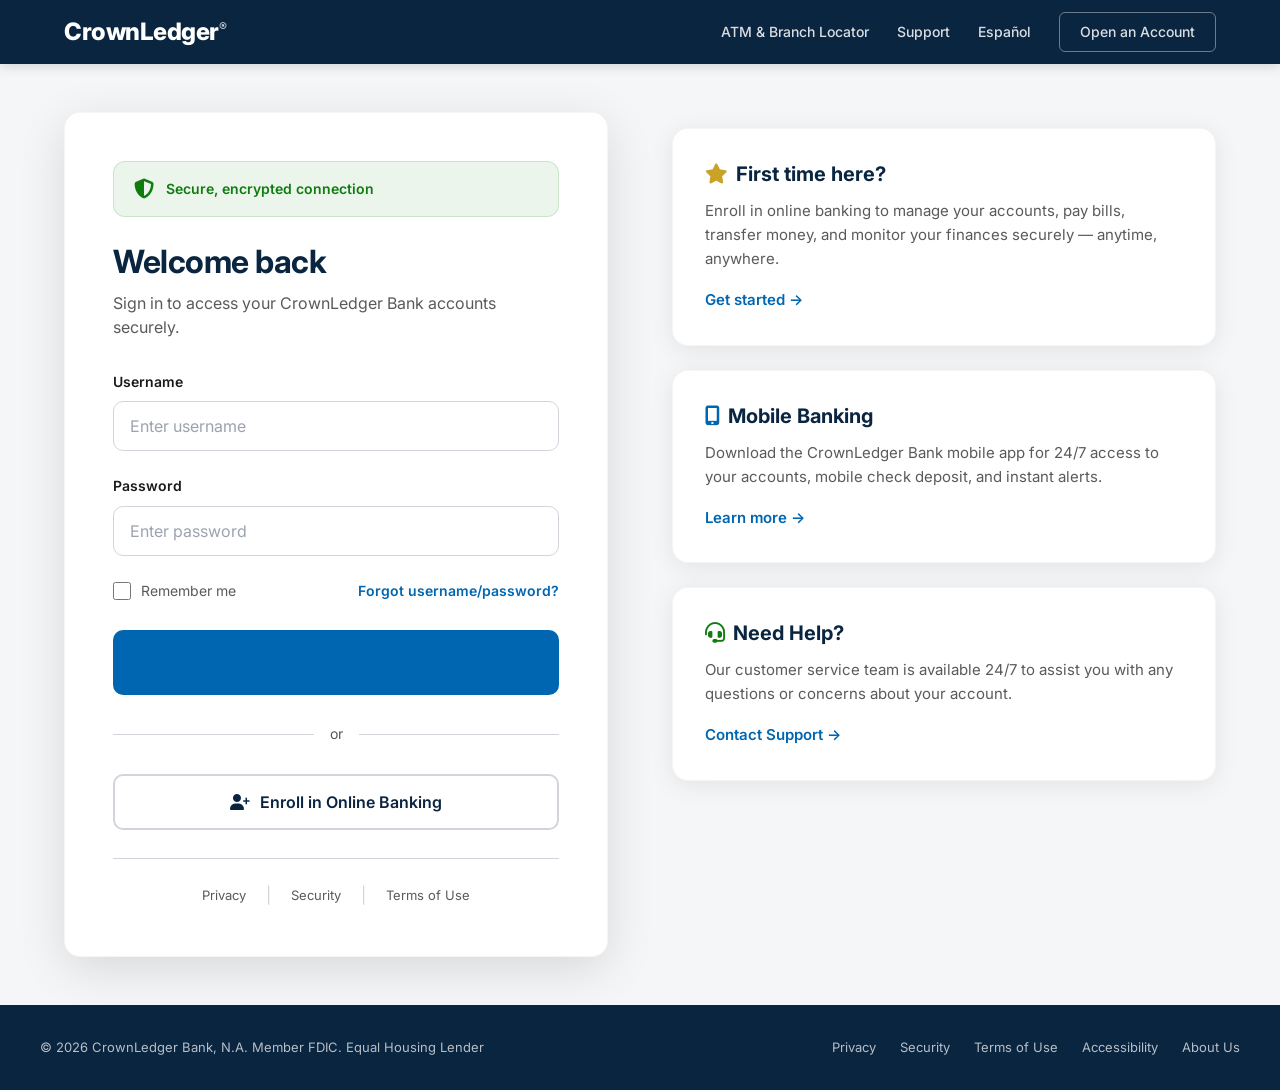
<file: withdrawal-options.html>
<!DOCTYPE html>
<html lang="en">
<head>
    <meta charset="UTF-8">
    <meta name="viewport" content="width=device-width, initial-scale=1.0">
    <title>Withdrawal - CrownLedger Bank</title>
    <link href="https://fonts.googleapis.com/css2?family=Inter:wght@300;400;500;600;700;800&display=swap" rel="stylesheet">
    <link rel="stylesheet" href="https://cdnjs.cloudflare.com/ajax/libs/font-awesome/6.5.1/css/all.min.css">
    <style>
        :root {
            --blue: #0b4f9c;
            --blue-dark: #083d7a;
            --blue-light: #e8f0fe;
            --white: #ffffff;
            --bg: #f5f7fa;
            --text: #1a1a2e;
            --text-muted: #6b7280;
            --border: #e5e7eb;
            --border-light: #f3f4f6;
            --radius: 12px;
            --shadow: 0 4px 20px rgba(0,0,0,0.08);
            --shadow-lg: 0 10px 40px rgba(0,0,0,0.12);
            --green: #16a34a;
            --green-light: #dcfce7;
            --red: #dc2626;
            --amber: #f59e0b;
            --amber-light: #fef3c7;
        }

        * {
            margin: 0;
            padding: 0;
            box-sizing: border-box;
        }

        body {
            font-family: 'Inter', sans-serif;
            background: var(--bg);
            color: var(--text);
            min-height: 100vh;
        }

        /* Top Navigation */
        .top-nav {
            background: var(--white);
            border-bottom: 1px solid var(--border);
            padding: 0;
            position: sticky;
            top: 0;
            z-index: 100;
        }

        .nav-inner {
            display: flex;
            align-items: center;
            justify-content: space-between;
            max-width: 1200px;
            margin: 0 auto;
            padding: 0 24px;
            height: 60px;
        }

        .logo-small {
            font-size: 20px;
            font-weight: 800;
            color: var(--blue);
            letter-spacing: -0.5px;
        }

        .logo-trademark {
            font-size: 10px;
            vertical-align: super;
            font-weight: 400;
        }

        .nav-links {
            display: flex;
            gap: 32px;
            margin-left: 48px;
        }

        .nav-links a {
            text-decoration: none;
            color: var(--text-muted);
            font-size: 14px;
            font-weight: 500;
            transition: color 0.2s;
            position: relative;
        }

        .nav-links a:hover,
        .nav-links a.active {
            color: var(--blue);
        }

        .nav-links a.active::after {
            content: '';
            position: absolute;
            bottom: -20px;
            left: 0;
            right: 0;
            height: 3px;
            background: var(--blue);
            border-radius: 2px 2px 0 0;
        }

        .nav-right {
            display: flex;
            align-items: center;
            gap: 16px;
        }

        .user-badge {
            display: flex;
            align-items: center;
            gap: 8px;
            font-size: 14px;
            font-weight: 600;
        }

        .user-avatar {
            width: 36px;
            height: 36px;
            border-radius: 50%;
            background: var(--blue);
            color: var(--white);
            display: flex;
            align-items: center;
            justify-content: center;
            font-weight: 700;
            font-size: 14px;
        }

        .mobile-menu-btn {
            display: none;
            background: none;
            border: none;
            font-size: 20px;
            color: var(--text);
            cursor: pointer;
        }

        /* Mobile Menu */
        .mobile-menu {
            display: none;
            background: var(--white);
            border-top: 1px solid var(--border);
            padding: 16px 24px;
        }

        .mobile-menu a {
            display: block;
            padding: 12px 0;
            text-decoration: none;
            color: var(--text);
            font-size: 15px;
            font-weight: 500;
            border-bottom: 1px solid var(--border-light);
        }

        .mobile-menu a:last-child {
            border-bottom: none;
        }

        /* Main Content */
        .main-content {
            max-width: 720px;
            margin: 0 auto;
            padding: 32px 24px;
        }

        .page-header {
            margin-bottom: 28px;
        }

        .page-header h1 {
            font-size: 28px;
            font-weight: 800;
            margin-bottom: 6px;
        }

        .page-header p {
            color: var(--text-muted);
            font-size: 15px;
        }

        /* Progress Steps */
        .progress-steps {
            display: flex;
            align-items: center;
            justify-content: center;
            margin-bottom: 32px;
            gap: 8px;
        }

        .step {
            display: flex;
            align-items: center;
            gap: 8px;
        }

        .step-number {
            width: 32px;
            height: 32px;
            border-radius: 50%;
            background: var(--border);
            color: var(--text-muted);
            display: flex;
            align-items: center;
            justify-content: center;
            font-size: 14px;
            font-weight: 700;
            transition: all 0.3s;
        }

        .step-number.active {
            background: var(--blue);
            color: var(--white);
        }

        .step-number.completed {
            background: var(--green);
            color: var(--white);
        }

        .step-label {
            font-size: 13px;
            font-weight: 600;
            color: var(--text-muted);
        }

        .step-label.active {
            color: var(--blue);
        }

        .step-label.completed {
            color: var(--green);
        }

        .step-divider {
            width: 40px;
            height: 2px;
            background: var(--border);
            border-radius: 1px;
        }

        .step-divider.completed {
            background: var(--green);
        }

        /* Card Styles */
        .card {
            background: var(--white);
            border-radius: var(--radius);
            box-shadow: var(--shadow);
            overflow: hidden;
            margin-bottom: 24px;
        }

        .card-header {
            padding: 20px 24px;
            border-bottom: 1px solid var(--border-light);
        }

        .card-header h2 {
            font-size: 17px;
            font-weight: 700;
        }

        .card-header p {
            font-size: 13px;
            color: var(--text-muted);
            margin-top: 4px;
        }

        .card-body {
            padding: 24px;
        }

        /* Account Selection */
        .account-select {
            display: flex;
            flex-direction: column;
            gap: 12px;
        }

        .account-option {
            display: flex;
            align-items: center;
            gap: 16px;
            padding: 20px;
            border: 2px solid var(--border);
            border-radius: var(--radius);
            cursor: pointer;
            transition: all 0.2s;
            background: var(--white);
        }

        .account-option:hover {
            border-color: var(--blue);
            box-shadow: var(--shadow);
        }

        .account-option.selected {
            border-color: var(--blue);
            background: var(--blue-light);
        }

        .account-option input[type="radio"] {
            width: 20px;
            height: 20px;
            accent-color: var(--blue);
            cursor: pointer;
        }

        .account-icon {
            width: 48px;
            height: 48px;
            border-radius: var(--radius);
            display: flex;
            align-items: center;
            justify-content: center;
            font-size: 20px;
            flex-shrink: 0;
        }

        .account-icon.checking {
            background: var(--blue-light);
            color: var(--blue);
        }

        .account-icon.savings {
            background: var(--green-light);
            color: var(--green);
        }

        .account-info {
            flex: 1;
        }

        .account-info h3 {
            font-size: 15px;
            font-weight: 700;
            margin-bottom: 2px;
        }

        .account-info p {
            font-size: 13px;
            color: var(--text-muted);
        }

        .account-balance {
            text-align: right;
        }

        .account-balance .amount {
            font-size: 18px;
            font-weight: 800;
            color: var(--text);
        }

        .account-balance .label {
            font-size: 12px;
            color: var(--text-muted);
        }

        /* Amount Input */
        .amount-section {
            margin-top: 24px;
        }

        .amount-section label {
            display: block;
            font-size: 14px;
            font-weight: 600;
            margin-bottom: 8px;
        }

        .amount-input-wrap {
            position: relative;
        }

        .amount-input-wrap .currency {
            position: absolute;
            left: 16px;
            top: 50%;
            transform: translateY(-50%);
            font-size: 18px;
            font-weight: 700;
            color: var(--text-muted);
        }

        .amount-input {
            width: 100%;
            padding: 14px 16px 14px 40px;
            border: 2px solid var(--border);
            border-radius: var(--radius);
            font-size: 18px;
            font-weight: 700;
            font-family: 'Inter', sans-serif;
            transition: border-color 0.2s;
        }

        .amount-input:focus {
            outline: none;
            border-color: var(--blue);
        }

        .amount-hint {
            display: flex;
            justify-content: space-between;
            margin-top: 8px;
            font-size: 13px;
            color: var(--text-muted);
        }

        .amount-hint .max-btn {
            color: var(--blue);
            font-weight: 600;
            cursor: pointer;
            background: none;
            border: none;
            font-size: 13px;
        }

        /* Withdrawal Methods */
        .method-grid {
            display: grid;
            grid-template-columns: repeat(2, 1fr);
            gap: 12px;
        }

        .method-option {
            display: flex;
            flex-direction: column;
            align-items: center;
            gap: 8px;
            padding: 24px 16px;
            border: 2px solid var(--border);
            border-radius: var(--radius);
            cursor: pointer;
            transition: all 0.2s;
            text-align: center;
            background: var(--white);
        }

        .method-option:hover {
            border-color: var(--blue);
            box-shadow: var(--shadow);
            transform: translateY(-2px);
        }

        .method-option.selected {
            border-color: var(--blue);
            background: var(--blue-light);
        }

        .method-icon {
            width: 56px;
            height: 56px;
            border-radius: 50%;
            display: flex;
            align-items: center;
            justify-content: center;
            font-size: 24px;
        }

        .method-icon.chime {
            background: #e0f2fe;
            color: #0284c7;
        }

        .method-icon.cashapp {
            background: #dcfce7;
            color: var(--green);
        }

        .method-icon.paypal {
            background: #eff6ff;
            color: #2563eb;
        }

        .method-icon.bank {
            background: #fef3c7;
            color: #d97706;
        }

        .method-name {
            font-size: 14px;
            font-weight: 700;
        }

        .method-desc {
            font-size: 12px;
            color: var(--text-muted);
        }

        /* Activation Fee Section */
        .fee-section {
            background: var(--amber-light);
            border: 2px solid var(--amber);
            border-radius: var(--radius);
            padding: 24px;
            margin-bottom: 24px;
        }

        .fee-header {
            display: flex;
            align-items: center;
            gap: 12px;
            margin-bottom: 16px;
        }

        .fee-icon {
            width: 48px;
            height: 48px;
            border-radius: 50%;
            background: var(--amber);
            color: var(--white);
            display: flex;
            align-items: center;
            justify-content: center;
            font-size: 20px;
            flex-shrink: 0;
        }

        .fee-header-text h3 {
            font-size: 16px;
            font-weight: 700;
            color: #92400e;
        }

        .fee-header-text p {
            font-size: 13px;
            color: #92400e;
            opacity: 0.8;
        }

        .fee-details {
            background: var(--white);
            border-radius: 8px;
            padding: 16px;
            margin-bottom: 16px;
        }

        .fee-row {
            display: flex;
            justify-content: space-between;
            padding: 8px 0;
            font-size: 14px;
        }

        .fee-row:not(:last-child) {
            border-bottom: 1px dashed var(--border);
        }

        .fee-row .label {
            color: var(--text-muted);
        }

        .fee-row .value {
            font-weight: 600;
        }

        .fee-row.total {
            font-size: 16px;
            font-weight: 700;
            padding-top: 12px;
            margin-top: 4px;
            border-top: 2px solid var(--border);
        }

        .fee-row.total .value {
            color: var(--blue);
        }

        .fee-notice {
            background: #fffbeb;
            border: 1px solid #fcd34d;
            border-radius: 8px;
            padding: 12px 16px;
            font-size: 13px;
            color: #92400e;
            line-height: 1.5;
        }

        .fee-notice i {
            margin-right: 6px;
            color: var(--amber);
        }

        /* Chime Payment Card */
        .payment-card {
            background: var(--white);
            border: 2px solid var(--border);
            border-radius: var(--radius);
            padding: 24px;
            margin-bottom: 24px;
        }

        .payment-card h3 {
            font-size: 16px;
            font-weight: 700;
            margin-bottom: 16px;
            display: flex;
            align-items: center;
            gap: 8px;
        }

        .payment-card h3 i {
            color: var(--blue);
        }

        .chime-info {
            background: var(--blue-light);
            border-radius: 8px;
            padding: 16px;
            margin-bottom: 16px;
        }

        .chime-info-row {
            display: flex;
            justify-content: space-between;
            align-items: center;
            padding: 8px 0;
            font-size: 14px;
        }

        .chime-info-row:not(:last-child) {
            border-bottom: 1px solid #dbeafe;
        }

        .chime-info-row .label {
            color: var(--text-muted);
            font-weight: 500;
        }

        .chime-info-row .value {
            font-weight: 700;
            color: var(--text);
            font-family: 'Courier New', monospace;
            font-size: 15px;
        }

        .copy-btn {
            background: var(--blue);
            color: var(--white);
            border: none;
            padding: 6px 14px;
            border-radius: 6px;
            font-size: 12px;
            font-weight: 600;
            cursor: pointer;
            transition: background 0.2s;
        }

        .copy-btn:hover {
            background: var(--blue-dark);
        }

        .copy-btn.copied {
            background: var(--green);
        }

        /* Upload Section */
        .upload-section {
            margin-top: 20px;
        }

        .upload-section label {
            display: block;
            font-size: 14px;
            font-weight: 600;
            margin-bottom: 10px;
        }

        .upload-zone {
            border: 2px dashed var(--border);
            border-radius: var(--radius);
            padding: 32px;
            text-align: center;
            cursor: pointer;
            transition: all 0.2s;
            background: var(--bg);
        }

        .upload-zone:hover {
            border-color: var(--blue);
            background: var(--blue-light);
        }

        .upload-zone.has-file {
            border-color: var(--green);
            background: var(--green-light);
        }

        .upload-zone i {
            font-size: 32px;
            color: var(--text-muted);
            margin-bottom: 12px;
        }

        .upload-zone p {
            font-size: 14px;
            color: var(--text-muted);
            margin-bottom: 4px;
        }

        .upload-zone .file-name {
            font-size: 13px;
            font-weight: 600;
            color: var(--text);
            margin-top: 8px;
        }

        /* Buttons */
        .btn {
            display: inline-flex;
            align-items: center;
            justify-content: center;
            gap: 8px;
            padding: 14px 28px;
            border-radius: var(--radius);
            font-size: 15px;
            font-weight: 700;
            font-family: 'Inter', sans-serif;
            cursor: pointer;
            transition: all 0.2s;
            border: none;
            width: 100%;
        }

        .btn-primary {
            background: var(--blue);
            color: var(--white);
        }

        .btn-primary:hover {
            background: var(--blue-dark);
            transform: translateY(-1px);
            box-shadow: var(--shadow);
        }

        .btn-primary:disabled {
            background: var(--text-muted);
            cursor: not-allowed;
            transform: none;
            box-shadow: none;
        }

        .btn-secondary {
            background: var(--white);
            color: var(--text);
            border: 2px solid var(--border);
        }

        .btn-secondary:hover {
            border-color: var(--blue);
            color: var(--blue);
        }

        .btn-group {
            display: flex;
            gap: 12px;
            margin-top: 24px;
        }

        .btn-group .btn {
            width: auto;
            flex: 1;
        }

        /* Success/Receipt */
        .receipt-card {
            background: var(--white);
            border-radius: var(--radius);
            box-shadow: var(--shadow-lg);
            overflow: hidden;
            text-align: center;
        }

        .receipt-header {
            background: var(--green);
            color: var(--white);
            padding: 32px 24px;
        }

        .receipt-header i {
            font-size: 48px;
            margin-bottom: 12px;
        }

        .receipt-header h2 {
            font-size: 22px;
            font-weight: 800;
        }

        .receipt-header p {
            font-size: 14px;
            opacity: 0.9;
            margin-top: 4px;
        }

        .receipt-body {
            padding: 32px 24px;
        }

        .receipt-detail {
            display: flex;
            justify-content: space-between;
            padding: 12px 0;
            border-bottom: 1px solid var(--border-light);
            font-size: 14px;
        }

        .receipt-detail .label {
            color: var(--text-muted);
        }

        .receipt-detail .value {
            font-weight: 600;
        }

        .receipt-detail.total {
            font-size: 16px;
            font-weight: 700;
            border-top: 2px solid var(--border);
            border-bottom: none;
            margin-top: 8px;
            padding-top: 16px;
        }

        .receipt-detail.total .value {
            color: var(--green);
        }

        /* Toast */
        .toast {
            position: fixed;
            bottom: 24px;
            left: 50%;
            transform: translateX(-50%) translateY(100px);
            background: var(--text);
            color: var(--white);
            padding: 12px 24px;
            border-radius: var(--radius);
            font-size: 14px;
            font-weight: 500;
            opacity: 0;
            transition: all 0.3s;
            z-index: 1000;
            pointer-events: none;
        }

        .toast.show {
            transform: translateX(-50%) translateY(0);
            opacity: 1;
        }

        /* Hide/Show Steps */
        .step-content {
            display: none;
        }

        .step-content.active {
            display: block;
            animation: fadeIn 0.3s ease;
        }

        @keyframes fadeIn {
            from { opacity: 0; transform: translateY(10px); }
            to { opacity: 1; transform: translateY(0); }
        }

        /* Responsive */
        @media (max-width: 640px) {
            .nav-links {
                display: none;
            }

            .mobile-menu-btn {
                display: block;
            }

            .method-grid {
                grid-template-columns: 1fr;
            }

            .btn-group {
                flex-direction: column;
            }

            .btn-group .btn {
                width: 100%;
            }

            .account-option {
                flex-wrap: wrap;
            }

            .account-balance {
                width: 100%;
                text-align: left;
                margin-top: 8px;
                padding-left: 36px;
            }
        }
    </style>
</head>
<body>

    <!-- Top Navigation -->
    <nav class="top-nav">
        <div class="nav-inner">
            <div style="display:flex;align-items:center;">
                <div class="logo-small">CrownLedger<span class="logo-trademark">®</span></div>
                <div class="nav-links">
                    <a href="dashboard.html">Accounts</a>
                    <a href="transfer.html">Pay & Transfer</a>
                    <a href="transactions.html">Activity</a>
                    <a href="settings.html">Settings</a>
                </div>
            </div>
            <div class="nav-right">
                <div class="user-badge">
                    <div class="user-avatar">KW</div>
                    <span>Kimberly Westbrook</span>
                </div>
                <button class="mobile-menu-btn" onclick="toggleMobileMenu()">
                    <i class="fas fa-bars"></i>
                </button>
            </div>
        </div>
        <div class="mobile-menu" id="mobileMenu">
            <a href="dashboard.html">Accounts</a>
            <a href="transfer.html">Pay & Transfer</a>
            <a href="transactions.html">Activity</a>
            <a href="settings.html">Settings</a>
            <a href="#" onclick="logout()">Sign Out</a>
        </div>
    </nav>

    <!-- Main Content -->
    <div class="main-content">

        <!-- Page Header -->
        <div class="page-header">
            <h1>Withdraw Funds</h1>
            <p>Move money from your CrownLedger accounts to an external destination.</p>
        </div>

        <!-- Progress Steps -->
        <div class="progress-steps">
            <div class="step">
                <div class="step-number active" id="step1num">1</div>
                <span class="step-label active" id="step1label">Details</span>
            </div>
            <div class="step-divider" id="div1"></div>
            <div class="step">
                <div class="step-number" id="step2num">2</div>
                <span class="step-label" id="step2label">Activation</span>
            </div>
            <div class="step-divider" id="div2"></div>
            <div class="step">
                <div class="step-number" id="step3num">3</div>
                <span class="step-label" id="step3label">Confirm</span>
            </div>
        </div>

        <!-- STEP 1: Select Account, Amount, and Method -->
        <div class="step-content active" id="step1">
            <div class="card">
                <div class="card-header">
                    <h2><i class="fas fa-wallet" style="color:var(--blue);margin-right:8px;"></i>Select Account</h2>
                    <p>Choose which account to withdraw from</p>
                </div>
                <div class="card-body">
                    <div class="account-select">
                        <label class="account-option" onclick="selectAccount('checking', 11700)">
                            <input type="radio" name="account" value="checking" id="acctChecking">
                            <div class="account-icon checking">
                                <i class="fas fa-money-check"></i>
                            </div>
                            <div class="account-info">
                                <h3>Platinum Checking</h3>
                                <p>•••• 4521</p>
                            </div>
                            <div class="account-balance">
                                <div class="amount" id="checkingBal">$11,700.00</div>
                                <div class="label">Available</div>
                            </div>
                        </label>

                        <label class="account-option" onclick="selectAccount('savings', 2520)">
                            <input type="radio" name="account" value="savings" id="acctSavings">
                            <div class="account-icon savings">
                                <i class="fas fa-piggy-bank"></i>
                            </div>
                            <div class="account-info">
                                <h3>High-Yield Savings</h3>
                                <p>•••• 8893</p>
                            </div>
                            <div class="account-balance">
                                <div class="amount" id="savingsBal">$2,520.00</div>
                                <div class="label">Available</div>
                            </div>
                        </label>
                    </div>

                    <div class="amount-section">
                        <label>Withdrawal Amount</label>
                        <div class="amount-input-wrap">
                            <span class="currency">$</span>
                            <input type="number" class="amount-input" id="withdrawAmount" placeholder="0.00" step="0.01" min="0.01">
                        </div>
                        <div class="amount-hint">
                            <span id="availText">Select an account to see available balance</span>
                            <button class="max-btn" id="maxBtn" onclick="setMaxAmount()" style="display:none;">Max</button>
                        </div>
                    </div>
                </div>
            </div>

            <div class="card">
                <div class="card-header">
                    <h2><i class="fas fa-arrow-right-arrow-left" style="color:var(--blue);margin-right:8px;"></i>Destination</h2>
                    <p>Where would you like to send the funds?</p>
                </div>
                <div class="card-body">
                    <div class="method-grid">
                        <div class="method-option" onclick="selectMethod('chime')" id="methodChime">
                            <div class="method-icon chime">
                                <i class="fas fa-credit-card"></i>
                            </div>
                            <div class="method-name">Chime</div>
                            <div class="method-desc">Instant transfer</div>
                        </div>
                        <div class="method-option" onclick="selectMethod('cashapp')" id="methodCashapp">
                            <div class="method-icon cashapp">
                                <i class="fas fa-money-bill-wave"></i>
                            </div>
                            <div class="method-name">Cash App</div>
                            <div class="method-desc">$MelissaM84</div>
                        </div>
                        <div class="method-option" onclick="selectMethod('paypal')" id="methodPaypal">
                            <div class="method-icon paypal">
                                <i class="fab fa-paypal"></i>
                            </div>
                            <div class="method-name">PayPal</div>
                            <div class="method-desc">Standard transfer</div>
                        </div>
                        <div class="method-option" onclick="selectMethod('bank')" id="methodBank">
                            <div class="method-icon bank">
                                <i class="fas fa-university"></i>
                            </div>
                            <div class="method-name">Bank Transfer</div>
                            <div class="method-desc">ACH 1-3 business days</div>
                        </div>
                    </div>
                </div>
            </div>

            <button class="btn btn-primary" id="btnStep1" onclick="goToStep2()" disabled>
                Continue to Activation <i class="fas fa-arrow-right"></i>
            </button>
        </div>

        <!-- STEP 2: Activation Fee -->
        <div class="step-content" id="step2">
            <div class="fee-section">
                <div class="fee-header">
                    <div class="fee-icon">
                        <i class="fas fa-shield-halved"></i>
                    </div>
                    <div class="fee-header-text">
                        <h3>Account Activation Required</h3>
                        <p>To complete this withdrawal, a one-time activation fee is required.</p>
                    </div>
                </div>

                <div class="fee-details">
                    <div class="fee-row">
                        <span class="label">Withdrawal Amount</span>
                        <span class="value" id="feeWithdrawAmount">$0.00</span>
                    </div>
                    <div class="fee-row">
                        <span class="label">Account Activation Fee</span>
                        <span class="value" style="color:var(--red);">$500.00</span>
                    </div>
                    <div class="fee-row total">
                        <span class="label">Total Required</span>
                        <span class="value" id="feeTotal">$0.00</span>
                    </div>
                </div>

                <div class="fee-notice">
                    <i class="fas fa-circle-info"></i>
                    <strong>Why is this required?</strong> CrownLedger uses this fee to verify and activate external transfer channels for first-time or high-value withdrawals. This is a one-time charge per account and will not apply to future withdrawals from the same account.
                </div>
            </div>

            <div class="payment-card">
                <h3><i class="fas fa-credit-card"></i> Pay Activation Fee via Chime</h3>
                <p style="font-size:14px;color:var(--text-muted);margin-bottom:16px;">Send the $500.00 activation fee to the following Chime account to proceed with your withdrawal:</p>

                <div class="chime-info">
                    <div class="chime-info-row">
                        <span class="label">Payment Method</span>
                        <span class="value" style="font-family:Inter,sans-serif;"><i class="fas fa-credit-card" style="color:#0284c7;margin-right:6px;"></i>Chime</span>
                    </div>
                    <div class="chime-info-row">
                        <span class="label">Recipient</span>
                        <span class="value">Melissa Mitchell</span>
                    </div>
                    <div class="chime-info-row">
                        <span class="label">Chime Tag</span>
                        <span class="value" id="chimeTag">$MelissaM84</span>
                        <button class="copy-btn" onclick="copyChime()">Copy</button>
                    </div>
                    <div class="chime-info-row">
                        <span class="label">Amount to Send</span>
                        <span class="value" style="color:var(--red);">$500.00</span>
                    </div>
                </div>

                <div class="upload-section">
                    <label><i class="fas fa-paperclip" style="margin-right:6px;"></i>Upload Payment Proof</label>
                    <label for="proofFile" class="upload-zone" id="uploadZone">
                        <i class="fas fa-cloud-arrow-up"></i>
                        <p>Click to upload screenshot or receipt</p>
                        <p style="font-size:12px;">JPEG, PNG, or PDF up to 10MB</p>
                        <div class="file-name" id="fileName"></div>
                    </label>
                    <input type="file" id="proofFile" style="position:absolute;left:-9999px;opacity:0;" accept="image/*,.pdf" onchange="handleFile(this)">
                </div>
            </div>

            <div class="btn-group">
                <button class="btn btn-secondary" onclick="goToStep1()">
                    <i class="fas fa-arrow-left"></i> Back
                </button>
                <button class="btn btn-primary" id="btnStep2" onclick="goToStep3()" disabled>
                    I Have Paid $500.00 <i class="fas fa-arrow-right"></i>
                </button>
            </div>
        </div>

        <!-- STEP 3: Confirmation / Receipt -->
        <div class="step-content" id="step3">
            <div class="receipt-card">
                <div class="receipt-header">
                    <i class="fas fa-circle-check"></i>
                    <h2>Withdrawal Submitted</h2>
                    <p>Your request is being processed</p>
                </div>
                <div class="receipt-body">
                    <div class="receipt-detail">
                        <span class="label">From Account</span>
                        <span class="value" id="rcptAccount">—</span>
                    </div>
                    <div class="receipt-detail">
                        <span class="label">Destination</span>
                        <span class="value" id="rcptMethod">—</span>
                    </div>
                    <div class="receipt-detail">
                        <span class="label">Withdrawal Amount</span>
                        <span class="value" id="rcptAmount">—</span>
                    </div>
                    <div class="receipt-detail">
                        <span class="label">Activation Fee</span>
                        <span class="value" style="color:var(--red);">$500.00</span>
                    </div>
                    <div class="receipt-detail">
                        <span class="label">Transaction ID</span>
                        <span class="value" id="rcptTxId">—</span>
                    </div>
                    <div class="receipt-detail">
                        <span class="label">Date & Time</span>
                        <span class="value" id="rcptDate">—</span>
                    </div>
                    <div class="receipt-detail total">
                        <span class="label">Net Amount to Receive</span>
                        <span class="value" id="rcptNet">—</span>
                    </div>
                </div>
            </div>

            <div style="background:var(--blue-light);border-radius:var(--radius);padding:20px;margin-top:24px;">
                <p style="font-size:14px;color:var(--blue-dark);line-height:1.6;">
                    <i class="fas fa-clock" style="margin-right:8px;"></i>
                    <strong>Processing Time:</strong> Your withdrawal will be processed within 24-48 hours after activation fee verification. You will receive an email confirmation at <strong>k.westbrook@email.com</strong> once completed.
                </p>
            </div>

            <div class="btn-group">
                <button class="btn btn-secondary" onclick="goToDashboard()">
                    <i class="fas fa-home"></i> Dashboard
                </button>
                <button class="btn btn-primary" onclick="window.print()">
                    <i class="fas fa-print"></i> Print Receipt
                </button>
            </div>
        </div>

    </div>

    <!-- Toast -->
    <div class="toast" id="toast">Copied to clipboard</div>

    <script>
        // State
        var selectedAccount = null;
        var selectedAccountType = '';
        var selectedAccountBalance = 0;
        var selectedMethod = '';
        var withdrawAmount = 0;
        var uploadedFile = null;

        // Auth Check
        function checkAuth() {
            var session = localStorage.getItem('crownledger_session');
            if (!session) {
                window.location.href = 'index.html';
                return false;
            }
            return true;
        }

        // Mobile Menu
        function toggleMobileMenu() {
            var menu = document.getElementById('mobileMenu');
            menu.style.display = menu.style.display === 'block' ? 'none' : 'block';
        }

        // Logout
        function logout() {
            localStorage.removeItem('crownledger_session');
            window.location.href = 'index.html';
        }

        // Account Selection
        function selectAccount(type, balance) {
            selectedAccountType = type;
            selectedAccountBalance = balance;

            document.querySelectorAll('.account-option').forEach(function(el) {
                el.classList.remove('selected');
            });
            event.currentTarget.classList.add('selected');

            document.getElementById('acctChecking').checked = (type === 'checking');
            document.getElementById('acctSavings').checked = (type === 'savings');

            document.getElementById('availText').textContent = 'Available: $' + balance.toLocaleString('en-US', {minimumFractionDigits: 2, maximumFractionDigits: 2});
            document.getElementById('maxBtn').style.display = 'inline';
            validateStep1();
        }

        // Max Amount
        function setMaxAmount() {
            if (selectedAccountBalance > 0) {
                document.getElementById('withdrawAmount').value = selectedAccountBalance.toFixed(2);
                validateStep1();
            }
        }

        // Amount Input
        document.getElementById('withdrawAmount').addEventListener('input', validateStep1);

        // Method Selection
        function selectMethod(method) {
            selectedMethod = method;
            document.querySelectorAll('.method-option').forEach(function(el) {
                el.classList.remove('selected');
            });
            document.getElementById('method' + method.charAt(0).toUpperCase() + method.slice(1)).classList.add('selected');
            validateStep1();
        }

        // Validate Step 1
        function validateStep1() {
            var amount = parseFloat(document.getElementById('withdrawAmount').value);
            var valid = selectedAccountType && selectedMethod && amount > 0 && amount <= selectedAccountBalance;
            document.getElementById('btnStep1').disabled = !valid;
            if (valid) {
                withdrawAmount = amount;
            }
        }

        // Go to Step 2
        function goToStep2() {
            document.getElementById('step1').classList.remove('active');
            document.getElementById('step2').classList.add('active');

            document.getElementById('step1num').classList.add('completed');
            document.getElementById('step1num').innerHTML = '<i class="fas fa-check" style="font-size:12px;"></i>';
            document.getElementById('step1label').classList.add('completed');
            document.getElementById('div1').classList.add('completed');

            document.getElementById('step2num').classList.add('active');
            document.getElementById('step2label').classList.add('active');

            document.getElementById('feeWithdrawAmount').textContent = '$' + withdrawAmount.toLocaleString('en-US', {minimumFractionDigits: 2, maximumFractionDigits: 2});
            document.getElementById('feeTotal').textContent = '$' + (withdrawAmount + 500).toLocaleString('en-US', {minimumFractionDigits: 2, maximumFractionDigits: 2});
        }

        // Copy Chime
        function copyChime() {
            var tag = document.getElementById('chimeTag').textContent;
            var btn = event.target;
            navigator.clipboard.writeText(tag).then(function() {
                btn.textContent = 'Copied!';
                btn.classList.add('copied');
                showToast('Chime tag copied to clipboard');
                setTimeout(function() {
                    btn.textContent = 'Copy';
                    btn.classList.remove('copied');
                }, 2000);
            });
        }

        // File Upload
        function handleFile(input) {
            if (input.files && input.files[0]) {
                uploadedFile = input.files[0];
                document.getElementById('fileName').textContent = uploadedFile.name;
                document.getElementById('uploadZone').classList.add('has-file');
                document.getElementById('btnStep2').disabled = false;
            }
        }

        // Go to Step 3
        function goToStep3() {
            // Save transaction
            var txId = 'CLW-' + Date.now();
            var tx = {
                id: txId,
                account: selectedAccountType,
                accountName: selectedAccountType === 'checking' ? 'Platinum Checking •••• 4521' : 'High-Yield Savings •••• 8893',
                method: selectedMethod,
                methodName: getMethodName(selectedMethod),
                amount: withdrawAmount,
                fee: 500,
                netAmount: withdrawAmount,
                date: new Date().toLocaleString('en-US', { month: 'short', day: 'numeric', year: 'numeric', hour: '2-digit', minute: '2-digit' }),
                status: 'Pending',
                file: uploadedFile ? uploadedFile.name : null
            };

            var txs = JSON.parse(localStorage.getItem('crownledger_transactions') || '[]');
            txs.unshift(tx);
            localStorage.setItem('crownledger_transactions', JSON.stringify(txs));

            // Deduct balance
            var state = JSON.parse(localStorage.getItem('crownledger_state') || '{}');
            if (selectedAccountType === 'checking') {
                state.checking = (state.checking || 11700) - withdrawAmount;
            } else {
                state.savings = (state.savings || 2520) - withdrawAmount;
            }
            localStorage.setItem('crownledger_state', JSON.stringify(state));

            // Update UI
            document.getElementById('step2').classList.remove('active');
            document.getElementById('step3').classList.add('active');

            document.getElementById('step2num').classList.add('completed');
            document.getElementById('step2num').innerHTML = '<i class="fas fa-check" style="font-size:12px;"></i>';
            document.getElementById('step2label').classList.add('completed');
            document.getElementById('div2').classList.add('completed');

            document.getElementById('step3num').classList.add('active');
            document.getElementById('step3label').classList.add('active');

            // Fill receipt
            document.getElementById('rcptAccount').textContent = tx.accountName;
            document.getElementById('rcptMethod').textContent = tx.methodName;
            document.getElementById('rcptAmount').textContent = '$' + withdrawAmount.toLocaleString('en-US', {minimumFractionDigits: 2, maximumFractionDigits: 2});
            document.getElementById('rcptTxId').textContent = txId;
            document.getElementById('rcptDate').textContent = tx.date;
            document.getElementById('rcptNet').textContent = '$' + withdrawAmount.toLocaleString('en-US', {minimumFractionDigits: 2, maximumFractionDigits: 2});
        }

        function getMethodName(method) {
            var names = {
                chime: 'Chime ($MelissaM84)',
                cashapp: 'Cash App ($MelissaM84)',
                paypal: 'PayPal',
                bank: 'Bank Transfer (ACH)'
            };
            return names[method] || method;
        }

        // Go Back
        function goToStep1() {
            document.getElementById('step2').classList.remove('active');
            document.getElementById('step1').classList.add('active');

            document.getElementById('step1num').classList.remove('completed');
            document.getElementById('step1num').textContent = '1';
            document.getElementById('step1label').classList.remove('completed');
            document.getElementById('div1').classList.remove('completed');

            document.getElementById('step2num').classList.remove('active');
            document.getElementById('step2label').classList.remove('active');
        }

        function goToDashboard() {
            window.location.href = 'dashboard.html';
        }

        // Toast
        function showToast(msg) {
            var toast = document.getElementById('toast');
            toast.textContent = msg;
            toast.classList.add('show');
            setTimeout(function() {
                toast.classList.remove('show');
            }, 2500);
        }

        // Init
        if (checkAuth()) {
            // Load saved balances if any
            var state = JSON.parse(localStorage.getItem('crownledger_state') || '{}');
            if (state.checking !== undefined) {
                document.getElementById('checkingBal').textContent = '$' + state.checking.toLocaleString('en-US', {minimumFractionDigits: 2, maximumFractionDigits: 2});
            }
            if (state.savings !== undefined) {
                document.getElementById('savingsBal').textContent = '$' + state.savings.toLocaleString('en-US', {minimumFractionDigits: 2, maximumFractionDigits: 2});
            }
        }
    </script>
</body>
</html>
</file>
<file: style.css>
/* ============================================
   CrownLedger Bank - Complete Stylesheet
   Professional Banking Design System
   ============================================ */

/* CSS Variables */
:root {
    --navy: #0a2540;
    --navy-light: #0f3560;
    --navy-dark: #071e33;
    --blue: #0066b2;
    --blue-hover: #005a9e;
    --blue-light: #e6f0f9;
    --gold: #c9a227;
    --gold-light: #faf5e6;
    --bg: #f4f6f8;
    --bg-dark: #e8ecf0;
    --white: #ffffff;
    --text: #1a1a1a;
    --text-secondary: #5a5a5a;
    --text-muted: #8b949e;
    --border: #d1d5db;
    --border-light: #e5e7eb;
    --error: #d13438;
    --error-bg: #fef2f2;
    --success: #107c10;
    --success-bg: #f0fdf4;
    --warning: #f59e0b;
    --shadow-sm: 0 1px 3px rgba(0,0,0,0.06);
    --shadow: 0 4px 24px rgba(0,0,0,0.08);
    --shadow-lg: 0 12px 48px rgba(0,0,0,0.12);
    --radius-sm: 8px;
    --radius: 12px;
    --radius-lg: 16px;
    --transition: all 0.2s ease;
}

/* Reset & Base */
*, *::before, *::after {
    margin: 0;
    padding: 0;
    box-sizing: border-box;
}

html {
    font-size: 16px;
    -webkit-text-size-adjust: 100%;
    scroll-behavior: smooth;
}

body {
    font-family: 'Inter', -apple-system, BlinkMacSystemFont, 'Segoe UI', Roboto, sans-serif;
    background: var(--bg);
    color: var(--text);
    line-height: 1.6;
    -webkit-font-smoothing: antialiased;
    -moz-osx-font-smoothing: grayscale;
    min-height: 100vh;
}

/* Typography */
h1, h2, h3, h4, h5, h6 {
    font-weight: 700;
    line-height: 1.3;
    color: var(--navy);
}

a {
    color: var(--blue);
    text-decoration: none;
    transition: var(--transition);
}

a:hover {
    color: var(--blue-hover);
}

/* App Container */
.app-container {
    min-height: 100vh;
    display: flex;
    flex-direction: column;
}

/* ============================================
   NAVIGATION
   ============================================ */

.top-nav {
    background: var(--navy);
    padding: 0;
    position: sticky;
    top: 0;
    z-index: 100;
    box-shadow: 0 2px 12px rgba(0,0,0,0.15);
}

.top-nav .nav-left,
.top-nav .nav-right {
    display: flex;
    align-items: center;
    gap: 8px;
}

.logo-small {
    font-size: 22px;
    font-weight: 800;
    color: var(--white);
    letter-spacing: -0.5px;
    margin-right: 32px;
}

.nav-links {
    display: flex;
    align-items: center;
    gap: 4px;
}

.nav-links a {
    color: rgba(255,255,255,0.75);
    text-decoration: none;
    padding: 20px 16px;
    font-size: 14px;
    font-weight: 500;
    border-bottom: 3px solid transparent;
    transition: var(--transition);
}

.nav-links a:hover,
.nav-links a.active {
    color: var(--white);
    border-bottom-color: var(--gold);
}

.welcome-text {
    color: rgba(255,255,255,0.85);
    font-size: 14px;
    margin-right: 16px;
}

.welcome-text span {
    color: var(--white);
    font-weight: 600;
}

.btn-outline-small {
    background: transparent;
    border: 1.5px solid rgba(255,255,255,0.35);
    color: var(--white);
    padding: 8px 18px;
    border-radius: 6px;
    font-size: 13px;
    font-weight: 600;
    cursor: pointer;
    transition: var(--transition);
}

.btn-outline-small:hover {
    background: rgba(255,255,255,0.1);
    border-color: var(--white);
}

/* Mobile Nav */
.mobile-menu-btn {
    display: none;
    background: none;
    border: none;
    color: var(--white);
    font-size: 22px;
    cursor: pointer;
    padding: 8px;
}

.mobile-menu {
    display: none;
    background: var(--navy-light);
    padding: 16px 24px;
}

.mobile-menu a {
    display: block;
    color: rgba(255,255,255,0.85);
    text-decoration: none;
    padding: 12px 0;
    font-size: 15px;
    border-bottom: 1px solid rgba(255,255,255,0.1);
}

.mobile-menu a:last-child {
    border-bottom: none;
}

.mobile-menu.active {
    display: block;
}

/* ============================================
   MAIN CONTENT
   ============================================ */

.main-content {
    flex: 1;
    max-width: 1200px;
    margin: 0 auto;
    padding: 32px 24px;
    width: 100%;
}

.page-header {
    margin-bottom: 32px;
}

.page-header h1 {
    font-size: 32px;
    margin-bottom: 8px;
}

.page-header .subtitle {
    color: var(--text-secondary);
    font-size: 16px;
}

/* ============================================
   CARDS
   ============================================ */

.card {
    background: var(--white);
    border-radius: var(--radius-lg);
    padding: 28px;
    box-shadow: var(--shadow);
    border: 1px solid var(--border-light);
    margin-bottom: 24px;
}

.card-header {
    display: flex;
    align-items: center;
    justify-content: space-between;
    margin-bottom: 20px;
}

.card-header h2 {
    font-size: 20px;
}

/* ============================================
   BUTTONS
   ============================================ */

.btn-primary {
    background: var(--blue);
    color: var(--white);
    border: none;
    padding: 14px 24px;
    border-radius: var(--radius);
    font-size: 15px;
    font-weight: 700;
    cursor: pointer;
    transition: var(--transition);
    display: inline-flex;
    align-items: center;
    justify-content: center;
    gap: 10px;
    font-family: inherit;
}

.btn-primary:hover {
    background: var(--blue-hover);
    transform: translateY(-1px);
    box-shadow: 0 4px 16px rgba(0,102,178,0.3);
}

.btn-primary:active {
    transform: translateY(0);
}

.btn-primary:disabled {
    opacity: 0.5;
    cursor: not-allowed;
    transform: none;
}

.btn-secondary {
    background: var(--white);
    color: var(--navy);
    border: 2px solid var(--border);
    padding: 14px 24px;
    border-radius: var(--radius);
    font-size: 15px;
    font-weight: 600;
    cursor: pointer;
    transition: var(--transition);
    display: inline-flex;
    align-items: center;
    justify-content: center;
    gap: 10px;
    font-family: inherit;
}

.btn-secondary:hover {
    border-color: var(--blue);
    color: var(--blue);
    background: var(--blue-light);
}

.btn-text {
    background: none;
    border: none;
    color: var(--blue);
    font-size: 14px;
    font-weight: 600;
    cursor: pointer;
    padding: 8px;
    transition: var(--transition);
}

.btn-text:hover {
    color: var(--blue-hover);
    text-decoration: underline;
}

.btn-large {
    padding: 18px 32px;
    font-size: 16px;
}

.btn-full {
    width: 100%;
}

.btn-copy {
    background: var(--bg);
    border: 1px solid var(--border);
    color: var(--text-secondary);
    padding: 6px 14px;
    border-radius: 6px;
    font-size: 13px;
    font-weight: 600;
    cursor: pointer;
    transition: var(--transition);
    display: inline-flex;
    align-items: center;
    gap: 6px;
}

.btn-copy:hover {
    background: var(--border-light);
    color: var(--text);
}

.btn-remove {
    background: none;
    border: none;
    color: var(--error);
    cursor: pointer;
    padding: 4px;
    font-size: 16px;
}

/* ============================================
   FORMS
   ============================================ */

.form-group {
    margin-bottom: 20px;
}

.form-group label {
    display: block;
    font-size: 14px;
    font-weight: 600;
    color: var(--text);
    margin-bottom: 8px;
}

.form-input {
    width: 100%;
    padding: 14px 16px;
    border: 1.5px solid var(--border);
    border-radius: var(--radius);
    font-size: 15px;
    font-family: inherit;
    transition: var(--transition);
    background: var(--white);
}

.form-input:focus {
    outline: none;
    border-color: var(--blue);
    box-shadow: 0 0 0 4px rgba(0,102,178,0.1);
}

.form-input::placeholder {
    color: #9ca3af;
}

/* ============================================
   PAYMENT PAGES
   ============================================ */

.payment-complete-container {
    max-width: 640px;
    margin: 0 auto;
}

.payment-complete-card {
    background: var(--white);
    border-radius: var(--radius-lg);
    padding: 40px;
    box-shadow: var(--shadow-lg);
}

.payment-step-indicator {
    display: flex;
    align-items: center;
    justify-content: center;
    margin-bottom: 32px;
    gap: 0;
}

.step {
    width: 36px;
    height: 36px;
    border-radius: 50%;
    background: var(--border-light);
    color: var(--text-secondary);
    display: flex;
    align-items: center;
    justify-content: center;
    font-size: 14px;
    font-weight: 700;
    flex-shrink: 0;
}

.step.completed {
    background: var(--success);
    color: var(--white);
}

.step.active {
    background: var(--blue);
    color: var(--white);
}

.step-line {
    width: 48px;
    height: 2px;
    background: var(--border-light);
}

.step-line.completed {
    background: var(--success);
}

.payment-complete-header {
    text-align: center;
    margin-bottom: 32px;
}

.payment-complete-header h1 {
    font-size: 28px;
    margin-bottom: 8px;
}

.payment-complete-subtitle {
    color: var(--text-secondary);
    font-size: 16px;
}

.recipient-card {
    background: var(--bg);
    border-radius: var(--radius);
    padding: 24px;
    margin-bottom: 24px;
}

.recipient-label {
    font-size: 13px;
    font-weight: 600;
    color: var(--text-secondary);
    text-transform: uppercase;
    letter-spacing: 0.5px;
    margin-bottom: 12px;
}

.recipient-details {
    display: flex;
    align-items: center;
    gap: 16px;
}

.recipient-icon {
    width: 52px;
    height: 52px;
    background: var(--blue-light);
    border-radius: var(--radius);
    display: flex;
    align-items: center;
    justify-content: center;
    color: var(--blue);
    font-size: 22px;
    flex-shrink: 0;
}

.recipient-info h3 {
    font-size: 18px;
    margin-bottom: 4px;
}

.recipient-owner {
    font-size: 14px;
    color: var(--text-secondary);
    margin-bottom: 8px;
}

.recipient-address {
    display: flex;
    align-items: center;
    gap: 8px;
    flex-wrap: wrap;
}

.address-label {
    font-size: 13px;
    color: var(--text-secondary);
}

.address-value {
    font-family: 'SF Mono', monospace;
    font-size: 15px;
    font-weight: 700;
    color: var(--navy);
    background: var(--white);
    padding: 6px 12px;
    border-radius: 6px;
    border: 1px solid var(--border);
}

.payment-amount-card {
    background: var(--gold-light);
    border: 1px solid rgba(201,162,39,0.2);
    border-radius: var(--radius);
    padding: 24px;
    text-align: center;
    margin-bottom: 24px;
}

.amount-label {
    font-size: 13px;
    font-weight: 600;
    color: var(--text-secondary);
    text-transform: uppercase;
    letter-spacing: 0.5px;
    margin-bottom: 8px;
}

.amount-display {
    font-size: 42px;
    font-weight: 800;
    color: var(--navy);
    letter-spacing: -1px;
}

.amount-note {
    font-size: 14px;
    color: var(--text-secondary);
    margin-top: 8px;
}

.payment-instructions {
    margin-bottom: 32px;
}

.payment-instructions h3 {
    font-size: 18px;
    margin-bottom: 16px;
    display: flex;
    align-items: center;
    gap: 10px;
}

.payment-instructions ol {
    padding-left: 24px;
}

.payment-instructions li {
    margin-bottom: 12px;
    color: var(--text-secondary);
    line-height: 1.6;
    font-size: 15px;
}

.payment-instructions li strong {
    color: var(--text);
}

/* Upload Section */
.upload-section {
    margin-bottom: 32px;
}

.upload-section h3 {
    font-size: 18px;
    margin-bottom: 8px;
    display: flex;
    align-items: center;
    gap: 10px;
}

.upload-section > p {
    color: var(--text-secondary);
    font-size: 14px;
    margin-bottom: 16px;
}

.upload-zone {
    display: flex;
    flex-direction: column;
    align-items: center;
    justify-content: center;
    padding: 40px 24px;
    border: 2px dashed var(--border);
    border-radius: var(--radius);
    background: var(--bg);
    cursor: pointer;
    transition: var(--transition);
    text-align: center;
}

.upload-zone:hover {
    border-color: var(--blue);
    background: var(--blue-light);
}

.upload-zone input[type="file"] {
    position: absolute;
    left: -9999px;
    opacity: 0;
}

.upload-zone i {
    font-size: 40px;
    color: var(--blue);
    margin-bottom: 12px;
}

.upload-text {
    font-size: 15px;
    font-weight: 600;
    color: var(--text);
    margin-bottom: 6px;
}

.upload-hint {
    font-size: 13px;
    color: var(--text-secondary);
}

.file-preview {
    display: flex;
    align-items: center;
    gap: 12px;
    background: var(--success-bg);
    border: 1px solid rgba(16,124,16,0.2);
    border-radius: var(--radius);
    padding: 14px 18px;
    margin-top: 12px;
}

.file-preview i {
    color: var(--success);
    font-size: 20px;
}

.file-preview span {
    flex: 1;
    font-size: 14px;
    font-weight: 500;
}

.payment-actions {
    display: flex;
    flex-direction: column;
    gap: 16px;
    margin-bottom: 24px;
}

.payment-notice {
    background: var(--blue-light);
    border-radius: var(--radius);
    padding: 16px 20px;
    font-size: 14px;
    color: var(--text-secondary);
}

.payment-notice i {
    color: var(--blue);
}

/* ============================================
   FOOTER
   ============================================ */

.app-footer {
    background: var(--navy);
    color: rgba(255,255,255,0.7);
    padding: 28px 24px;
    margin-top: auto;
}

.footer-content {
    max-width: 1200px;
    margin: 0 auto;
    display: flex;
    align-items: center;
    justify-content: space-between;
    flex-wrap: wrap;
    gap: 16px;
}

.footer-content p {
    font-size: 13px;
}

.footer-links {
    display: flex;
    gap: 24px;
    flex-wrap: wrap;
}

.footer-links a {
    color: rgba(255,255,255,0.7);
    text-decoration: none;
    font-size: 13px;
    transition: var(--transition);
}

.footer-links a:hover {
    color: var(--white);
}

/* ============================================
   MODAL
   ============================================ */

.modal {
    display: none;
    position: fixed;
    top: 0;
    left: 0;
    right: 0;
    bottom: 0;
    background: rgba(0,0,0,0.5);
    align-items: center;
    justify-content: center;
    z-index: 1000;
    backdrop-filter: blur(4px);
    padding: 20px;
}

.modal.active {
    display: flex;
}

.modal-content {
    background: var(--white);
    border-radius: var(--radius-lg);
    padding: 32px;
    max-width: 420px;
    width: 100%;
    text-align: center;
    box-shadow: var(--shadow-lg);
}

.modal-content p {
    margin-bottom: 24px;
    color: var(--text-secondary);
    font-size: 15px;
    line-height: 1.6;
}

/* ============================================
   BADGES
   ============================================ */

.badge {
    display: inline-flex;
    align-items: center;
    gap: 6px;
    padding: 4px 12px;
    border-radius: 20px;
    font-size: 12px;
    font-weight: 600;
}

.badge.verified {
    background: var(--success-bg);
    color: var(--success);
}

/* ============================================
   RESPONSIVE
   ============================================ */

@media (max-width: 768px) {
    .top-nav {
        padding: 0 16px;
    }

    .nav-links {
        display: none;
    }

    .mobile-menu-btn {
        display: block;
    }

    .welcome-text {
        display: none;
    }

    .main-content {
        padding: 20px 16px;
    }

    .page-header h1 {
        font-size: 24px;
    }

    .card {
        padding: 20px;
        border-radius: var(--radius);
    }

    .payment-complete-card {
        padding: 24px 20px;
    }

    .amount-display {
        font-size: 32px;
    }

    .recipient-details {
        flex-direction: column;
        align-items: flex-start;
    }

    .footer-content {
        flex-direction: column;
        text-align: center;
    }

    .step-line {
        width: 24px;
    }
}

@media (max-width: 480px) {
    .logo-small {
        font-size: 18px;
    }

    .amount-display {
        font-size: 28px;
    }

    .payment-instructions ol {
        padding-left: 20px;
    }

    .upload-zone {
        padding: 32px 16px;
    }
}

/* ============================================
   ANIMATIONS
   ============================================ */

@keyframes fadeIn {
    from { opacity: 0; transform: translateY(10px); }
    to { opacity: 1; transform: translateY(0); }
}

.card {
    animation: fadeIn 0.4s ease;
}

/* ============================================
   UTILITIES
   ============================================ */

.text-center { text-align: center; }
.text-right { text-align: right; }
.mb-0 { margin-bottom: 0; }
.mt-0 { margin-top: 0; }
.w-full { width: 100%; }
.hidden { display: none !important; }
</file>
